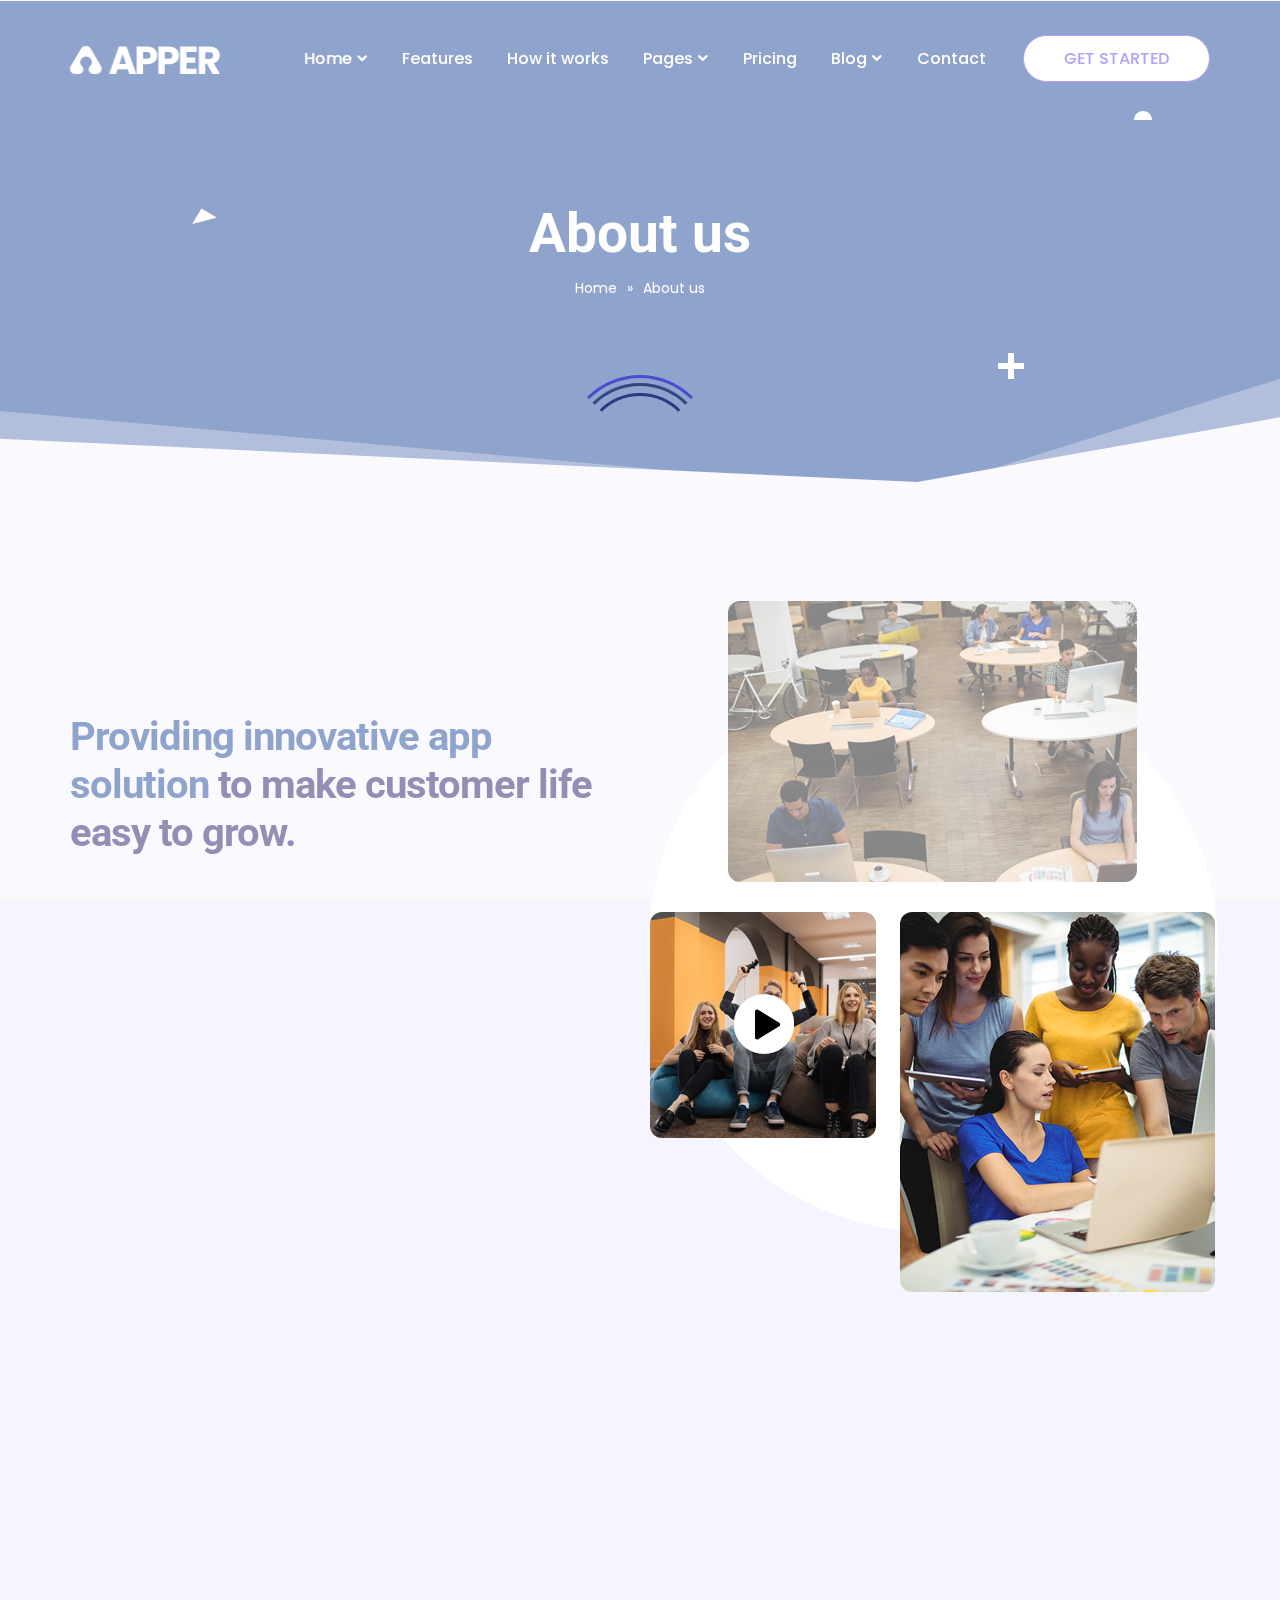
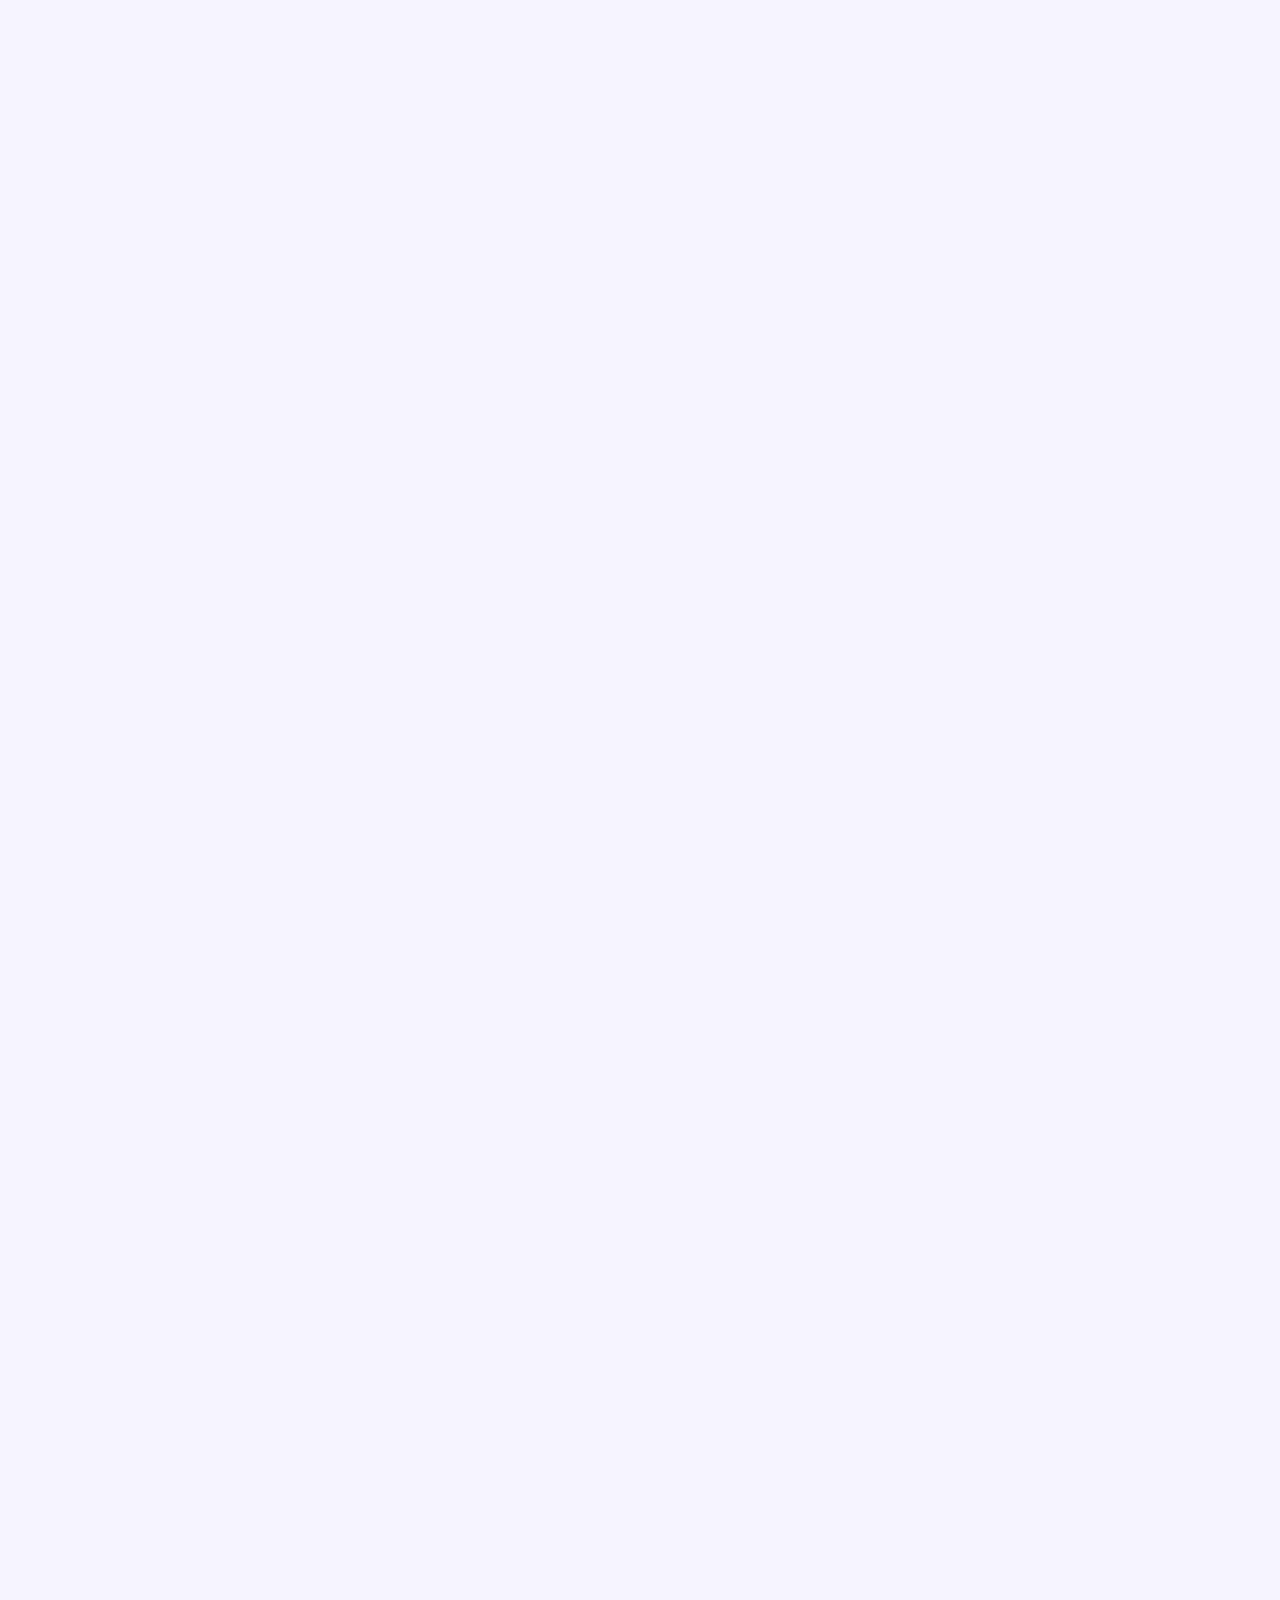
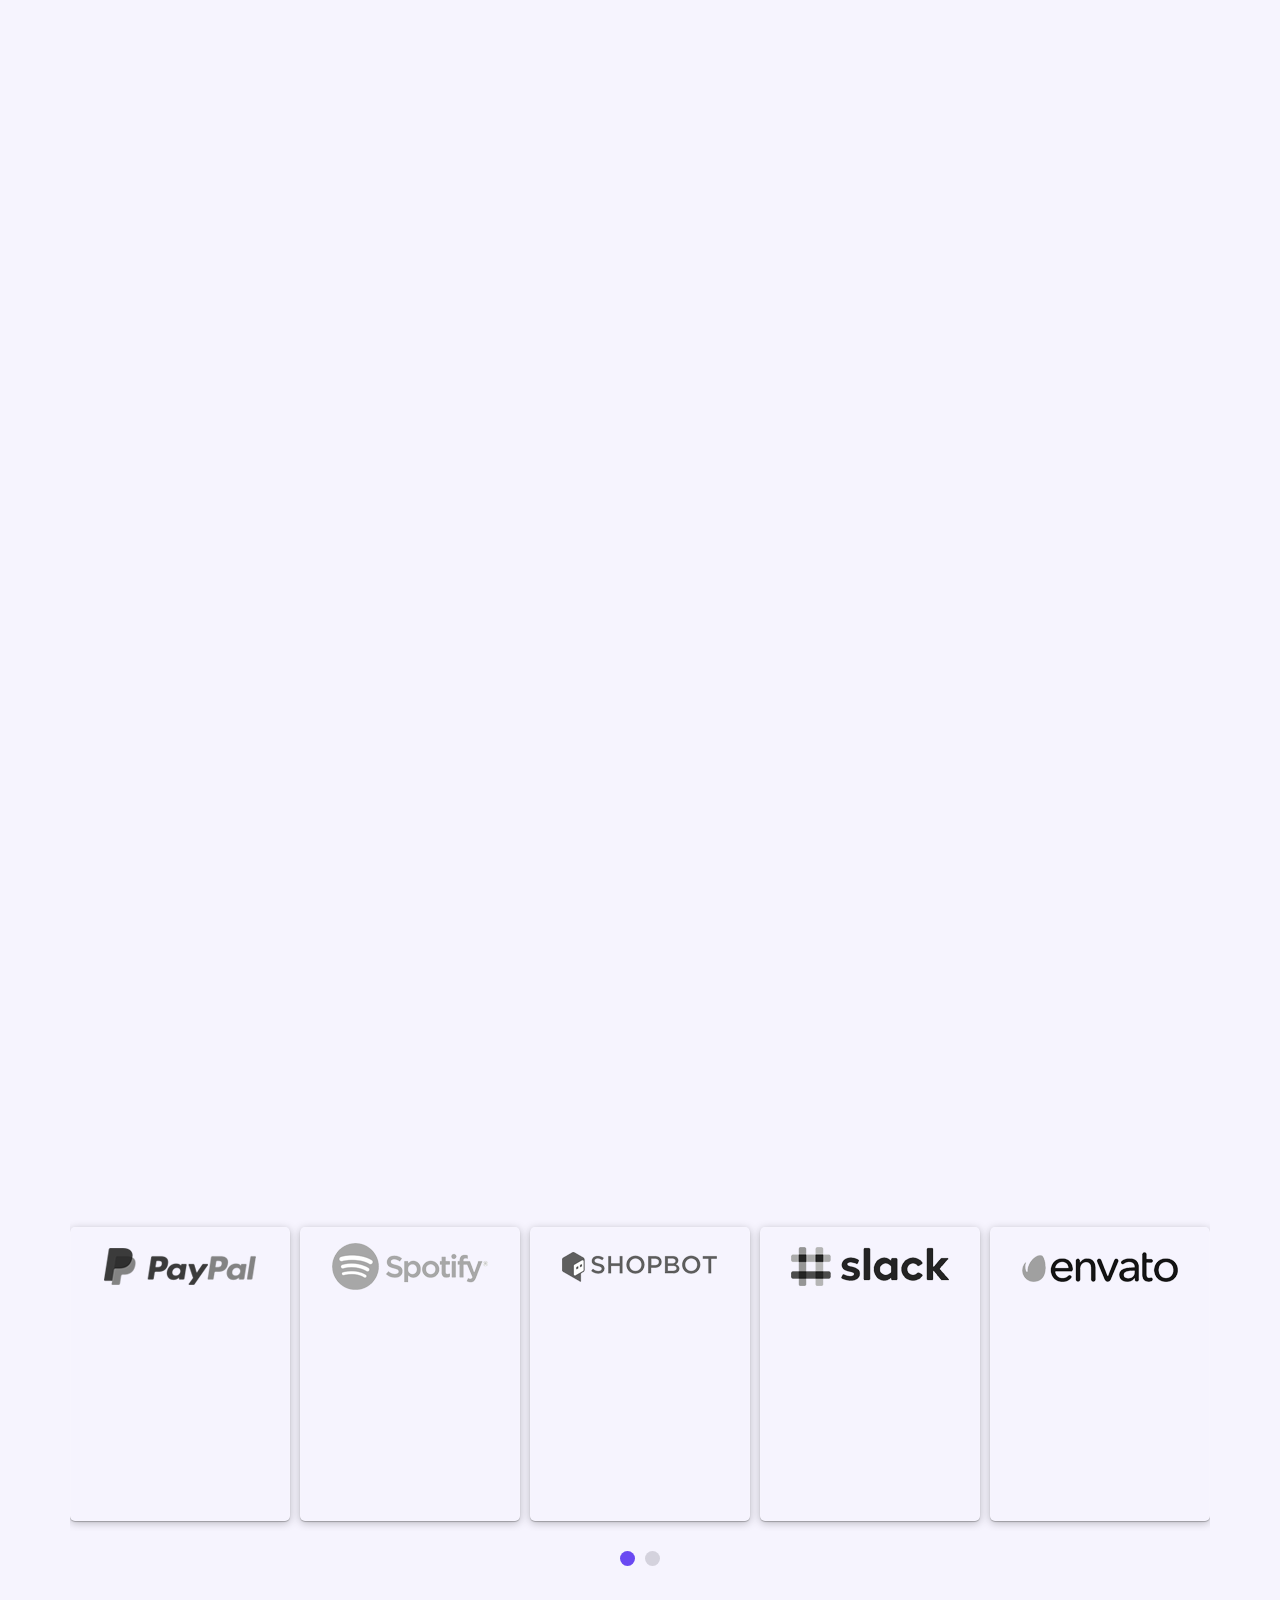
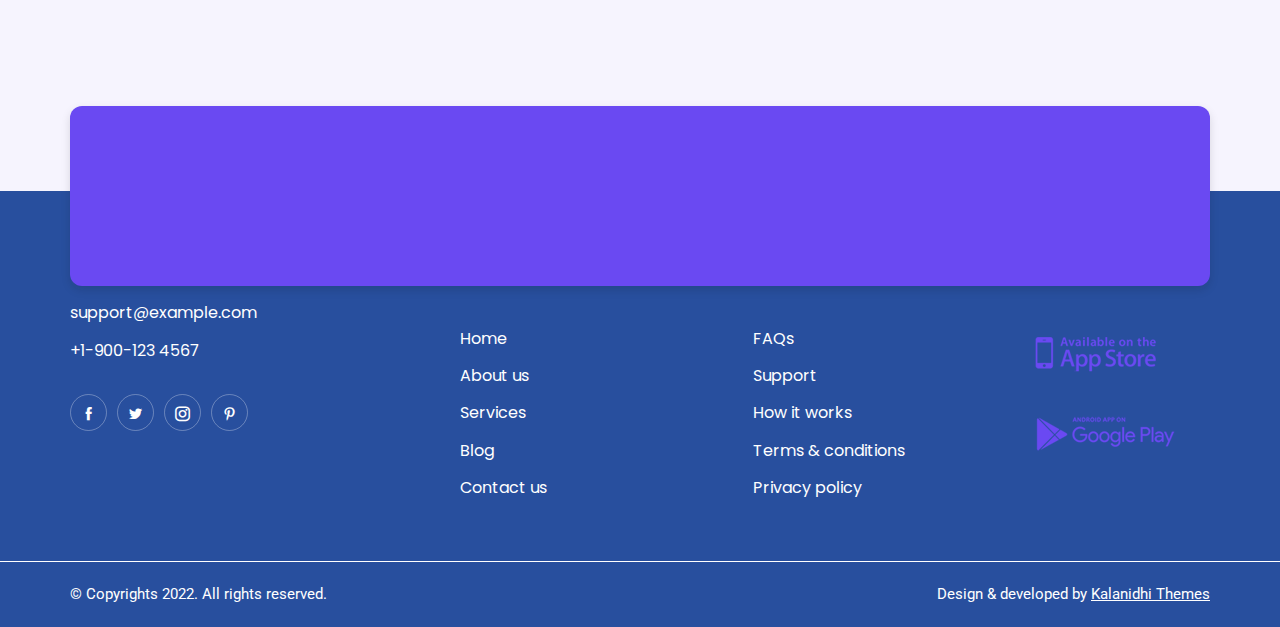
<file: about.html>
<!DOCTYPE html>
<html lang="en">


<!-- Mirrored from kalanidhithemes.com/live-preview/landing-page/apper/all-demo/06-app-landing-page-video-hero-full-background/about.html by HTTrack Website Copier/3.x [XR&CO'2014], Thu, 27 Jun 2024 15:11:00 GMT -->
<head>

  <meta charset="UTF-8">
  <meta http-equiv="X-UA-Compatible" content="IE=edge">
  <meta name="viewport" content="width=device-width, initial-scale=1.0">
  <title>About Us</title>

  <!-- icofont-css-link -->
  <link rel="stylesheet" href="css/icofont.min.css">
  <!-- Owl-Carosal-Style-link -->
  <link rel="stylesheet" href="css/owl.carousel.min.css">
  <!-- Bootstrap-Style-link -->
  <link rel="stylesheet" href="css/bootstrap.min.css">
  <!-- Aos-Style-link -->
  <link rel="stylesheet" href="css/aos.css">
  <!-- Coustome-Style-link -->
  <link rel="stylesheet" href="css/style.css">
  <!-- Responsive-Style-link -->
  <link rel="stylesheet" href="css/responsive.css">
  <!-- Favicon -->
  <link rel="shortcut icon" href="images/favicon.png" type="image/x-icon">

</head>

<body>

  <!-- Page-wrapper-Start -->
  <div class="page_wrapper body_color">

    <!-- Preloader -->
    <div id="preloader">
      <div id="loader"></div>
    </div>

    <!-- Header Start -->
    <header class="white_header">
      <!-- container start -->
      <div class="container">
        <!-- navigation bar -->
        <nav class="navbar navbar-expand-lg">
           <a class="navbar-brand" href="index.html">
            <img src="images/footer_logo.png" alt="image">
          </a>
          <button class="navbar-toggler" type="button" data-toggle="collapse" data-target="#navbarSupportedContent"
            aria-controls="navbarSupportedContent" aria-expanded="false" aria-label="Toggle navigation">
            <span class="navbar-toggler-icon">
              <!-- <i class="icofont-navigation-menu ico_menu"></i> -->
              <div class="toggle-wrap">
                <span class="toggle-bar"></span>
              </div>
            </span>
          </button>

          <div class="collapse navbar-collapse" id="navbarSupportedContent">
            <ul class="navbar-nav ml-auto">
              <!-- secondery menu start -->
              <li class="nav-item has_dropdown">
                <a class="nav-link" href="#">Home</a>
                <span class="drp_btn"><i class="icofont-rounded-down"></i></span>
                <div class="sub_menu">
                  <ul>
                    <li><a href="https://kalanidhithemes.com/live-preview/landing-page/apper/all-demo/01-app-landing-page-defoult/index.html">Home Defoult</a></li>
                    <li><a href="https://kalanidhithemes.com/live-preview/landing-page/apper/all-demo/02-app-landing-page-dark-hero/index.html">Home Dark Hero</a></li>
                    <li><a href="https://kalanidhithemes.com/live-preview/landing-page/apper/all-demo/03-app-landing-page-wave-animation/index.html">Home Wave </a></li>
                    <li><a href="https://kalanidhithemes.com/live-preview/landing-page/apper/all-demo/04-app-landing-page-gredient-color/index.html">Home Gredient</a></li>
                    <li><a href="https://kalanidhithemes.com/live-preview/landing-page/apper/all-demo/05-app-landing-page-video-hero/index.html">Home Video</a></li>
                    <li><a href="index.html">Home Video 2</a></li>
                  </ul>
                </div>
              </li>
              <!-- secondery menu end -->
              <li class="nav-item">
                <a class="nav-link" href="index.html#features">Features</a>
              </li>
              <li class="nav-item">
                <a class="nav-link" href="index.html#how_it_work">How it works</a>
              </li>
              
              <!-- secondery menu start -->
              <li class="nav-item has_dropdown">
                <a class="nav-link" href="#">Pages</a>
                <span class="drp_btn"><i class="icofont-rounded-down"></i></span>
                <div class="sub_menu">
                  <ul>
                    <li><a href="about.html">About Us</a></li>
                    <li><a href="reviews.html">Reviews</a></li>
                    <li><a href="contact.html">Contact Us</a></li>
                    <li><a href="faq.html">Faq</a></li>
                    <li><a href="sign-in.html">Sign In</a></li>
                    <li><a href="sign-up.html">Sign Up</a></li>
                    <li><a href="blog-list.html">Blog List</a></li>
                    <li><a href="blog-single.html">Blog Single</a></li>
                  </ul>
                </div>
              </li>
              <!-- secondery menu end -->

              <li class="nav-item">
                <a class="nav-link" href="pricing.html">Pricing</a>
              </li>
              
              <!-- secondery menu start -->
              <li class="nav-item has_dropdown">
                <a class="nav-link" href="#">Blog</a>
                <span class="drp_btn"><i class="icofont-rounded-down"></i></span>
                <div class="sub_menu">
                  <ul>
                    <li><a href="blog-list.html">Blog List</a></li>
                    <li><a href="blog-single.html">Blog Single</a></li>
                  </ul>
                </div>
              </li>
              <!-- secondery menu end -->
              
              <li class="nav-item">
                <a class="nav-link" href="contact.html">Contact</a>
              </li>
              <li class="nav-item">
                <a class="nav-link dark_btn" href="contact.html">GET STARTED</a>
              </li>
            </ul>
          </div>
        </nav>
        <!-- navigation end -->
      </div>
      <!-- container end -->
    </header>


    <!-- BredCrumb-Section -->
    <div class="bred_crumb">
      <div class="container">
        <!-- shape animation  -->
        <span class="banner_shape1"> <img src="images/banner-shape1.png" alt="image" > </span>
        <span class="banner_shape2"> <img src="images/banner-shape2.png" alt="image" > </span>
        <span class="banner_shape3"> <img src="images/banner-shape3.png" alt="image" > </span>

        <div class="bred_text">
          <h1>About us</h1>
          <ul>
            <li><a href="index.html">Home</a></li>
            <li><span>»</span></li>
            <li><a href="about.html">About us</a></li>
          </ul>
        </div>
      </div>
    </div>


    <!-- App-Solution-Section-Start -->
    <section class="row_am app_solution_section">
      <!-- container start -->
      <div class="container">
        <!-- row start -->
        <div class="row">
          <div class="col-lg-6">
            <!-- UI content -->
            <div class="app_text">
              <div class="section_title" data-aos="fade-up" data-aos-duration="1500" data-aos-delay="100">
                <h2><span>Providing innovative app solution</span> to make customer
                  life easy to grow.</h2>
              </div>
              <p data-aos="fade-up" data-aos-duration="1500">
                Lorem Ipsum is simply dummy text of the printing and type
                setting industry lorem Ipsum has been the industrys standard dummy text ever since the when an unknown
                printer took a galley of type and scrambled it to make a type specimen book. It has survived not only
                five centuries, but also the leap into electronic typesetting, remaining to make a type speci
                men book. It has survived essentially unchanged.
              </p>
              <p data-aos="fade-up" data-aos-duration="1500">
                Standard dummy text ever since the when an unknown printer took a galley of type and scrambled it to
                make a type specien book. It has survived not only five centuries, but also the leap into electronic
                typesetting.
              </p>
            </div>
          </div>
          <div class="col-lg-6">
            <div class="app_images" data-aos="fade-in" data-aos-duration="1500">
              <ul>
                <li><img src="images/abt_01.png" alt=""></li>
                <li>
                  <a class="popup-youtube play-button"
                    data-url="https://www.youtube.com/embed/tgbNymZ7vqY?autoplay=1&mute=1" data-toggle="modal"
                    data-target="#myModal" title="About Video">
                    <img src="images/abt_02.png" alt="">
                    <div class="waves-block">
                      <div class="waves wave-1"></div>
                      <div class="waves wave-2"></div>
                      <div class="waves wave-3"></div>
                    </div>
                    <span class="play_icon"><img src="images/play_black.png" alt="image"></span>
                  </a>
                </li>
                <li><img src="images/abt_03.png" alt=""></li>
              </ul>
            </div>
          </div>
        </div>
        <!-- row end -->
      </div>
      <!-- container end -->
    </section>
    <!-- App-Solution-Section-end -->


    <!-- Why we are section Start -->
    <section class="row_am why_we_section" data-aos="fade-in">
      <div class="why_inner">
        <div class="container">
          <div class="section_title" data-aos="fade-up" data-aos-duration="1500" data-aos-delay="100">
            <h2><span>Why we are different</span> from others!</h2>
            <p>Lorem Ipsum is simply dummy text of the printing and typese tting <br> indus orem Ipsum has beenthe standard
              dummy.</p>
          </div>
          <div class="row">
            <div class="col-md-6 col-lg-3">
              <div class="why_box" data-aos="fade-up" data-aos-duration="1500" data-aos-delay="100">
                <div class="icon">
                  <img src="images/secure.png" alt="image">
                </div>
                <div class="text">
                  <h3>Secure code</h3>
                  <p>Lorem Ipsum is simply dummy text of the printing and type
                    setting indus ideas.
                  </p>
                </div>
              </div>
            </div>
            <div class="col-md-6 col-lg-3">
              <div class="why_box" data-aos="fade-up" data-aos-duration="1500" data-aos-delay="200">
                <div class="icon">
                  <img src="images/abt_functional.png" alt="image">
                </div>
                <div class="text">
                  <h3>Fully functional</h3>
                  <p>Simply dummy text of the printing and typesetting indus lorem Ipsum is dummy.</p>
                </div>
              </div>
            </div>
            <div class="col-md-6 col-lg-3">
              <div class="why_box" data-aos="fade-up" data-aos-duration="1500" data-aos-delay="300">
                <div class="icon">
                  <img src="images/communication.png" alt="image">
                </div>
                <div class="text">
                  <h3>Best communication</h3>
                  <p>Lorem Ipsum is simply dummy text of the printing and type
                    setting indus ideas.
                  </p>
                </div>
              </div>
            </div>
            <div class="col-md-6 col-lg-3">
              <div class="why_box" data-aos="fade-up" data-aos-duration="1500" data-aos-delay="400">
                <div class="icon">
                  <img src="images/abt_support.png" alt="image">
                </div>
                <div class="text">
                  <h3>24-7 Support</h3>
                  <p>Simply dummy text of the printing and typesetting indus lorem Ipsum is dummy.</p>
                </div>
              </div>
            </div>
          </di>
        </div>
      </div>
    </section>


    <!-- About-App-Section-Start -->
    <section class="row_am about_app_section about_page_sectino">
      <!-- container start -->
      <div class="container">
        <!-- row start -->
        <div class="row">
          <div class="col-lg-6">
            <!-- about images -->
            <div class="abt_img" data-aos="fade-in" data-aos-duration="1500">
                <img src="images/about_main.png" alt="image">
            </div>
          </div>
          <div class="col-lg-6">
            <!-- about text -->
            <div class="about_text">
              <div class="section_title" data-aos="fade-up" data-aos-duration="1500" data-aos-delay="100">
                <!-- h2 --> 
                <h2> <span>We focus on quality,</span> never
                  focus on quantity</h2>
                <!-- p -->
                <p>
                  Lorem Ipsum is simply dummy text of the printing and typesetting industry lorem Ipsum has been the industrys standard dummy text ever since the when an unknown printer took a galley of type and.
                </p>
              </div>
              <!-- UL -->
              <ul class="app_statstic" id="counter" data-aos="fade-in" data-aos-duration="1500">
                <li>
                  <div class="icon">
                    <img src="images/download.png" alt="image">
                  </div>
                  <div class="text">
                    <p><span class="counter-value" data-count="17">0</span><span>M+</span></p>
                    <p>Download</p>
                  </div>
                </li>
                <li>
                  <div class="icon">
                    <img src="images/followers.png" alt="image">
                  </div>
                  <div class="text">
                    <p><span class="counter-value" data-count="08">0 </span><span>M+</span></p>
                    <p>Followers</p>
                  </div>
                </li>
                <li>
                  <div class="icon">
                    <img src="images/reviews.png" alt="image">
                  </div>
                  <div class="text">
                    <p><span class="counter-value" data-count="2300">1500</span><span>+</span></p>
                    <p>Reviews</p>
                  </div>
                </li>
                <li>
                  <div class="icon">
                    <img src="images/countries.png" alt="image">
                  </div>
                  <div class="text">
                    <p><span class="counter-value" data-count="150">0</span><span>+</span></p>
                    <p>Countries</p>
                  </div>
                </li>
              </ul>
              <!-- UL end -->
            </div>
          </div>
        </div>
        <!-- row end -->
      </div>
      <!-- container end -->
    </section>
    <!-- About-App-Section-end -->


    <!--Experts Team Section Start  -->
    <section class="row_am experts_team_section">
      <div class="container">
        <div class="section_title" data-aos="fade-up" data-aos-duration="1500" data-aos-delay="100">
          <!-- h2 --> 
          <h2> Meet our <span> experts </span></h2>
          <!-- p -->
          <p>
            Lorem Ipsum is simply dummy text of the printing and typese tting <br> indus orem Ipsum has beenthe standard dummy.
          </p>
        </div>
        <div class="row">
          <div class="col-md-6 col-lg-3"  data-aos="fade-up" data-aos-duration="1500" data-aos-delay="100">
            <div class="experts_box">
              <img src="images/experts_01.png" alt="image">
              <div class="text">
                <h3>Steav Joe</h3>
                <span>CEO & Co-Founder</span>
                <ul class="social_media">
                  <li><a href="#"><i class="icofont-facebook"></i></a></li>
                  <li><a href="#"><i class="icofont-twitter"></i></a></li>
                  <li><a href="#"><i class="icofont-instagram"></i></a></li>
                </ul>
              </div>
            </div>
          </div>
          <div class="col-md-6 col-lg-3"  data-aos="fade-up" data-aos-duration="1500" data-aos-delay="200">
            <div class="experts_box">
              <img src="images/experts_02.png" alt="image">
              <div class="text">
                <h3>Mark Dele</h3>
                <span>Co-Founder</span>
                <ul class="social_media">
                  <li><a href="#"><i class="icofont-facebook"></i></a></li>
                  <li><a href="#"><i class="icofont-twitter"></i></a></li>
                  <li><a href="#"><i class="icofont-instagram"></i></a></li>
                </ul>
              </div>
            </div>
          </div>
          <div class="col-md-6 col-lg-3"  data-aos="fade-up" data-aos-duration="1500" data-aos-delay="300">
            <div class="experts_box">
              <img src="images/experts_03.png" alt="image">
              <div class="text">
                <h3>Jolley Sihe</h3>
                <span>Business Developer</span>
                <ul class="social_media">
                  <li><a href="#"><i class="icofont-facebook"></i></a></li>
                  <li><a href="#"><i class="icofont-twitter"></i></a></li>
                  <li><a href="#"><i class="icofont-instagram"></i></a></li>
                </ul>
              </div>
            </div>
          </div>
          <div class="col-md-6 col-lg-3"  data-aos="fade-up" data-aos-duration="1500" data-aos-delay="400">
            <div class="experts_box">
              <img src="images/experts_04.png" alt="image">
              <div class="text">
                <h3>Rimy Nail</h3>
                <span>Marketing & Sales</span>
                <ul class="social_media">
                  <li><a href="#"><i class="icofont-facebook"></i></a></li>
                  <li><a href="#"><i class="icofont-twitter"></i></a></li>
                  <li><a href="#"><i class="icofont-instagram"></i></a></li>
                </ul>
              </div>
            </div>
          </div>
        </div>
      </div>
    </section>


    <!-- Query Section Start -->
    <section class="row_am query_section">
      <div class="query_inner" data-aos="fade-in" data-aos-duration="1500">
          <div class="container">
            <!-- shape animation  -->
            <span class="banner_shape1"> <img src="images/banner-shape1.png" alt="image" > </span>
            <span class="banner_shape2"> <img src="images/banner-shape2.png" alt="image" > </span>
            <span class="banner_shape3"> <img src="images/banner-shape3.png" alt="image" > </span>
        
              <div class="section_title">
                  <h2>Have any query about ?</h2>
                  <p>Lorem Ipsum is simply dummy text of the printing and typese tting <br> indus orem Ipsum has beenthe standard dummy.</p>
              </div>
              <a href="contact.html" class="btn white_btn">CONTACT US NOW</a>
          </div>
      </div>
    </section>


    <!-- Trusted Section start -->
    <section class="row_am trusted_section mt-0 about_trust_section">
      <!-- container start -->
      <div class="container">
        <div class="section_title" data-aos="fade-up" data-aos-duration="1500" data-aos-delay="100">
          <!-- h2 -->
          <h2>Trusted by <span>150+</span> companies</h2>
          <!-- p -->
          <p>Lorem Ipsum is simply dummy text of the printing and typese tting <br> indus orem Ipsum has beenthe
            standard dummy.</p>
        </div>

        <!-- logos slider start -->
        <div class="company_logos">
          <div id="company_slider" class="owl-carousel owl-theme">
            <div class="item">
              <div class="logo">
                <img src="images/paypal.png" alt="image">
              </div>
            </div>
            <div class="item">
              <div class="logo">
                <img src="images/spoty.png" alt="image">
              </div>
            </div>
            <div class="item">
              <div class="logo">
                <img src="images/shopboat.png" alt="image">
              </div>
            </div>
            <div class="item">
              <div class="logo">
                <img src="images/slack.png" alt="image">
              </div>
            </div>
            <div class="item">
              <div class="logo">
                <img src="images/envato.png" alt="image">
              </div>
            </div>
            <div class="item">
              <div class="logo">
                <img src="images/paypal.png" alt="image">
              </div>
            </div>
            <div class="item">
              <div class="logo">
                <img src="images/spoty.png" alt="image">
              </div>
            </div>
            <div class="item">
              <div class="logo">
                <img src="images/shopboat.png" alt="image">
              </div>
            </div>
          </div>
        </div>
        <!-- logos slider end -->
      </div>
      <!-- container end -->
    </section>
    <!-- Trusted Section ends -->


    <!-- News-Letter-Section-Start -->
    <section class="newsletter_section">
      <!-- container start -->
      <div class="container">
        <div class="newsletter_box">
          <div class="section_title" data-aos="fade-in" data-aos-duration="1500" data-aos-delay="100">
            <!-- h2 -->
            <h2>Subscribe newsletter</h2>
            <!-- p -->
            <p>Be the first to recieve all latest post in your inbox</p>
          </div>
          <form action="#" data-aos="fade-in" data-aos-duration="1500" data-aos-delay="100">
            <div class="form-group">
              <input type="email" class="form-control" placeholder="Enter your email">
            </div>
            <div class="form-group">
              <button class="btn">SUBMIT</button>
            </div>
          </form>
        </div>
      </div>
      <!-- container end -->
    </section>
    <!-- News-Letter-Section-end -->


    <!-- Footer-Section start -->
    <footer>
      <div class="top_footer has_bg">
        <!-- container start -->
        <div class="container">
          <!-- row start -->
          <div class="row">
            <!-- footer link 1 -->
            <div class="col-lg-4 col-md-6 col-12">
              <div class="abt_side">
                <div class="logo"> <img src="images/footer_logo.png" alt="image"></div>
                <ul>
                  <li><a href="#">support@example.com</a></li>
                  <li><a href="#">+1-900-123 4567</a></li>
                </ul>
                <ul class="social_media">
                  <li><a href="#"><i class="icofont-facebook"></i></a></li>
                  <li><a href="#"><i class="icofont-twitter"></i></a></li>
                  <li><a href="#"><i class="icofont-instagram"></i></a></li>
                  <li><a href="#"><i class="icofont-pinterest"></i></a></li>
                </ul>
              </div>
            </div>

            <!-- footer link 2 -->
            <div class="col-lg-3 col-md-6 col-12">
              <div class="links">
                <h3>Useful Links</h3>
                <ul>
                  <li><a href="index.html">Home</a></li>
                  <li><a href="#">About us</a></li>
                  <li><a href="#">Services</a></li>
                  <li><a href="#">Blog</a></li>
                  <li><a href="#">Contact us</a></li>
                </ul>
              </div>
            </div>

            <!-- footer link 3 -->
            <div class="col-lg-3 col-md-6 col-12">
              <div class="links">
                <h3>Help & Suport</h3>
                <ul>
                  <li><a href="#">FAQs</a></li>
                  <li><a href="#">Support</a></li>
                  <li><a href="#">How it works</a></li>
                  <li><a href="#">Terms & conditions</a></li>
                  <li><a href="#">Privacy policy</a></li>
                </ul>
              </div>
            </div>

            <!-- footer link 4 -->
            <div class="col-lg-2 col-md-6 col-12">
              <div class="try_out">
                <h3>Let’s Try Out</h3>
                <ul class="app_btn">
                  <li>
                    <a href="#">
                      <img src="images/appstore_blue.png" alt="image">
                    </a>
                  </li>
                  <li>
                    <a href="#">
                      <img src="images/googleplay_blue.png" alt="image">
                    </a>
                  </li>
                </ul>
              </div>
            </div>
          </div>
          <!-- row end -->
        </div>
        <!-- container end -->
      </div>

      <!-- last footer -->
      <div class="bottom_footer">
        <!-- container start -->
        <div class="container">
          <!-- row start -->
          <div class="row">
            <div class="col-md-6">
              <p>© Copyrights 2022. All rights reserved.</p>
            </div>
            <div class="col-md-6">
              <p class="developer_text">Design & developed by <a href="https://themeforest.net/user/kalanidhithemes" target="blank">Kalanidhi Themes</a></p>
            </div>
          </div>
          <!-- row end -->
        </div>
        <!-- container end -->
      </div>

      <!-- go top button -->
      <div class="go_top">
        <span><img src="images/go_top.png" alt="image"></span>
      </div>
    </footer>
    <!-- Footer-Section end -->

    <!-- VIDEO MODAL -->
    <div class="modal fade youtube-video" id="myModal" tabindex="-1" role="dialog" aria-labelledby="myModalLabel">
      <div class="modal-dialog" role="document">
        <div class="modal-content">
          <button id="close-video" type="button" class="button btn btn-default text-right" data-dismiss="modal">
            <i class="icofont-close-line-circled"></i>
          </button>
          <div class="modal-body">
            <div id="video-container" class="video-container">
              <iframe id="youtubevideo" src="#" width="640" height="360" frameborder="0" allowfullscreen></iframe>
            </div>
          </div>
          <div class="modal-footer">
          </div>
        </div>
      </div>
    </div>


  </div>
  <!-- Page-wrapper-End -->

  <!-- Jquery-js-Link -->
  <script src="js/jquery.js"></script>
  <!-- owl-js-Link -->
  <script src="js/owl.carousel.min.js"></script>
  <!-- bootstrap-js-Link -->
  <script src="js/bootstrap.min.js"></script>
  <!-- aos-js-Link -->
  <script src="js/aos.js"></script>
  <!-- main-js-Link -->
  <script src="js/main.js"></script>

</body>


<!-- Mirrored from kalanidhithemes.com/live-preview/landing-page/apper/all-demo/06-app-landing-page-video-hero-full-background/about.html by HTTrack Website Copier/3.x [XR&CO'2014], Thu, 27 Jun 2024 15:11:30 GMT -->
</html>
</file>
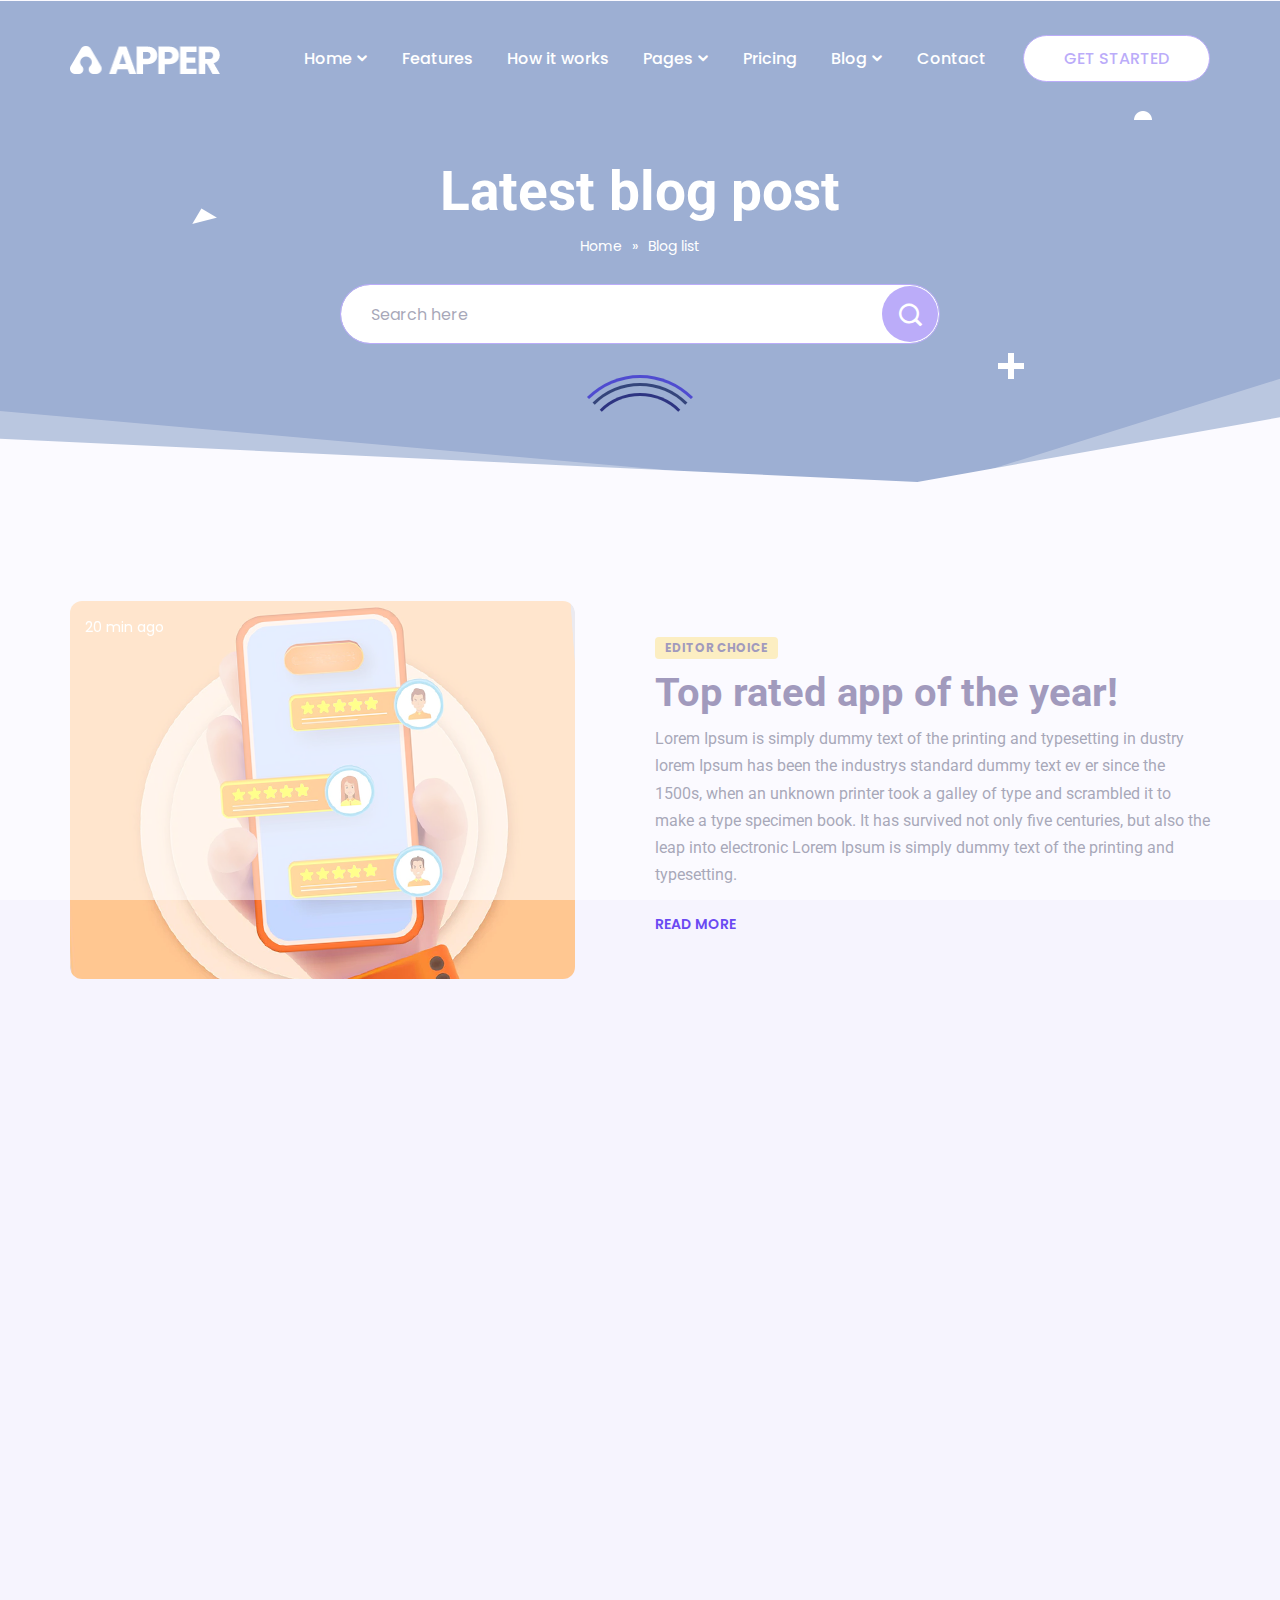
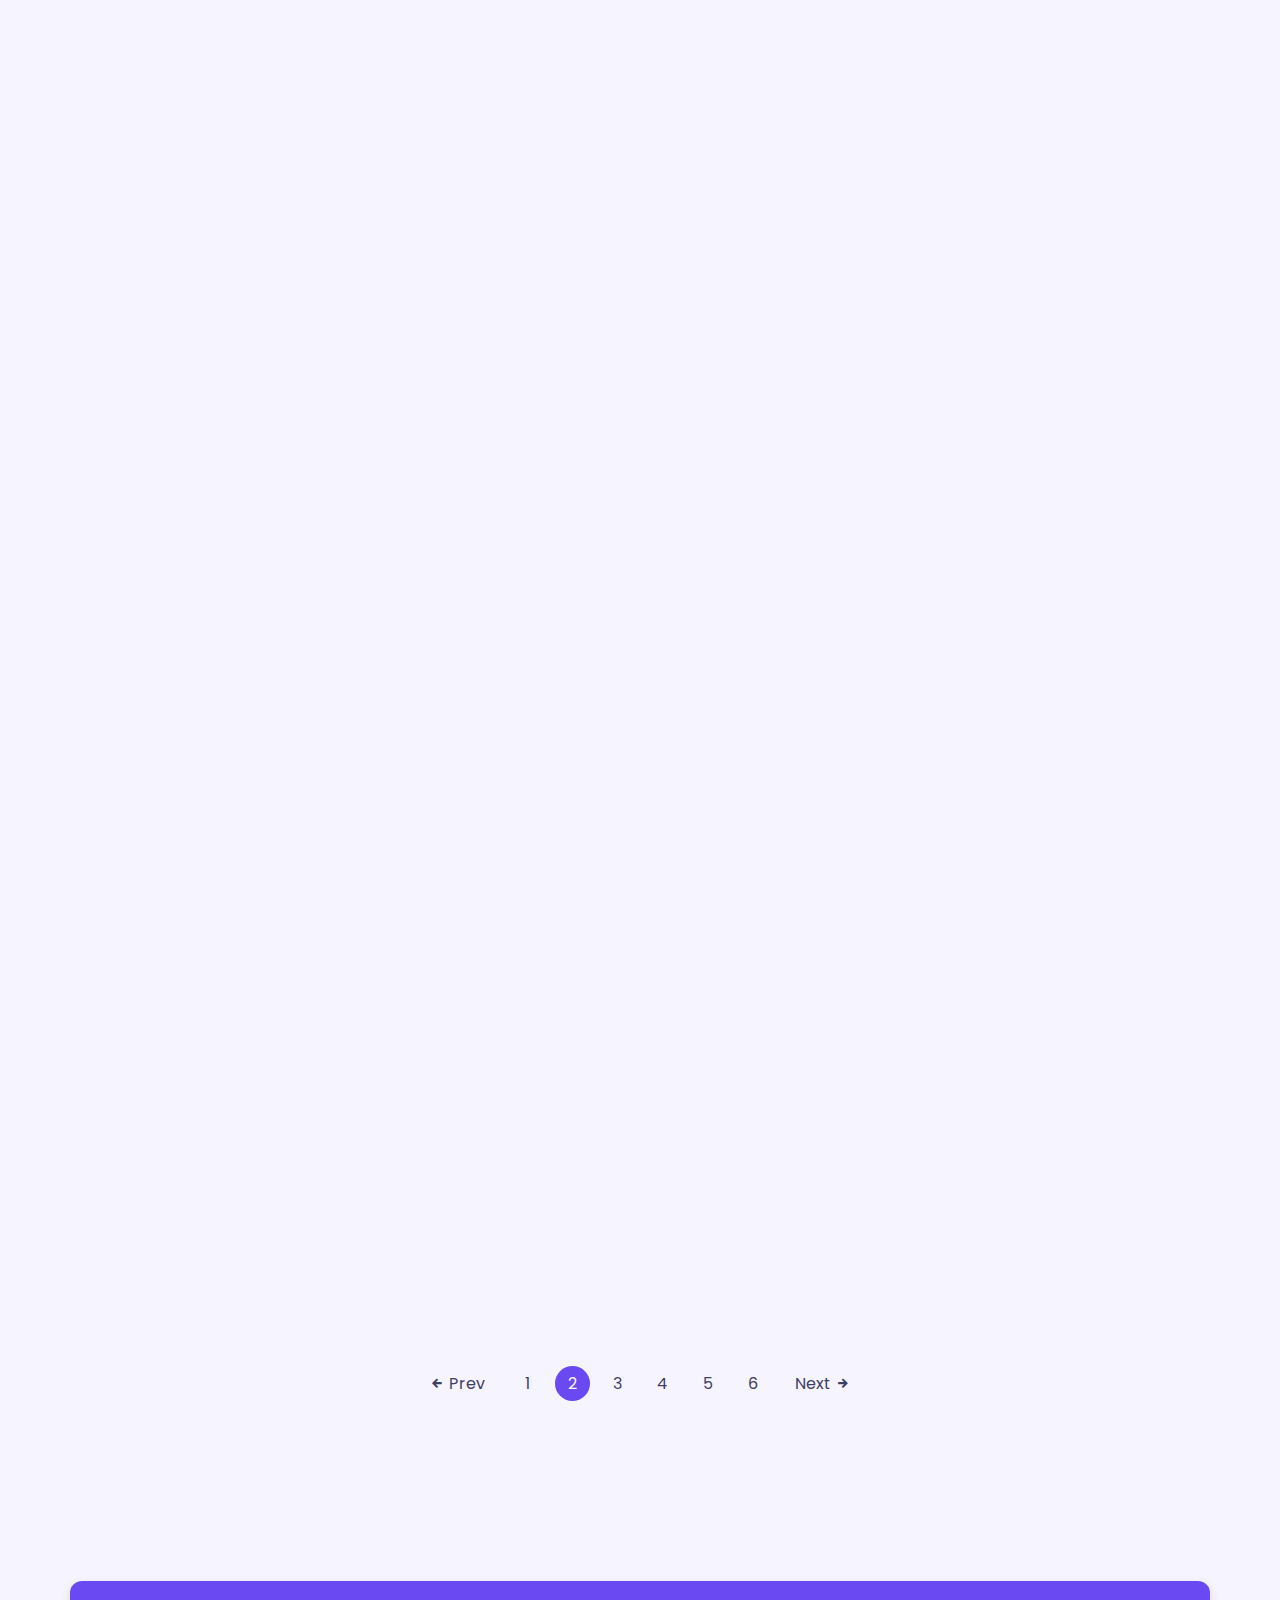
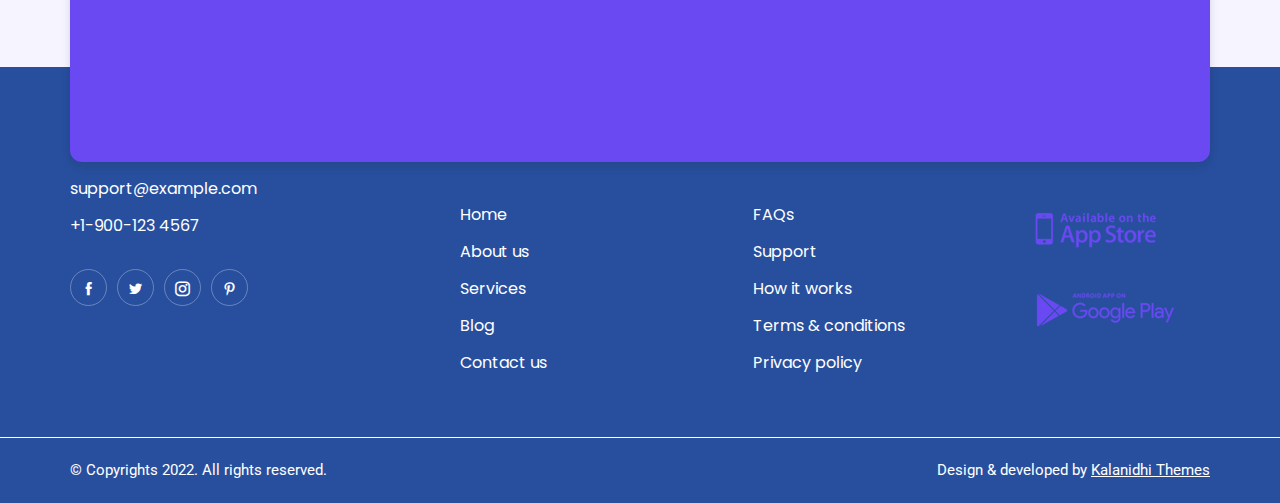
<file: blog-list.html>
<!DOCTYPE html>
<html lang="en">


<!-- Mirrored from kalanidhithemes.com/live-preview/landing-page/apper/all-demo/06-app-landing-page-video-hero-full-background/blog-list.html by HTTrack Website Copier/3.x [XR&CO'2014], Thu, 27 Jun 2024 15:11:41 GMT -->
<head>

  <meta charset="UTF-8">
  <meta http-equiv="X-UA-Compatible" content="IE=edge">
  <meta name="viewport" content="width=device-width, initial-scale=1.0">
  <title>Latest blog post</title>

  <!-- icofont-css-link -->
  <link rel="stylesheet" href="css/icofont.min.css">
  <!-- Owl-Carosal-Style-link -->
  <link rel="stylesheet" href="css/owl.carousel.min.css">
  <!-- Bootstrap-Style-link -->
  <link rel="stylesheet" href="css/bootstrap.min.css">
  <!-- Aos-Style-link -->
  <link rel="stylesheet" href="css/aos.css">
  <!-- Coustome-Style-link -->
  <link rel="stylesheet" href="css/style.css">
  <!-- Responsive-Style-link -->
  <link rel="stylesheet" href="css/responsive.css">
  <!-- Favicon -->
  <link rel="shortcut icon" href="images/favicon.png" type="image/x-icon">

</head>

<body>

  <!-- Page-wrapper-Start -->
  <div class="page_wrapper body_color">

    <!-- Preloader -->
    <div id="preloader">
      <div id="loader"></div>
    </div>

    <!-- Header Start -->
    <header class="white_header">
      <!-- container start -->
      <div class="container">
        <!-- navigation bar -->
        <nav class="navbar navbar-expand-lg">
           <a class="navbar-brand" href="index.html">
            <img src="images/footer_logo.png" alt="image">
          </a>
          <button class="navbar-toggler" type="button" data-toggle="collapse" data-target="#navbarSupportedContent"
            aria-controls="navbarSupportedContent" aria-expanded="false" aria-label="Toggle navigation">
            <span class="navbar-toggler-icon">
              <!-- <i class="icofont-navigation-menu ico_menu"></i> -->
              <div class="toggle-wrap">
                <span class="toggle-bar"></span>
              </div>
            </span>
          </button>

          <div class="collapse navbar-collapse" id="navbarSupportedContent">
            <ul class="navbar-nav ml-auto">
              <!-- secondery menu start -->
              <li class="nav-item has_dropdown">
                <a class="nav-link" href="#">Home</a>
                <span class="drp_btn"><i class="icofont-rounded-down"></i></span>
                <div class="sub_menu">
                  <ul>
                    <li><a href="https://kalanidhithemes.com/live-preview/landing-page/apper/all-demo/01-app-landing-page-defoult/index.html">Home Defoult</a></li>
                    <li><a href="https://kalanidhithemes.com/live-preview/landing-page/apper/all-demo/02-app-landing-page-dark-hero/index.html">Home Dark Hero</a></li>
                    <li><a href="https://kalanidhithemes.com/live-preview/landing-page/apper/all-demo/03-app-landing-page-wave-animation/index.html">Home Wave </a></li>
                    <li><a href="https://kalanidhithemes.com/live-preview/landing-page/apper/all-demo/04-app-landing-page-gredient-color/index.html">Home Gredient</a></li>
                    <li><a href="https://kalanidhithemes.com/live-preview/landing-page/apper/all-demo/05-app-landing-page-video-hero/index.html">Home Video</a></li>
                    <li><a href="index.html">Home Video 2</a></li>
                  </ul>
                </div>
              </li>
              <!-- secondery menu end -->
              <li class="nav-item">
                <a class="nav-link" href="index.html#features">Features</a>
              </li>
              <li class="nav-item">
                <a class="nav-link" href="index.html#how_it_work">How it works</a>
              </li>
              
              <!-- secondery menu start -->
              <li class="nav-item has_dropdown">
                <a class="nav-link" href="#">Pages</a>
                <span class="drp_btn"><i class="icofont-rounded-down"></i></span>
                <div class="sub_menu">
                  <ul>
                    <li><a href="about.html">About Us</a></li>
                    <li><a href="reviews.html">Reviews</a></li>
                    <li><a href="contact.html">Contact Us</a></li>
                    <li><a href="faq.html">Faq</a></li>
                    <li><a href="sign-in.html">Sign In</a></li>
                    <li><a href="sign-up.html">Sign Up</a></li>
                    <li><a href="blog-list.html">Blog List</a></li>
                    <li><a href="blog-single.html">Blog Single</a></li>
                  </ul>
                </div>
              </li>
              <!-- secondery menu end -->

              <li class="nav-item">
                <a class="nav-link" href="pricing.html">Pricing</a>
              </li>

              <!-- secondery menu start -->
              <li class="nav-item has_dropdown">
                <a class="nav-link" href="#">Blog</a>
                <span class="drp_btn"><i class="icofont-rounded-down"></i></span>
                <div class="sub_menu">
                  <ul>
                    <li><a href="blog-list.html">Blog List</a></li>
                    <li><a href="blog-single.html">Blog Single</a></li>
                  </ul>
                </div>
              </li>
              <!-- secondery menu end -->

              <li class="nav-item">
                <a class="nav-link" href="contact.html">Contact</a>
              </li>
              <li class="nav-item">
                <a class="nav-link dark_btn" href="contact.html">GET STARTED</a>
              </li>
            </ul>
          </div>
        </nav>
        <!-- navigation end -->
      </div>
      <!-- container end -->
    </header>


    <!-- BredCrumb-Section -->
    <div class="bred_crumb">
      <div class="container">
        <!-- shape animation  -->
        <span class="banner_shape1"> <img src="images/banner-shape1.png" alt="image" > </span>
        <span class="banner_shape2"> <img src="images/banner-shape2.png" alt="image" > </span>
        <span class="banner_shape3"> <img src="images/banner-shape3.png" alt="image" > </span>

        <div class="bred_text">
          <h1>Latest blog post</h1>
          <ul>
            <li><a href="index.html">Home</a></li>
            <li><span>»</span></li>
            <li><a href="blog-list.html">Blog list</a></li>
          </ul>
          <div class="search_bar">
            <form action="#">
                <div class="form-group">
                    <input type="text" placeholder="Search here" class="form-control">
                    <button class="btn" type="submit"><i class="icofont-search-1"></i></button>
                </div>
            </form>
          </div>
        </div>
      </div>
    </div>


    <!-- Blog-Detail-Section-Start -->
    <section class="row_am blog_list_main">
      <!-- container start -->
      <div class="container">
        <!-- row start -->
        <div class="row">
          <div class="col-lg-6" data-aos="fade-in" data-aos-duration="1500">
            <div class="blog_img">
                <img src="images/blod-detail.png" alt="image">
                <span>20 min ago</span>
            </div>
          </div>
          <div class="col-lg-6">
              <div class="blog_text">
                <span class="choice_badge">EDITOR CHOICE</span>
                <div class="section_title">
                  <h2>Top rated app of the year!</h2>
                  <p>Lorem Ipsum is simply dummy text of the printing and typesetting in
                    dustry lorem Ipsum has been the industrys standard dummy text ev
                    er since the 1500s, when an unknown printer took a galley of type and scrambled it to make a type specimen book. It has survived not only five centuries, but also the leap into electronic Lorem Ipsum is simply dummy text of the printing and typesetting.</p>
                    <a href="blog-single.html">READ MORE</a>
                </div>
              </div>
          </div>
        </div>
        <!-- row end -->
      </div>
      <!-- container end -->
    </section>
    <!-- Blog-Detail-Section-end -->

    <!-- Story-Section-Start -->
    <section class="row_am latest_story blog_list_story" id="blog">
      <!-- container start -->
      <div class="container">
          <!-- row start -->
          <div class="row">
            <!-- story -->
            <div class="col-md-4">
                <div class="story_box" data-aos="fade-up" data-aos-duration="1500">
                    <div class="story_img">
                      <img src="images/story01.png" alt="image" >
                      <span>45 min ago</span>
                    </div>
                    <div class="story_text">
                        <h3>Cool features added!</h3>
                        <p>Lorem Ipsum is simply dummy text of the printing and typesetting 
                          industry lorem Ipsum has.</p>
                        <a href="blog-single.html">READ MORE</a>
                    </div>
                </div>
            </div>

            <!-- story -->
            <div class="col-md-4">
                <div class="story_box" data-aos="fade-up" data-aos-duration="1500">
                    <div class="story_img">
                      <img src="images/story02.png" alt="image" >
                      <span>45 min ago</span>
                    </div>
                    <div class="story_text">
                          <h3>Top rated app! Yupp.</h3>
                        <p>Simply dummy text of the printing and typesetting industry lorem Ipsum has Lorem Ipsum is.</p>
                        <a href="blog-single.html">READ MORE</a>
                    </div>
                </div>
            </div>

            <!-- story -->
            <div class="col-md-4">
                <div class="story_box" data-aos="fade-up" data-aos-duration="1500">
                    <div class="story_img">
                      <img src="images/story03.png" alt="image" >
                      <span>45 min ago</span>
                    </div>
                    <div class="story_text">
                          <h3>Creative ideas on app.</h3>
                        <p>Printing and typesetting industry lorem Ipsum has Lorem simply dummy text of the.</p>
                        <a href="blog-single.html">READ MORE</a>
                    </div>
                </div>
            </div>
           
            <!-- story -->
            <div class="col-md-4">
                <div class="story_box" data-aos="fade-up" data-aos-duration="1500">
                    <div class="story_img">
                      <img src="images/story04.png" alt="image" >
                      <span>45 min ago</span>
                    </div>
                    <div class="story_text">
                        <h3>Excellence UI design</h3>
                        <p>Lorem Ipsum is simply dummy text of the printing and typesetting 
                          industry lorem Ipsum has.</p>
                        <a href="blog-single.html">READ MORE</a>
                    </div>
                </div>
            </div>

            <!-- story -->
            <div class="col-md-4">
                <div class="story_box" data-aos="fade-up" data-aos-duration="1500">
                    <div class="story_img">
                      <img src="images/story05.png" alt="image" >
                      <span>45 min ago</span>
                    </div>
                    <div class="story_text">
                          <h3>Quick and easy Search</h3>
                        <p>Simply dummy text of the printing and typesetting industry lorem Ipsum has Lorem Ipsum is.</p>
                        <a href="blog-single.html">READ MORE</a>
                    </div>
                </div>
            </div>

            <!-- story -->
            <div class="col-md-4">
                <div class="story_box" data-aos="fade-up" data-aos-duration="1500">
                    <div class="story_img">
                      <img src="images/story06.png" alt="image" >
                      <span>45 min ago</span>
                    </div>
                    <div class="story_text">
                          <h3>Chat function eded</h3>
                        <p>Printing and typesetting industry lorem Ipsum has Lorem simply dummy text of the.</p>
                        <a href="blog-single.html">READ MORE</a>
                    </div>
                </div>
            </div>

            <!-- story -->
            <div class="col-md-4">
                <div class="story_box" data-aos="fade-up" data-aos-duration="1500">
                    <div class="story_img">
                      <img src="images/story07.png" alt="image" >
                      <span>45 min ago</span>
                    </div>
                    <div class="story_text">
                        <h3>Cool features added!</h3>
                        <p>Lorem Ipsum is simply dummy text of the printing and typesetting 
                          industry lorem Ipsum has.</p>
                        <a href="blog-single.html">READ MORE</a>
                    </div>
                </div>
            </div>

            <!-- story -->
            <div class="col-md-4">
                <div class="story_box" data-aos="fade-up" data-aos-duration="1500">
                    <div class="story_img">
                      <img src="images/story08.png" alt="image" >
                      <span>45 min ago</span>
                    </div>
                    <div class="story_text">
                          <h3>Top rated app! Yupp.</h3>
                        <p>Simply dummy text of the printing and typesetting industry lorem Ipsum has Lorem Ipsum is.</p>
                        <a href="blog-single.html">READ MORE</a>
                    </div>
                </div>
            </div>

            <!-- story -->
            <div class="col-md-4">
                <div class="story_box" data-aos="fade-up" data-aos-duration="1500">
                    <div class="story_img">
                      <img src="images/story09.png" alt="image" >
                      <span>45 min ago</span>
                    </div>
                    <div class="story_text">
                          <h3>Creative ideas on app.</h3>
                        <p>Printing and typesetting industry lorem Ipsum has Lorem simply dummy text of the.</p>
                        <a href="blog-single.html">READ MORE</a>
                    </div>
                </div>
            </div>
           
            <!-- story -->
            <div class="col-md-4">
                <div class="story_box" data-aos="fade-up" data-aos-duration="1500">
                    <div class="story_img">
                      <img src="images/story01.png" alt="image" >
                      <span>45 min ago</span>
                    </div>
                    <div class="story_text">
                        <h3>Excellence UI design</h3>
                        <p>Lorem Ipsum is simply dummy text of the printing and typesetting 
                          industry lorem Ipsum has.</p>
                        <a href="blog-single.html">READ MORE</a>
                    </div>
                </div>
            </div>

            <!-- story -->
            <div class="col-md-4">
                <div class="story_box" data-aos="fade-up" data-aos-duration="1500">
                    <div class="story_img">
                      <img src="images/story02.png" alt="image" >
                      <span>45 min ago</span>
                    </div>
                    <div class="story_text">
                          <h3>Quick and easy Search</h3>
                        <p>Simply dummy text of the printing and typesetting industry lorem Ipsum has Lorem Ipsum is.</p>
                        <a href="blog-single.html">READ MORE</a>
                    </div>
                </div>
            </div>

            <!-- story -->
            <div class="col-md-4">
                <div class="story_box" data-aos="fade-up" data-aos-duration="1500">
                    <div class="story_img">
                      <img src="images/story03.png" alt="image" >
                      <span>45 min ago</span>
                    </div>
                    <div class="story_text">
                          <h3>Chat function eded</h3>
                        <p>Printing and typesetting industry lorem Ipsum has Lorem simply dummy text of the.</p>
                        <a href="blog-single.html">READ MORE</a>
                    </div>
                </div>
            </div>

          </div>
          <!-- row end -->

          <!-- Pagination -->
          <div class="pagination_block">
            <ul>
              <li><a href="#" class="prev"><i class="icofont-arrow-left"></i> Prev</a></li>
              <li><a href="#">1</a></li>
              <li><a href="#" class="active">2</a></li>
              <li><a href="#">3</a></li>
              <li><a href="#">4</a></li>
              <li><a href="#">5</a></li>
              <li><a href="#">6</a></li>
              <li><a href="#" class="next">Next <i class="icofont-arrow-right"></i></a></li>
            </ul>
          </div>
      </div>
      <!-- container end -->
    </section>
    <!-- Story-Section-end -->


    <!-- News-Letter-Section-Start -->
    <section class="newsletter_section">
      <!-- container start -->
      <div class="container">
        <div class="newsletter_box">
          <div class="section_title" data-aos="fade-in" data-aos-duration="1500" data-aos-delay="100">
            <!-- h2 -->
            <h2>Subscribe newsletter</h2>
            <!-- p -->
            <p>Be the first to recieve all latest post in your inbox</p>
          </div>
          <form action="#" data-aos="fade-in" data-aos-duration="1500" data-aos-delay="100">
            <div class="form-group">
              <input type="email" class="form-control" placeholder="Enter your email">
            </div>
            <div class="form-group">
              <button class="btn">SUBMIT</button>
            </div>
          </form>
        </div>
      </div>
      <!-- container end -->
    </section>
    <!-- News-Letter-Section-end -->


    <!-- Footer-Section start -->
    <footer>
      <div class="top_footer has_bg">
        <!-- container start -->
        <div class="container">
          <!-- row start -->
          <div class="row">
            <!-- footer link 1 -->
            <div class="col-lg-4 col-md-6 col-12">
              <div class="abt_side">
                <div class="logo"> <img src="images/footer_logo.png" alt="image"></div>
                <ul>
                  <li><a href="#">support@example.com</a></li>
                  <li><a href="#">+1-900-123 4567</a></li>
                </ul>
                <ul class="social_media">
                  <li><a href="#"><i class="icofont-facebook"></i></a></li>
                  <li><a href="#"><i class="icofont-twitter"></i></a></li>
                  <li><a href="#"><i class="icofont-instagram"></i></a></li>
                  <li><a href="#"><i class="icofont-pinterest"></i></a></li>
                </ul>
              </div>
            </div>

            <!-- footer link 2 -->
            <div class="col-lg-3 col-md-6 col-12">
              <div class="links">
                <h3>Useful Links</h3>
                <ul>
                  <li><a href="index.html">Home</a></li>
                  <li><a href="#">About us</a></li>
                  <li><a href="#">Services</a></li>
                  <li><a href="#">Blog</a></li>
                  <li><a href="#">Contact us</a></li>
                </ul>
              </div>
            </div>

            <!-- footer link 3 -->
            <div class="col-lg-3 col-md-6 col-12">
              <div class="links">
                <h3>Help & Suport</h3>
                <ul>
                  <li><a href="#">FAQs</a></li>
                  <li><a href="#">Support</a></li>
                  <li><a href="#">How it works</a></li>
                  <li><a href="#">Terms & conditions</a></li>
                  <li><a href="#">Privacy policy</a></li>
                </ul>
              </div>
            </div>

            <!-- footer link 4 -->
            <div class="col-lg-2 col-md-6 col-12">
              <div class="try_out">
                <h3>Let’s Try Out</h3>
                <ul class="app_btn">
                  <li>
                    <a href="#">
                      <img src="images/appstore_blue.png" alt="image">
                    </a>
                  </li>
                  <li>
                    <a href="#">
                      <img src="images/googleplay_blue.png" alt="image">
                    </a>
                  </li>
                </ul>
              </div>
            </div>
          </div>
          <!-- row end -->
        </div>
        <!-- container end -->
      </div>

      <!-- last footer -->
      <div class="bottom_footer">
        <!-- container start -->
        <div class="container">
          <!-- row start -->
          <div class="row">
            <div class="col-md-6">
              <p>© Copyrights 2022. All rights reserved.</p>
            </div>
            <div class="col-md-6">
              <p class="developer_text">Design & developed by <a href="https://themeforest.net/user/kalanidhithemes" target="blank">Kalanidhi Themes</a></p>
            </div>
          </div>
          <!-- row end -->
        </div>
        <!-- container end -->
      </div>

      <!-- go top button -->
      <div class="go_top">
        <span><img src="images/go_top.png" alt="image"></span>
      </div>
    </footer>
    <!-- Footer-Section end -->


  </div>
  <!-- Page-wrapper-End -->

  <!-- Jquery-js-Link -->
  <script src="js/jquery.js"></script>
  <!-- owl-js-Link -->
  <script src="js/owl.carousel.min.js"></script>
  <!-- bootstrap-js-Link -->
  <script src="js/bootstrap.min.js"></script>
  <!-- aos-js-Link -->
  <script src="js/aos.js"></script>
  <!-- main-js-Link -->
  <script src="js/main.js"></script>

</body>


<!-- Mirrored from kalanidhithemes.com/live-preview/landing-page/apper/all-demo/06-app-landing-page-video-hero-full-background/blog-list.html by HTTrack Website Copier/3.x [XR&CO'2014], Thu, 27 Jun 2024 15:12:01 GMT -->
</html>
</file>
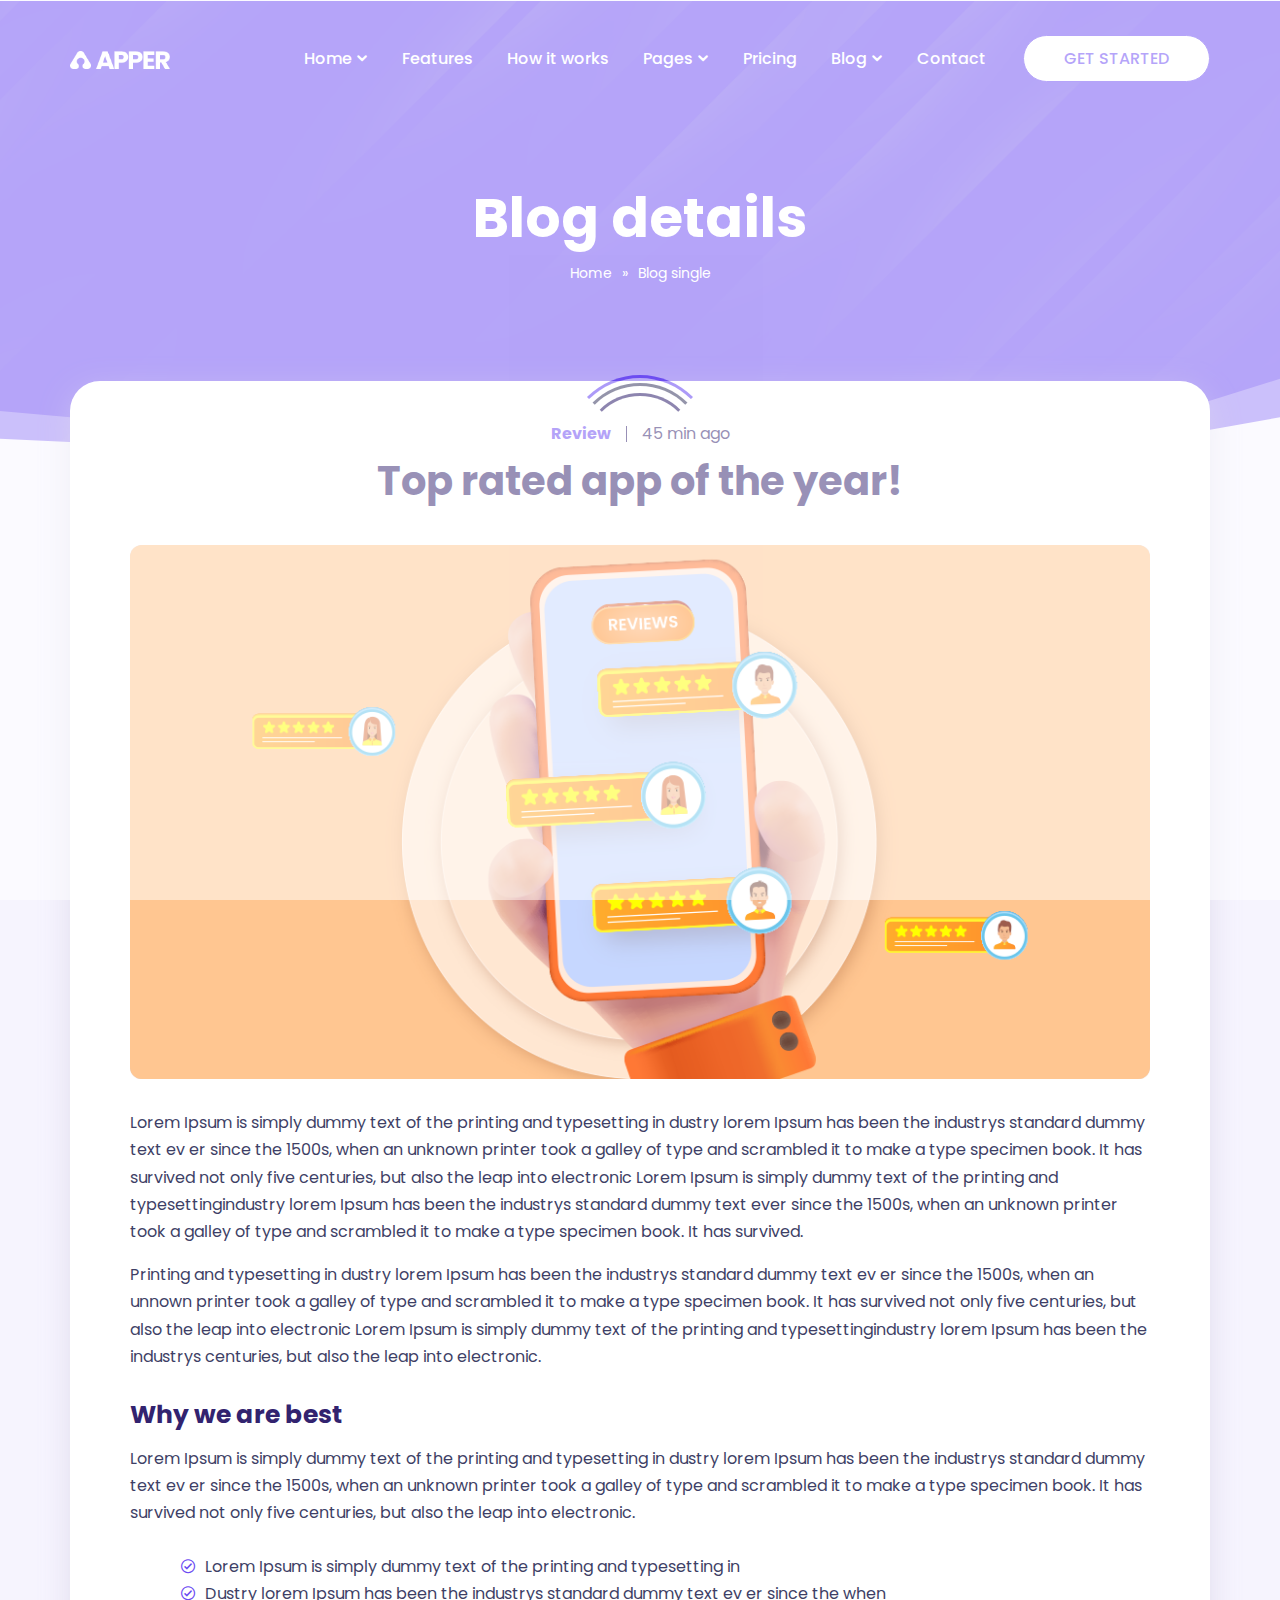
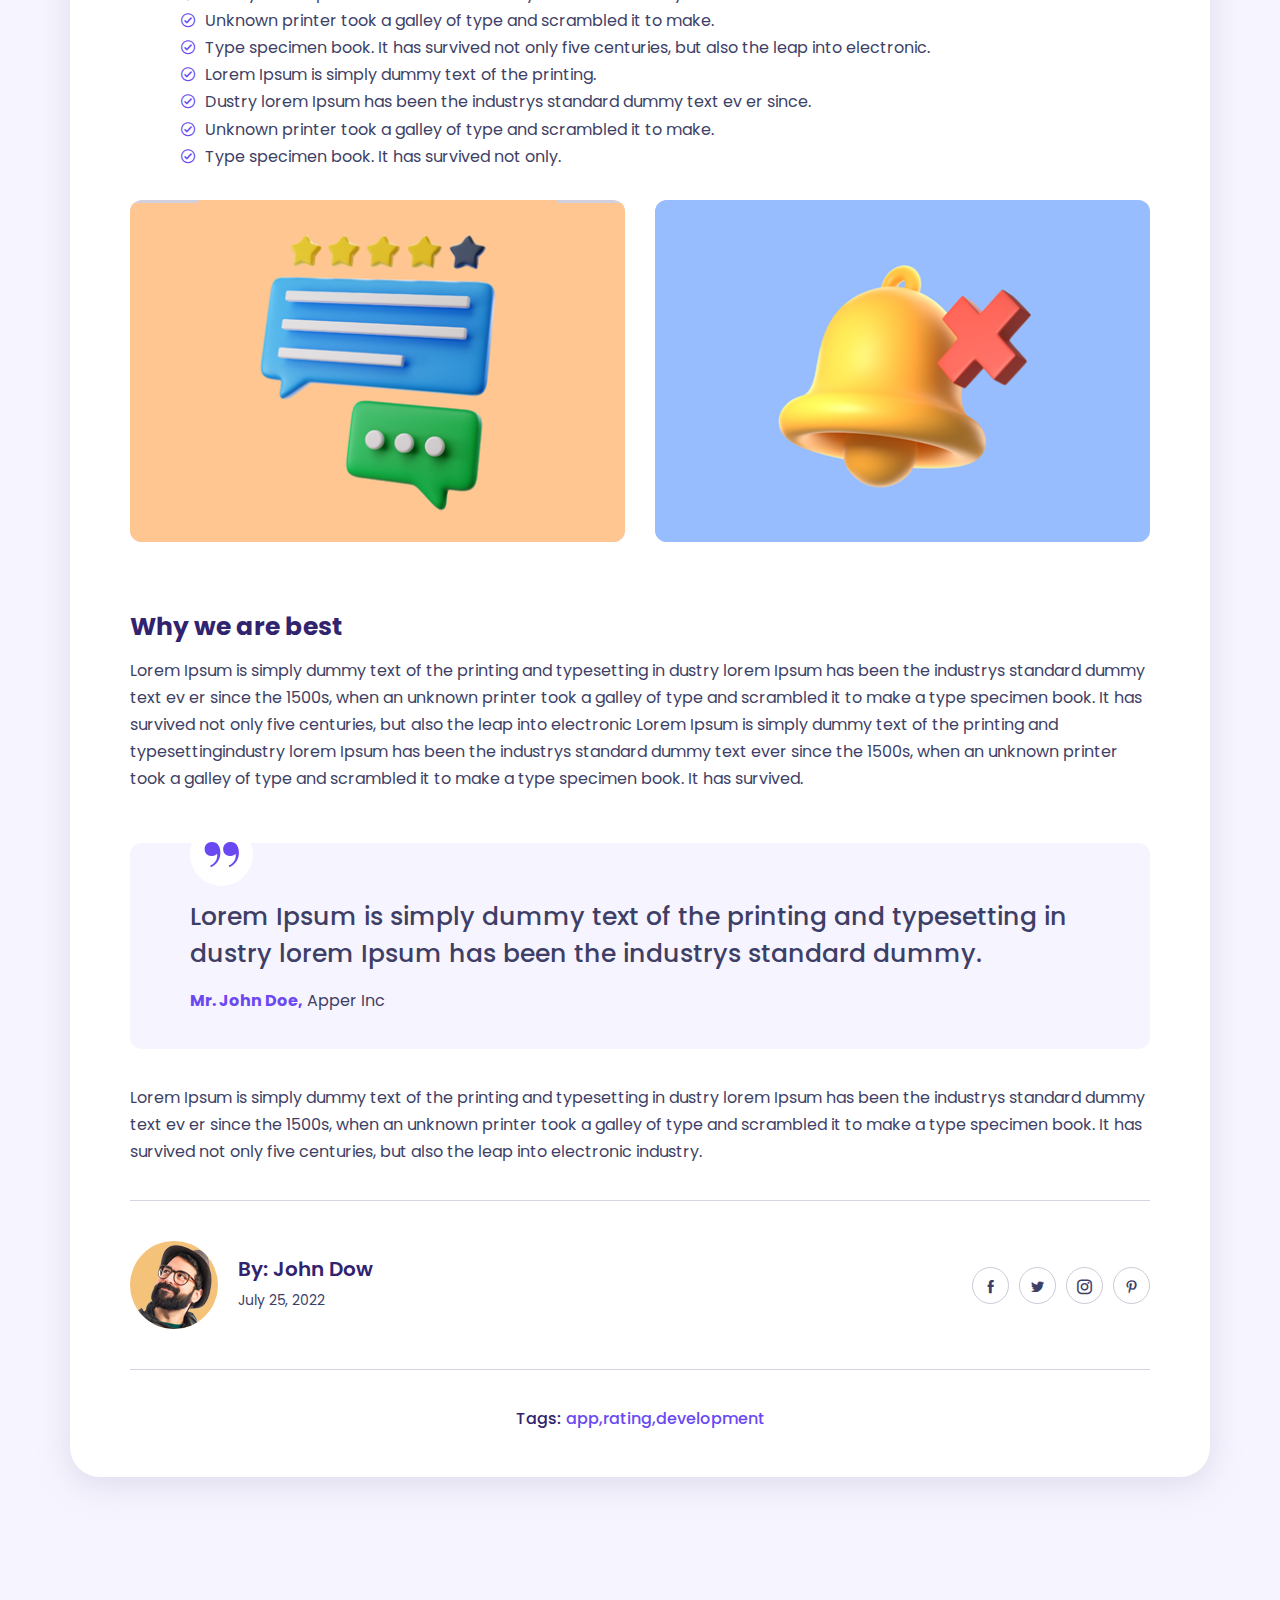
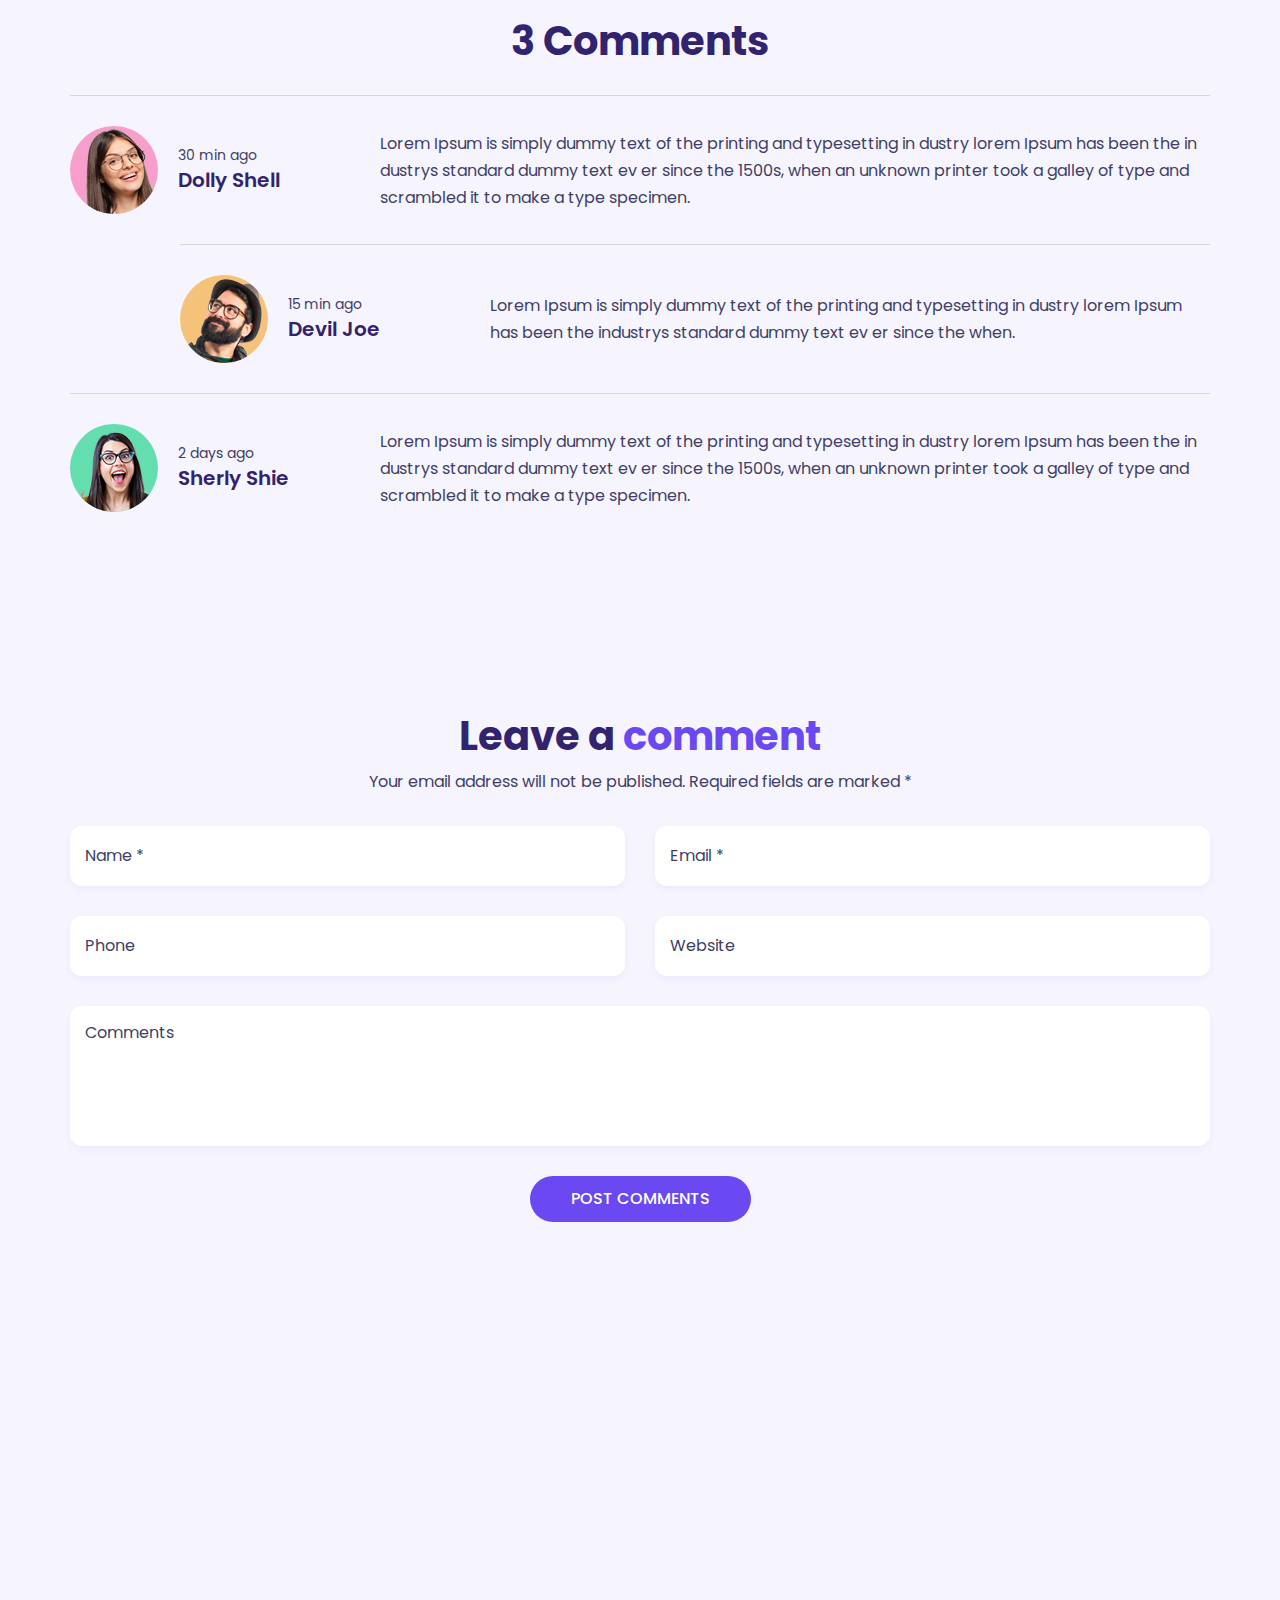
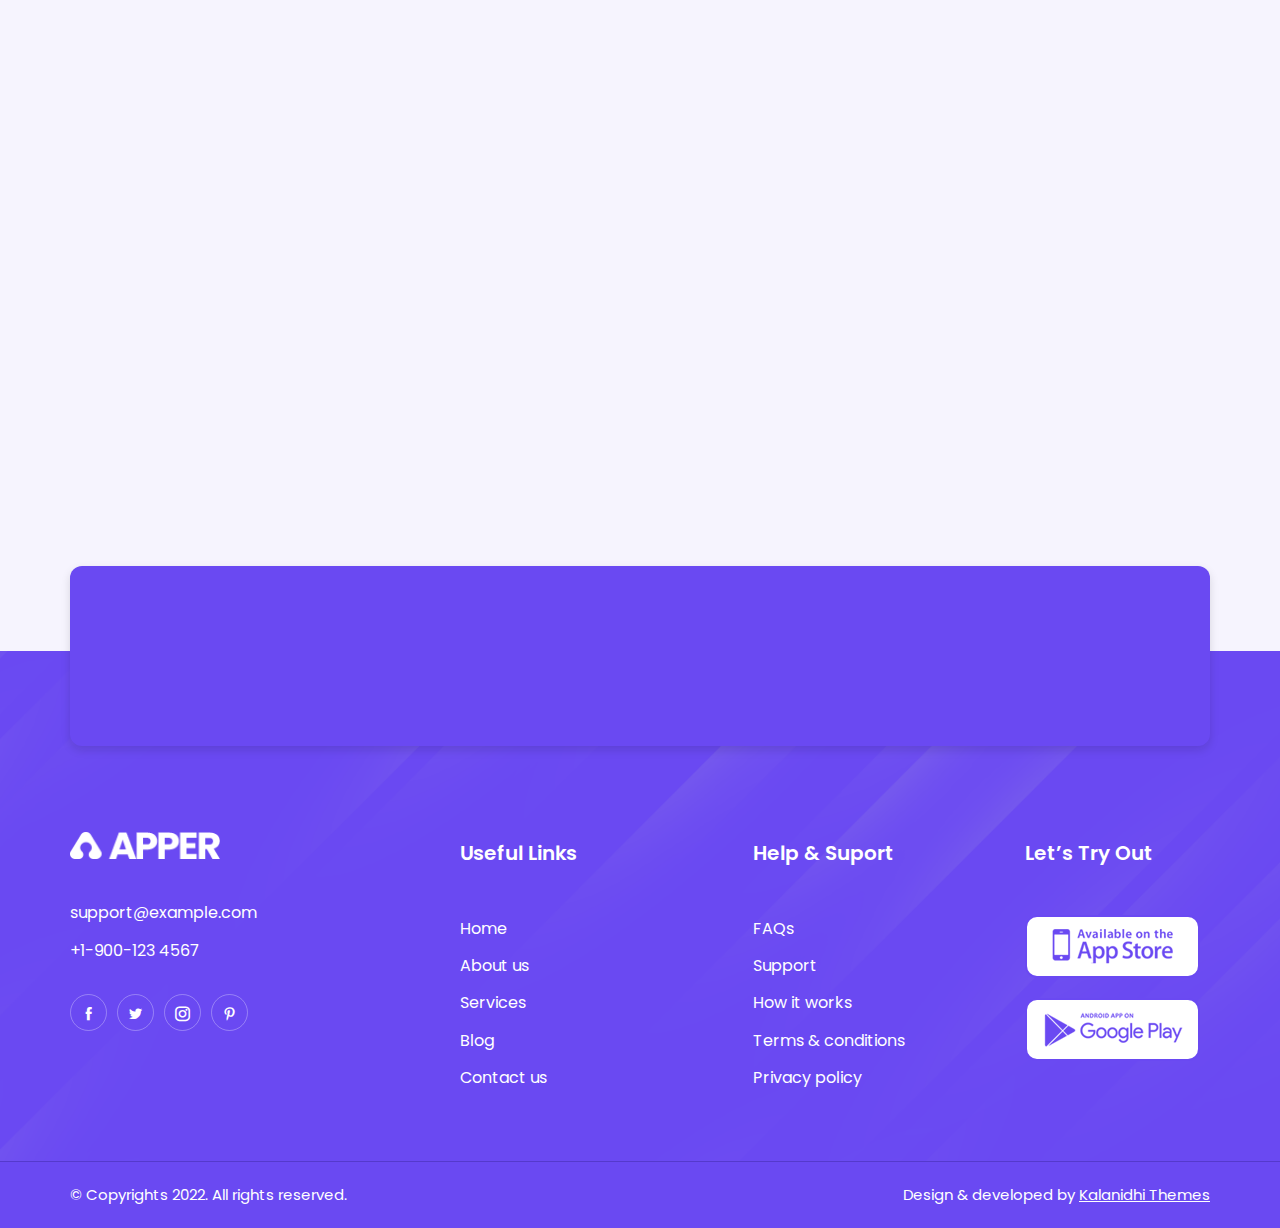
<file: kalanidhithemes.com/live-preview/landing-page/apper/all-demo/06-app-landing-page-video-hero-full-background/blog-single.html>
<!DOCTYPE html>
<html lang="en">


<!-- Mirrored from kalanidhithemes.com/live-preview/landing-page/apper/all-demo/06-app-landing-page-video-hero-full-background/blog-single.html by HTTrack Website Copier/3.x [XR&CO'2014], Thu, 27 Jun 2024 15:12:01 GMT -->
<head>

  <meta charset="UTF-8">
  <meta http-equiv="X-UA-Compatible" content="IE=edge">
  <meta name="viewport" content="width=device-width, initial-scale=1.0">
  <title>Latest blog post</title>

  <!-- icofont-css-link -->
  <link rel="stylesheet" href="css/icofont.min.css">
  <!-- Owl-Carosal-Style-link -->
  <link rel="stylesheet" href="css/owl.carousel.min.css">
  <!-- Bootstrap-Style-link -->
  <link rel="stylesheet" href="css/bootstrap.min.css">
  <!-- Aos-Style-link -->
  <link rel="stylesheet" href="css/aos.css">
  <!-- Coustome-Style-link -->
  <link rel="stylesheet" href="css/style.css">
  <!-- Responsive-Style-link -->
  <link rel="stylesheet" href="css/responsive.css">
  <!-- Favicon -->
  <link rel="shortcut icon" href="images/favicon.png" type="image/x-icon">

</head>

<body>

  <!-- Page-wrapper-Start -->
  <div class="page_wrapper body_color">

    <!-- Preloader -->
    <div id="preloader">
      <div id="loader"></div>
    </div>

    <!-- Header Start -->
    <header class="white_header">
      <!-- container start -->
      <div class="container">
        <!-- navigation bar -->
        <nav class="navbar navbar-expand-lg">
          <a class="navbar-brand" href="index.html">
            <img src="images/footer_logo.png" alt="image">
          </a>
          <button class="navbar-toggler" type="button" data-toggle="collapse" data-target="#navbarSupportedContent"
            aria-controls="navbarSupportedContent" aria-expanded="false" aria-label="Toggle navigation">
            <span class="navbar-toggler-icon">
              <!-- <i class="icofont-navigation-menu ico_menu"></i> -->
              <div class="toggle-wrap">
                <span class="toggle-bar"></span>
              </div>
            </span>
          </button>

          <div class="collapse navbar-collapse" id="navbarSupportedContent">
            <ul class="navbar-nav ml-auto">
              <!-- secondery menu start -->
              <li class="nav-item has_dropdown">
                <a class="nav-link" href="#">Home</a>
                <span class="drp_btn"><i class="icofont-rounded-down"></i></span>
                <div class="sub_menu">
                  <ul>
                    <li><a href="https://kalanidhithemes.com/live-preview/landing-page/apper/all-demo/01-app-landing-page-defoult/index.html">Home Defoult</a></li>
                    <li><a href="https://kalanidhithemes.com/live-preview/landing-page/apper/all-demo/02-app-landing-page-dark-hero/index.html">Home Dark Hero</a></li>
                    <li><a href="https://kalanidhithemes.com/live-preview/landing-page/apper/all-demo/03-app-landing-page-wave-animation/index.html">Home Wave </a></li>
                    <li><a href="https://kalanidhithemes.com/live-preview/landing-page/apper/all-demo/04-app-landing-page-gredient-color/index.html">Home Gredient</a></li>
                    <li><a href="https://kalanidhithemes.com/live-preview/landing-page/apper/all-demo/05-app-landing-page-video-hero/index.html">Home Video</a></li>
                    <li><a href="index.html">Home Video 2</a></li>
                  </ul>
                </div>
              </li>
              <!-- secondery menu end -->
              <li class="nav-item">
                <a class="nav-link" href="index.html#features">Features</a>
              </li>
              <li class="nav-item">
                <a class="nav-link" href="index.html#how_it_work">How it works</a>
              </li>
              
              <!-- secondery menu start -->
              <li class="nav-item has_dropdown">
                <a class="nav-link" href="#">Pages</a>
                <span class="drp_btn"><i class="icofont-rounded-down"></i></span>
                <div class="sub_menu">
                  <ul>
                    <li><a href="about.html">About Us</a></li>
                    <li><a href="reviews.html">Reviews</a></li>
                    <li><a href="contact.html">Contact Us</a></li>
                    <li><a href="faq.html">Faq</a></li>
                    <li><a href="sign-in.html">Sign In</a></li>
                    <li><a href="sign-up.html">Sign Up</a></li>
                    <li><a href="blog-list.html">Blog List</a></li>
                    <li><a href="blog-single.html">Blog Single</a></li>
                  </ul>
                </div>
              </li>
              <!-- secondery menu end -->

              <li class="nav-item">
                <a class="nav-link" href="pricing.html">Pricing</a>
              </li>

              <!-- secondery menu start -->
              <li class="nav-item has_dropdown">
                <a class="nav-link" href="#">Blog</a>
                <span class="drp_btn"><i class="icofont-rounded-down"></i></span>
                <div class="sub_menu">
                  <ul>
                    <li><a href="blog-list.html">Blog List</a></li>
                    <li><a href="blog-single.html">Blog Single</a></li>
                  </ul>
                </div>
              </li>
              <!-- secondery menu end -->
              
              <li class="nav-item">
                <a class="nav-link" href="contact.html">Contact</a>
              </li>
              <li class="nav-item">
                <a class="nav-link dark_btn" href="contact.html">GET STARTED</a>
              </li>
            </ul>
          </div>
        </nav>
        <!-- navigation end -->
      </div>
      <!-- container end -->
    </header>


    <!-- BredCrumb-Section -->
    <div class="bred_crumb blog_detail_bredcrumb">
      <div class="container">
        <div class="bred_text">
          <h1>Blog details</h1>
          <ul>
            <li><a href="index.html">Home</a></li>
            <li><span>»</span></li>
            <li><a href="blog-detail.html"> Blog single</a></li>
          </ul>
        </div>
      </div>
    </div>

    <!-- Blog Details Block -->
    <section class="blog_detail_section">
      <div class="container">
        <div class="blog_inner_pannel">
            <div class="review">
              <span>Review</span>
              <span>45 min ago</span>
            </div>
            <div class="section_title">
              <h2>Top rated app of the year!</h2>
            </div>
            <div class="main_img">
              <img src="images/blog_detail_main.png" alt="image">
            </div>
            <div class="info">
              <p>Lorem Ipsum is simply dummy text of the printing and typesetting in dustry lorem Ipsum has been the industrys standard dummy text ev er since the 1500s, when an unknown printer took a galley of type and scrambled it to make a type specimen book. It has survived not only five centuries, but also the leap into electronic Lorem Ipsum is simply dummy text of the printing and typesettingindustry lorem Ipsum has been the industrys standard dummy text ever since the 1500s, when an unknown printer took a galley of type and scrambled it to make a type specimen book. It has survived.</p>
              <p>Printing and typesetting in dustry lorem Ipsum has been the industrys standard dummy text ev er since the 1500s, when an unnown printer took a galley of type and scrambled it to make a type specimen book. It has survived not only five centuries, but also the leap into electronic Lorem Ipsum is simply dummy text of the printing and typesettingindustry lorem Ipsum has been the industrys centuries, but also the leap into electronic.</p>
              <h3>Why we are best</h3>
              <p>Lorem Ipsum is simply dummy text of the printing and typesetting in dustry lorem Ipsum has been the industrys standard dummy text ev er since the 1500s, when an unknown printer took a galley of type and scrambled it to make a type specimen book. It has survived not only five centuries, but also the leap into electronic.</p>
              <ul>
                <li><p> <span class="icon"><i class="icofont-check-circled"></i></span> Lorem Ipsum is simply dummy text of the printing and typesetting in </p></li>
                <li><p> <span class="icon"><i class="icofont-check-circled"></i></span> Dustry lorem Ipsum has been the industrys standard dummy text ev er since the when</p></li>
                <li><p> <span class="icon"><i class="icofont-check-circled"></i></span> Unknown printer took a galley of type and scrambled it to make.</p></li>
                <li><p> <span class="icon"><i class="icofont-check-circled"></i></span> Type specimen book. It has survived not only five centuries, but also the leap into electronic.</p></li>
                <li><p> <span class="icon"><i class="icofont-check-circled"></i></span> Lorem Ipsum is simply dummy text of the printing.</p></li>
                <li><p> <span class="icon"><i class="icofont-check-circled"></i></span> Dustry lorem Ipsum has been the industrys standard dummy text ev er since.</p></li>
                <li><p> <span class="icon"><i class="icofont-check-circled"></i></span> Unknown printer took a galley of type and scrambled it to make.</p></li>
                <li><p> <span class="icon"><i class="icofont-check-circled"></i></span> Type specimen book. It has survived not only.</p></li>
              </ul>
            </div>
            <div class="two_img">
              <div class="row">
                <div class="col-md-6">
                  <img src="images/blog_sub_01.png" alt="image">
                </div>
                <div class="col-md-6">
                  <img src="images/blog_sub_02.png" alt="image">
                </div>
              </div>
            </div>
            <div class="info">
              <h3>Why we are best</h3>
              <p>Lorem Ipsum is simply dummy text of the printing and typesetting in dustry lorem Ipsum has been the industrys standard dummy text ev er since the 1500s, when an unknown printer took a galley of type and scrambled it to make a type specimen book. It has survived not only five centuries, but also the leap into electronic Lorem Ipsum is simply dummy text of the printing and typesettingindustry lorem Ipsum has been the industrys standard dummy text ever since the 1500s, when an unknown printer took a galley of type and scrambled it to make a type specimen book. It has survived.</p>
            </div>
            <div class="quote_block">
              <span class="q_icon"><img src="images/quote_icon.png" alt="image"></span>
              <h2>Lorem Ipsum is simply dummy text of the printing and typesetting in dustry lorem Ipsum has been the industrys standard dummy.</h2>
              <p><span class="name">Mr. John Doe,</span> Apper Inc</p>
            </div>
            <p>Lorem Ipsum is simply dummy text of the printing and typesetting in dustry lorem Ipsum has been the industrys standard dummy text ev er since the 1500s, when an unknown printer took a galley of type and scrambled it to make a type specimen book. It has survived not only five centuries, but also the leap into electronic industry.</p>
            <div class="blog_authore">
                <div class="authore_info">
                    <div class="avtar">
                      <img src="images/blog_d02.png" alt="image">
                    </div>
                    <div class="text">
                      <h3>By: John Dow</h3>
                      <span>July 25, 2022</span>
                    </div>
                </div>
                <div class="social_media">
                  <ul>
                    <li><a href="#"><i class="icofont-facebook"></i></a></li>
                    <li><a href="#"><i class="icofont-twitter"></i></a></li>
                    <li><a href="#"><i class="icofont-instagram"></i></a></li>
                    <li><a href="#"><i class="icofont-pinterest"></i></a></li>
                  </ul>
                </div>
            </div>
            <div class="blog_tags">
                <ul>
                  <li class="tags"><p>Tags:</p></li>
                  <li><span>app,</span></li>
                  <li><span>rating,</span></li>
                  <li><span>development</span></li>
                </ul>
            </div>
        </div>
      </div>
    </section>

    <!-- Comment Section -->
    <section class="row_am comment_section">
      <div class="container">
        <div class="section_title">
           <h2>3 Comments</h2>
        </div>
        <ul>
          <li>
            <div class="authore_info">
              <div class="avtar">
                <img src="images/blog_d01.png" alt="image">
              </div>
              <div class="text">
                <span>30 min ago</span>
                <h4>Dolly Shell</h4>
              </div>
            </div>
            <div class="comment">
              <p>Lorem Ipsum is simply dummy text of the printing and typesetting in dustry lorem Ipsum has been the in
                dustrys standard dummy text ev er since the 1500s, when an unknown printer took a galley of type and scrambled it to make a type specimen. </p>
            </div>
          </li>
          <li class="replay_comment">
            <div class="authore_info">
              <div class="avtar">
                <img src="images/blog_d02.png" alt="image">
              </div>
              <div class="text">
                <span>15 min ago</span>
                <h4>Devil Joe</h4>
              </div>
            </div>
            <div class="comment">
              <p>Lorem Ipsum is simply dummy text of the printing and typesetting in dustry lorem Ipsum has been the industrys standard dummy text ev er since the when.</p>
            </div>
          </li>
          <li>
            <div class="authore_info">
              <div class="avtar">
                <img src="images/blog_d03.png" alt="image">
              </div>
              <div class="text">
                <span>2 days ago</span>
                <h4>Sherly Shie</h4>
              </div>
            </div>
            <div class="comment">
              <p>Lorem Ipsum is simply dummy text of the printing and typesetting in dustry lorem Ipsum has been the in
                dustrys standard dummy text ev er since the 1500s, when an unknown printer took a galley of type and scrambled it to make a type specimen. </p>
            </div>
          </li>
        </ul>
      </div>
    </section>
    
   
    <!-- Comment Form Section -->
    <section class="row_am comment_form_section">
      <div class="container">
        <div class="section_title">
          <h2>Leave a <span>comment</span></h2>
          <p>Your email address will not be published. Required fields are marked *</p>
        </div>
        <form action="#">
          <div class="row">
            <div class="col-md-6">
              <div class="form-group">
                <input type="text" class="form-control" placeholder="Name *">
              </div>
            </div>
            <div class="col-md-6">
              <div class="form-group">
                <input type="email" class="form-control" placeholder="Email *">
              </div>
            </div>
            <div class="col-md-6">
              <div class="form-group">
                <input type="text" class="form-control" placeholder="Phone">
              </div>
            </div>
            <div class="col-md-6">
              <div class="form-group">
                <input type="text" class="form-control" placeholder="Website  ">
              </div>
            </div>
            <div class="col-md-12">
              <div class="form-group">
                <textarea class="form-control" placeholder="Comments"></textarea>
              </div>
            </div>
            <div class="col-md-12 text-center">
              <button class="btn puprple_btn" type="submit">POST COMMENTS</button>
            </div>
          </div>
        </form>
      </div>
    </section>


    <!-- Story-Section-Start -->
    <section class="row_am latest_story" id="blog">
      <!-- container start -->
       <div class="container">
           <div class="section_title" data-aos="fade-in" data-aos-duration="1500" data-aos-delay="100">
               <h2>Read latest <span>story</span></h2>
               <p>Lorem Ipsum is simply dummy text of the printing and typese tting <br> indus orem Ipsum has beenthe standard dummy.</p>
           </div>
           <!-- row start -->
           <div class="row">
             <!-- story -->
             <div class="col-md-4">
                 <div class="story_box" data-aos="fade-up" data-aos-duration="1500">
                     <div class="story_img">
                       <img src="images/story01.png" alt="image" >
                       <span>45 min ago</span>
                     </div>
                     <div class="story_text">
                         <h3>Cool features added!</h3>
                         <p>Lorem Ipsum is simply dummy text of the printing and typesetting 
                           industry lorem Ipsum has.</p>
                         <a href="#">READ MORE</a>
                     </div>
                 </div>
             </div>
 
             <!-- story -->
             <div class="col-md-4">
                 <div class="story_box" data-aos="fade-up" data-aos-duration="1500">
                     <div class="story_img">
                       <img src="images/story02.png" alt="image" >
                       <span>45 min ago</span>
                     </div>
                     <div class="story_text">
                           <h3>Top rated app! Yupp.</h3>
                         <p>Simply dummy text of the printing and typesetting industry lorem Ipsum has Lorem Ipsum is.</p>
                         <a href="#">READ MORE</a>
                     </div>
                 </div>
             </div>
 
             <!-- story -->
             <div class="col-md-4">
                 <div class="story_box" data-aos="fade-up" data-aos-duration="1500">
                     <div class="story_img">
                       <img src="images/story03.png" alt="image" >
                       <span>45 min ago</span>
                     </div>
                     <div class="story_text">
                           <h3>Creative ideas on app.</h3>
                         <p>Printing and typesetting industry lorem Ipsum has Lorem simply dummy text of the.</p>
                         <a href="#">READ MORE</a>
                     </div>
                 </div>
             </div>
           </div>
           <!-- row end -->
       </div>
       <!-- container end -->
     </section>
     <!-- Story-Section-end -->


    <!-- News-Letter-Section-Start -->
    <section class="newsletter_section">
      <!-- container start -->
      <div class="container">
        <div class="newsletter_box">
          <div class="section_title" data-aos="fade-in" data-aos-duration="1500" data-aos-delay="100">
            <!-- h2 -->
            <h2>Subscribe newsletter</h2>
            <!-- p -->
            <p>Be the first to recieve all latest post in your inbox</p>
          </div>
          <form action="#" data-aos="fade-in" data-aos-duration="1500" data-aos-delay="100">
            <div class="form-group">
              <input type="email" class="form-control" placeholder="Enter your email">
            </div>
            <div class="form-group">
              <button class="btn">SUBMIT</button>
            </div>
          </form>
        </div>
      </div>
      <!-- container end -->
    </section>
    <!-- News-Letter-Section-end -->


    <!-- Footer-Section start -->
    <footer>
      <div class="top_footer has_bg">
        <!-- container start -->
        <div class="container">
          <!-- row start -->
          <div class="row">
            <!-- footer link 1 -->
            <div class="col-lg-4 col-md-6 col-12">
              <div class="abt_side">
                <div class="logo"> <img src="images/footer_logo.png" alt="image"></div>
                <ul>
                  <li><a href="#">support@example.com</a></li>
                  <li><a href="#">+1-900-123 4567</a></li>
                </ul>
                <ul class="social_media">
                  <li><a href="#"><i class="icofont-facebook"></i></a></li>
                  <li><a href="#"><i class="icofont-twitter"></i></a></li>
                  <li><a href="#"><i class="icofont-instagram"></i></a></li>
                  <li><a href="#"><i class="icofont-pinterest"></i></a></li>
                </ul>
              </div>
            </div>

            <!-- footer link 2 -->
            <div class="col-lg-3 col-md-6 col-12">
              <div class="links">
                <h3>Useful Links</h3>
                <ul>
                  <li><a href="index.html">Home</a></li>
                  <li><a href="#">About us</a></li>
                  <li><a href="#">Services</a></li>
                  <li><a href="#">Blog</a></li>
                  <li><a href="#">Contact us</a></li>
                </ul>
              </div>
            </div>

            <!-- footer link 3 -->
            <div class="col-lg-3 col-md-6 col-12">
              <div class="links">
                <h3>Help & Suport</h3>
                <ul>
                  <li><a href="#">FAQs</a></li>
                  <li><a href="#">Support</a></li>
                  <li><a href="#">How it works</a></li>
                  <li><a href="#">Terms & conditions</a></li>
                  <li><a href="#">Privacy policy</a></li>
                </ul>
              </div>
            </div>

            <!-- footer link 4 -->
            <div class="col-lg-2 col-md-6 col-12">
              <div class="try_out">
                <h3>Let’s Try Out</h3>
                <ul class="app_btn">
                  <li>
                    <a href="#">
                      <img src="images/appstore_blue.png" alt="image">
                    </a>
                  </li>
                  <li>
                    <a href="#">
                      <img src="images/googleplay_blue.png" alt="image">
                    </a>
                  </li>
                </ul>
              </div>
            </div>
          </div>
          <!-- row end -->
        </div>
        <!-- container end -->
      </div>

      <!-- last footer -->
      <div class="bottom_footer">
        <!-- container start -->
        <div class="container">
          <!-- row start -->
          <div class="row">
            <div class="col-md-6">
              <p>© Copyrights 2022. All rights reserved.</p>
            </div>
            <div class="col-md-6">
              <p class="developer_text">Design & developed by <a href="https://themeforest.net/user/kalanidhithemes" target="blank">Kalanidhi Themes</a></p>
            </div>
          </div>
          <!-- row end -->
        </div>
        <!-- container end -->
      </div>

      <!-- go top button -->
      <div class="go_top">
        <span><img src="images/go_top.png" alt="image"></span>
      </div>
    </footer>
    <!-- Footer-Section end -->
    
  </div>
  <!-- Page-wrapper-End -->

  <!-- Jquery-js-Link -->
  <script src="js/jquery.js"></script>
  <!-- owl-js-Link -->
  <script src="js/owl.carousel.min.js"></script>
  <!-- bootstrap-js-Link -->
  <script src="js/bootstrap.min.js"></script>
  <!-- aos-js-Link -->
  <script src="js/aos.js"></script>
  <!-- main-js-Link -->
  <script src="js/main.js"></script>

</body>


<!-- Mirrored from kalanidhithemes.com/live-preview/landing-page/apper/all-demo/06-app-landing-page-video-hero-full-background/blog-single.html by HTTrack Website Copier/3.x [XR&CO'2014], Thu, 27 Jun 2024 15:12:11 GMT -->
</html>
</file>
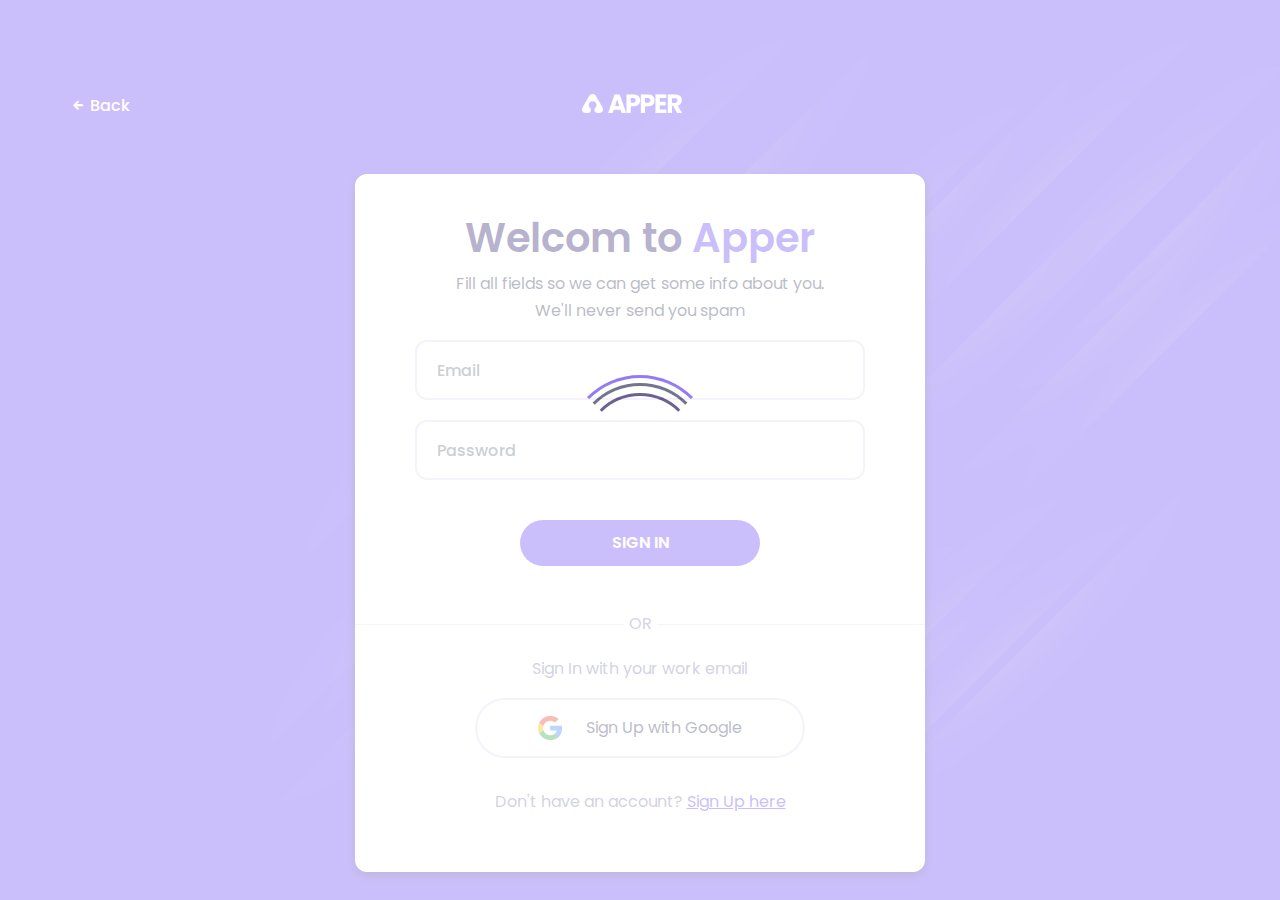
<file: kalanidhithemes.com/live-preview/landing-page/apper/all-demo/06-app-landing-page-video-hero-full-background/sign-in.html>
<!DOCTYPE html>
<html lang="en">


<!-- Mirrored from kalanidhithemes.com/live-preview/landing-page/apper/all-demo/06-app-landing-page-video-hero-full-background/sign-in.html by HTTrack Website Copier/3.x [XR&CO'2014], Thu, 27 Jun 2024 15:11:39 GMT -->
<head>

  <meta charset="UTF-8">
  <meta http-equiv="X-UA-Compatible" content="IE=edge">
  <meta name="viewport" content="width=device-width, initial-scale=1.0">
  <title>Sign In</title>

  <!-- icofont-css-link -->
  <link rel="stylesheet" href="css/icofont.min.css">
  <!-- Bootstrap-Style-link -->
  <link rel="stylesheet" href="css/bootstrap.min.css">
  <!-- Aos-Style-link -->
  <link rel="stylesheet" href="css/aos.css">
  <!-- Coustome-Style-link -->
  <link rel="stylesheet" href="css/style.css">
  <!-- Responsive-Style-link -->
  <link rel="stylesheet" href="css/responsive.css">
  <!-- Favicon -->
  <link rel="shortcut icon" href="images/favicon.png" type="image/x-icon">

</head>

<body>

  <!-- Page-wrapper-Start -->
  <div class="page_wrapper">

    <!-- Preloader -->
    <div id="preloader">
      <div id="loader"></div>
    </div>

    <div class="full_bg">

      <div class="container">
         <section class="signup_section">

          <div class="top_part">
            <a href="index.html" class="back_btn"><i class="icofont-arrow-left"></i> Back</a>
            <a class="navbar-brand" href="#">
              <img src="images/footer_logo.png" alt="image">
            </a>
          </div>
  
          <!-- Comment Form Section -->
          <div class="signup_form">
            <div class="section_title">
              <h2> Welcom to <span>Apper</span> </h2>
              <p>Fill all fields so we can get some info about you. <br> We'll never send you spam</p>
            </div>
            <form action="#">
              <div class="form-group">
                <input type="email" class="form-control" placeholder="Email">
              </div>
              <div class="form-group">
                <input type="password" class="form-control" placeholder="Password">
              </div>
              <div class="form-group">
                <button class="btn puprple_btn" type="submit">SIGN IN</button>
              </div>
            </form>
            <p class="or_block">
              <span>OR</span>
            </p>
           <div class="or_option">
              <p>Sign In with your work email</p>
              <a href="#" class="btn google_btn"><img src="images/google.png" alt="image"> <span>Sign Up with Google</span> </a>
              <p>Don't have an account? <a href="#">Sign Up here</a></p>
           </div>
          </div>
         </section>
      </div>
      
    </div>



  </div>
  <!-- Page-wrapper-End -->

  <!-- Jquery-js-Link -->
  <script src="js/jquery.js"></script>
  <!-- bootstrap-js-Link -->
  <script src="js/bootstrap.min.js"></script>
  <!-- aos-js-Link -->
  <script src="js/aos.js"></script>
  <!-- main-js-Link -->
  <script src="js/main.js"></script>

</body>


<!-- Mirrored from kalanidhithemes.com/live-preview/landing-page/apper/all-demo/06-app-landing-page-video-hero-full-background/sign-in.html by HTTrack Website Copier/3.x [XR&CO'2014], Thu, 27 Jun 2024 15:11:41 GMT -->
</html>
</file>
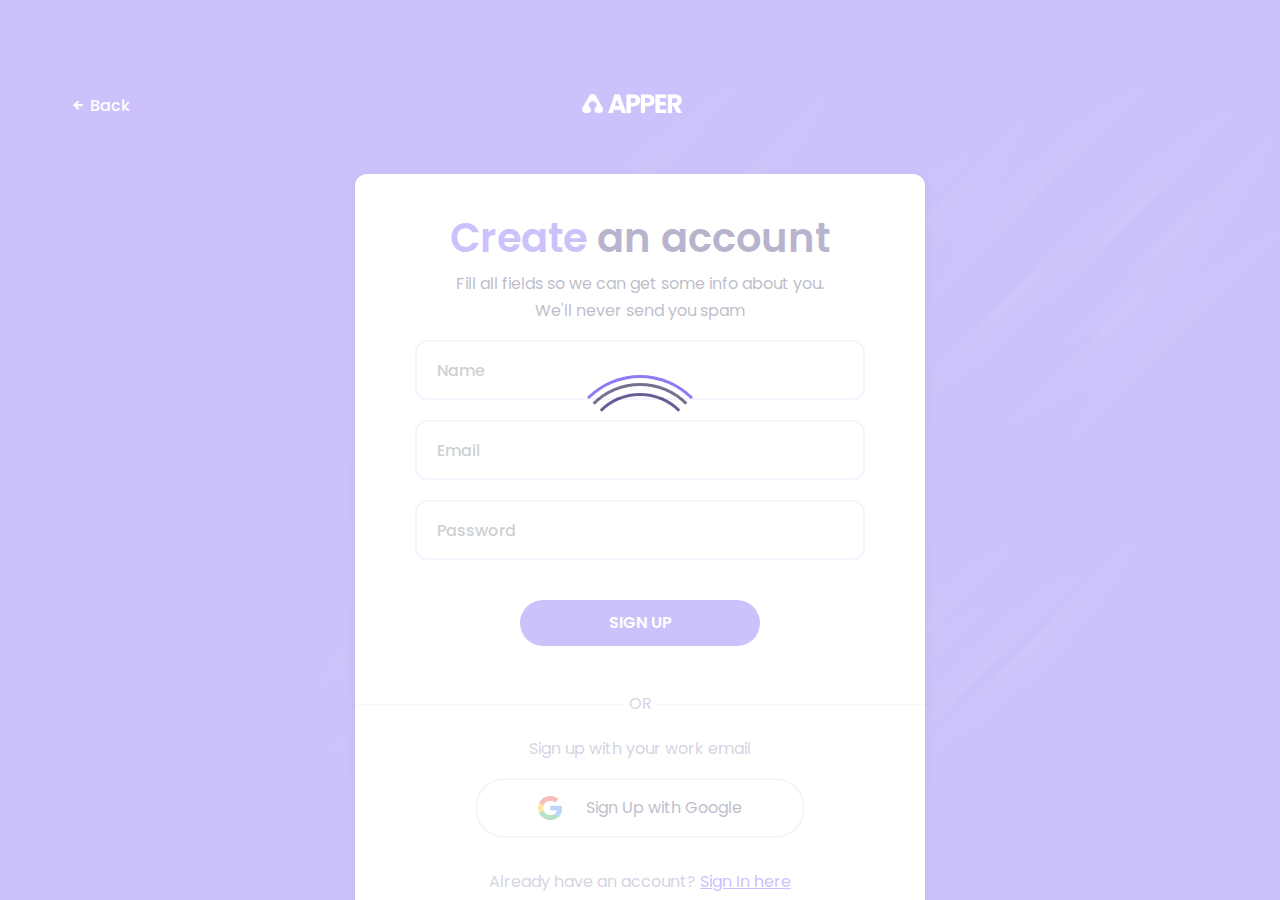
<file: kalanidhithemes.com/live-preview/landing-page/apper/all-demo/06-app-landing-page-video-hero-full-background/sign-up.html>
<!DOCTYPE html>
<html lang="en">


<!-- Mirrored from kalanidhithemes.com/live-preview/landing-page/apper/all-demo/06-app-landing-page-video-hero-full-background/sign-up.html by HTTrack Website Copier/3.x [XR&CO'2014], Thu, 27 Jun 2024 15:11:41 GMT -->
<head>

  <meta charset="UTF-8">
  <meta http-equiv="X-UA-Compatible" content="IE=edge">
  <meta name="viewport" content="width=device-width, initial-scale=1.0">
  <title>Sign up</title>

  <!-- icofont-css-link -->
  <link rel="stylesheet" href="css/icofont.min.css">
  <!-- Bootstrap-Style-link -->
  <link rel="stylesheet" href="css/bootstrap.min.css">
  <!-- Aos-Style-link -->
  <link rel="stylesheet" href="css/aos.css">
  <!-- Coustome-Style-link -->
  <link rel="stylesheet" href="css/style.css">
  <!-- Responsive-Style-link -->
  <link rel="stylesheet" href="css/responsive.css">
  <!-- Favicon -->
  <link rel="shortcut icon" href="images/favicon.png" type="image/x-icon">

</head>

<body>

  <!-- Page-wrapper-Start -->
  <div class="page_wrapper">

    <!-- Preloader -->
    <div id="preloader">
      <div id="loader"></div>
    </div>

    <div class="full_bg">

      <div class="container">
         <section class="signup_section">

          <div class="top_part">
            <a href="index.html" class="back_btn"><i class="icofont-arrow-left"></i> Back</a>
            <a class="navbar-brand" href="#">
              <img src="images/footer_logo.png" alt="image">
            </a>
          </div>
  
          <!-- Comment Form Section -->
          <div class="signup_form">
            <div class="section_title">
              <h2> <span>Create</span> an account</h2>
              <p>Fill all fields so we can get some info about you. <br> We'll never send you spam</p>
            </div>
            <form action="#">
              <div class="form-group">
                <input type="text" class="form-control" placeholder="Name">
              </div>
              <div class="form-group">
                <input type="email" class="form-control" placeholder="Email">
              </div>
              <div class="form-group">
                <input type="password" class="form-control" placeholder="Password">
              </div>
              <div class="form-group">
                <button class="btn puprple_btn" type="submit">SIGN UP</button>
              </div>
            </form>
            <p class="or_block">
              <span>OR</span>
            </p>
           <div class="or_option">
              <p>Sign up with your work email</p>
              <a href="#" class="btn google_btn"><img src="images/google.png" alt="image"> <span>Sign Up with Google</span> </a>
              <p>Already have an account? <a href="#">Sign In here</a></p>
           </div>
          </div>
         </section>
      </div>
      
    </div>



  </div>
  <!-- Page-wrapper-End -->

  <!-- Jquery-js-Link -->
  <script src="js/jquery.js"></script>
  <!-- bootstrap-js-Link -->
  <script src="js/bootstrap.min.js"></script>
  <!-- aos-js-Link -->
  <script src="js/aos.js"></script>
  <!-- main-js-Link -->
  <script src="js/main.js"></script>

</body>


<!-- Mirrored from kalanidhithemes.com/live-preview/landing-page/apper/all-demo/06-app-landing-page-video-hero-full-background/sign-up.html by HTTrack Website Copier/3.x [XR&CO'2014], Thu, 27 Jun 2024 15:11:41 GMT -->
</html>
</file>
<file: css/style.css>
/*-----------------------------------------------------------------------------------

[Table of contents]

1. Font
2. Css Variable for colors
3. Common CSS
4. Preloader CSS
5. Header - Main Navigation ( section )
6. Hero Slider ( section )
7. Trusted Logo Slider ( section )
8. Features ( section )
9. About us ( section )
10. Modern UI ( section )
11. How it works ( section )
12. Testimonials ( section )
13. Pricing ( section )
14. Faq ( section )
15. Interface ( section )
16. Download app ( section )
17. Latest story ( section )
18. Newsletter ( section )
19. Footer ( section )
20. Animation CSS ( section )


-----------------------------------------------------------------------------------*/

/* --------Font--------------- */
/* poppins-300 - latin */

@import url('https://fonts.googleapis.com/css2?family=Roboto:ital,wght@0,100;0,300;0,400;0,500;0,700;0,900;1,100;1,300;1,400;1,500;1,700;1,900&display=swap');

h1,
h4,
p,
h2 {
    font-family: "Roboto", sans-serif !important;
}

@font-face {
    font-family: 'Poppins';
    font-style: normal;
    font-weight: 300;
    src: url('../fonts/poppins-v20-latin-300.eot');
    /* IE9 Compat Modes */
    src: local(''),
        url('../fonts/poppins-v20-latin-300d41d.eot?#iefix') format('embedded-opentype'),
        /* IE6-IE8 */
        url('../fonts/poppins-v20-latin-300.woff2') format('woff2'),
        /* Super Modern Browsers */
        url('../fonts/poppins-v20-latin-300.woff') format('woff'),
        /* Modern Browsers */
        url('../fonts/poppins-v20-latin-300.ttf') format('truetype'),
        /* Safari, Android, iOS */
        url('../fonts/poppins-v20-latin-300.svg#Poppins') format('svg');
    /* Legacy iOS */
}

/* poppins-regular - latin */
@font-face {
    font-family: 'Poppins';
    font-style: normal;
    font-weight: 400;
    src: url('../fonts/poppins-v20-latin-regular.eot');
    /* IE9 Compat Modes */
    src: local(''),
        url('../fonts/poppins-v20-latin-regulard41d.eot?#iefix') format('embedded-opentype'),
        /* IE6-IE8 */
        url('../fonts/poppins-v20-latin-regular.woff2') format('woff2'),
        /* Super Modern Browsers */
        url('../fonts/poppins-v20-latin-regular.woff') format('woff'),
        /* Modern Browsers */
        url('../fonts/poppins-v20-latin-regular.ttf') format('truetype'),
        /* Safari, Android, iOS */
        url('../fonts/poppins-v20-latin-regular.svg#Poppins') format('svg');
    /* Legacy iOS */
}

/* poppins-italic - latin */
@font-face {
    font-family: 'Poppins';
    font-style: italic;
    font-weight: 400;
    src: url('../fonts/poppins-v20-latin-italic.eot');
    /* IE9 Compat Modes */
    src: local(''),
        url('../fonts/poppins-v20-latin-italicd41d.eot?#iefix') format('embedded-opentype'),
        /* IE6-IE8 */
        url('../fonts/poppins-v20-latin-italic.woff2') format('woff2'),
        /* Super Modern Browsers */
        url('../fonts/poppins-v20-latin-italic.woff') format('woff'),
        /* Modern Browsers */
        url('../fonts/poppins-v20-latin-italic.ttf') format('truetype'),
        /* Safari, Android, iOS */
        url('../fonts/poppins-v20-latin-italic.svg#Poppins') format('svg');
    /* Legacy iOS */
}

/* poppins-500 - latin */
@font-face {
    font-family: 'Poppins';
    font-style: normal;
    font-weight: 500;
    src: url('../fonts/poppins-v20-latin-500.eot');
    /* IE9 Compat Modes */
    src: local(''),
        url('../fonts/poppins-v20-latin-500d41d.eot?#iefix') format('embedded-opentype'),
        /* IE6-IE8 */
        url('../fonts/poppins-v20-latin-500.woff2') format('woff2'),
        /* Super Modern Browsers */
        url('../fonts/poppins-v20-latin-500.woff') format('woff'),
        /* Modern Browsers */
        url('../fonts/poppins-v20-latin-500.ttf') format('truetype'),
        /* Safari, Android, iOS */
        url('../fonts/poppins-v20-latin-500.svg#Poppins') format('svg');
    /* Legacy iOS */
}

/* poppins-500italic - latin */
@font-face {
    font-family: 'Poppins';
    font-style: italic;
    font-weight: 500;
    src: url('../fonts/poppins-v20-latin-500italic.eot');
    /* IE9 Compat Modes */
    src: local(''),
        url('../fonts/poppins-v20-latin-500italicd41d.eot?#iefix') format('embedded-opentype'),
        /* IE6-IE8 */
        url('../fonts/poppins-v20-latin-500italic.woff2') format('woff2'),
        /* Super Modern Browsers */
        url('../fonts/poppins-v20-latin-500italic.woff') format('woff'),
        /* Modern Browsers */
        url('../fonts/poppins-v20-latin-500italic.ttf') format('truetype'),
        /* Safari, Android, iOS */
        url('../fonts/poppins-v20-latin-500italic.svg#Poppins') format('svg');
    /* Legacy iOS */
}

/* poppins-600 - latin */
@font-face {
    font-family: 'Poppins';
    font-style: normal;
    font-weight: 600;
    src: url('../fonts/poppins-v20-latin-600.eot');
    /* IE9 Compat Modes */
    src: local(''),
        url('../fonts/poppins-v20-latin-600d41d.eot?#iefix') format('embedded-opentype'),
        /* IE6-IE8 */
        url('../fonts/poppins-v20-latin-600.woff2') format('woff2'),
        /* Super Modern Browsers */
        url('../fonts/poppins-v20-latin-600.woff') format('woff'),
        /* Modern Browsers */
        url('../fonts/poppins-v20-latin-600.ttf') format('truetype'),
        /* Safari, Android, iOS */
        url('../fonts/poppins-v20-latin-600.svg#Poppins') format('svg');
    /* Legacy iOS */
}

/* poppins-700 - latin */
@font-face {
    font-family: 'Poppins';
    font-style: normal;
    font-weight: 700;
    src: url('../fonts/poppins-v20-latin-700.eot');
    /* IE9 Compat Modes */
    src: local(''),
        url('../fonts/poppins-v20-latin-700d41d.eot?#iefix') format('embedded-opentype'),
        /* IE6-IE8 */
        url('../fonts/poppins-v20-latin-700.woff2') format('woff2'),
        /* Super Modern Browsers */
        url('../fonts/poppins-v20-latin-700.woff') format('woff'),
        /* Modern Browsers */
        url('../fonts/poppins-v20-latin-700.ttf') format('truetype'),
        /* Safari, Android, iOS */
        url('../fonts/poppins-v20-latin-700.svg#Poppins') format('svg');
    /* Legacy iOS */
}

/* poppins-800 - latin */
@font-face {
    font-family: 'Poppins';
    font-style: normal;
    font-weight: 800;
    src: url('../fonts/poppins-v20-latin-800.eot');
    /* IE9 Compat Modes */
    src: local(''),
        url('../fonts/poppins-v20-latin-800d41d.eot?#iefix') format('embedded-opentype'),
        /* IE6-IE8 */
        url('../fonts/poppins-v20-latin-800.woff2') format('woff2'),
        /* Super Modern Browsers */
        url('../fonts/poppins-v20-latin-800.woff') format('woff'),
        /* Modern Browsers */
        url('../fonts/poppins-v20-latin-800.ttf') format('truetype'),
        /* Safari, Android, iOS */
        url('../fonts/poppins-v20-latin-800.svg#Poppins') format('svg');
    /* Legacy iOS */
}

/* -----------Css-variable------ */

:root {
    --light-purple: #F6F4FE;
    --purple: #6A49F2;
    --bg-purple: #6A49F2;
    --dark-purple: #32236F;
    --body-text-purple: #3E3F66;
    --text-white: #ffffff;
    --bg-white: #ffffff;
    --slider-dots-color: #D4D2DD;
    --light-bg: #DFDAF3;
}



/* ------Common-Css------------- */

html {
    scroll-behavior: smooth
}

body {
    margin: 0;
    padding: 0;
    box-sizing: border-box;
    font-size: 16px;
    line-height: 1.7;
    font-family: 'Poppins', sans-serif;
    color: var(--body-text-purple);
    background-color: var(--bg-white);
}

.page_wrapper {
    width: 100%;
    overflow-x: hidden;
}

a {
    text-decoration: none;
    color: var(--body-text-purple);
}

a:hover {
    text-decoration: none;
    color: var(--body-text-purple);
}

ul,
li {
    padding: 0;
    list-style-type: none;
    margin: 0;
}

button:focus,
.btn.focus,
.btn:focus {
    outline: none;
    box-shadow: none;
}

@media screen and (min-width:1200px) {
    .container {
        max-width: 1170px;
    }
}

.section_title {
    text-align: center;
}

/* section heading h2 */
.section_title h2 {
    font-size: 40px;
    font-weight: 700;
    color: var(--dark-purple);
}

.section_title h2 span {
    color: #284f9e;
}

.row_am {
    padding: 100px 0;
}

/* purple button */
.puprple_btn {
    background-color: var(--purple);
    color: var(--text-white);
    border-radius: 50px;
    padding: 10px 40px;
    position: relative;
    overflow: hidden;
    z-index: 1;
    font-weight: 500;
}

.puprple_btn::before {
    content: "";
    position: absolute;
    left: 0;
    top: 0;
    width: 0%;
    height: 100%;
    background-color: var(--bg-white);
    border-radius: 50px;
    transition: .6s all;
    z-index: -1;
}

.puprple_btn:hover::before {
    width: 100%;
}

.puprple_btn:hover {
    color: var(--purple);
}

/* white button */
.white_btn {
    padding: 10px 45px;
    border: 1px solid var(--purple);
    color: var(--purple);
    border-radius: 50px;
    background-color: var(--bg-white);
    font-weight: 700;
    position: relative;
    z-index: 1;
    overflow: hidden;
    font-weight: 500;
}

.white_btn::before {
    content: "";
    position: absolute;
    left: 0;
    top: 0;
    width: 0%;
    height: 100%;
    background-color: var(--bg-purple);
    border-radius: 50px;
    transition: .6s all;
    z-index: -1;
}

.white_btn:hover::before {
    width: 110%;
}

.white_btn:hover {
    color: var(--text-white);
}

.highlited_block .white_btn:hover {
    border-color: var(--bg-white);
}

/* slider controls */
.owl-carousel .owl-dots {
    display: flex;
    align-items: center;
    justify-content: center;
    position: relative;
    margin-top: 20px;
}

.owl-carousel .owl-dots button {
    display: block;
    width: 15px;
    height: 15px;
    background-color: var(--slider-dots-color);
    border-radius: 15px;
    margin: 0 5px;
}

.owl-carousel .owl-dots button.active {
    background-color: var(--purple);
}

/* -------------Preloader-Css-Start-------------- */

/* Preloader */
#preloader {
    position: fixed;
    top: 0;
    left: 0;
    width: 100%;
    height: 100%;
    background-color: rgba(255, 255, 255, 0.9);
    z-index: 999999;
}

#loader {
    display: block;
    position: relative;
    left: 50%;
    top: 50%;
    width: 150px;
    height: 150px;
    margin: -75px 0 0 -75px;
    border-radius: 50%;
    border: 3px solid transparent;
    border-top-color: var(--bg-purple);
    -webkit-animation: spin 2s linear infinite;
    animation: spin 2s linear infinite;
}

#loader:before {
    content: "";
    position: absolute;
    top: 5px;
    left: 5px;
    right: 5px;
    bottom: 5px;
    border-radius: 50%;
    border: 3px solid transparent;
    border-top-color: var(--body-text-purple);
    -webkit-animation: spin 3s linear infinite;
    animation: spin 3s linear infinite;
}

#loader:after {
    content: "";
    position: absolute;
    top: 15px;
    left: 15px;
    right: 15px;
    bottom: 15px;
    border-radius: 50%;
    border: 3px solid transparent;
    border-top-color: var(--dark-purple);
    -webkit-animation: spin 1.5s linear infinite;
    animation: spin 1.5s linear infinite;
}

@-webkit-keyframes spin {
    0% {
        -webkit-transform: rotate(0deg);
        -ms-transform: rotate(0deg);
        transform: rotate(0deg);
    }

    100% {
        -webkit-transform: rotate(360deg);
        -ms-transform: rotate(360deg);
        transform: rotate(360deg);
    }
}

@keyframes spin {
    0% {
        -webkit-transform: rotate(0deg);
        -ms-transform: rotate(0deg);
        transform: rotate(0deg);
    }

    100% {
        -webkit-transform: rotate(360deg);
        -ms-transform: rotate(360deg);
        transform: rotate(360deg);
    }
}




/* -----------Header-Css-Start------------------- */
/* header wraper */
header {
    position: absolute;
    width: 100%;
    z-index: 99999;
    transition: .4s all;
}

header.fix_style {
    position: fixed;
    top: 0;
    backdrop-filter: blur(5px);
    background-color: #284f9e;
    padding: 15px 0;
    transition: none;
    opacity: 0;
    pointer-events: none;
}

header.fixed {
    pointer-events: all;
    opacity: 1;
    transition: .4s all;
}

header.fixed .navbar {
    padding: 0;
}

/* navigation bar */
.navbar {
    padding-left: 0;
    padding-right: 0;
    padding-top: 35px;
}

.navbar-expand-lg .navbar-nav {
    align-items: center;
}

.navbar-expand-lg .navbar-nav .nav-link {
    padding: 5px 17px;
    font-weight: 500;
    color: var(--text-white);
}


.navbar-expand-lg .navbar-nav .nav-link.dark_btn {
    color: var(--purple);
    background-color: var(--bg-white);
    font-size: 16px;
    padding: 9px 40px;
    border-radius: 25px;
    margin-left: 20px;
    position: relative;
    border: 1px solid var(--bg-purple);
}


.navbar-expand-lg .navbar-nav .nav-link.dark_btn::before,
.navbar-expand-lg .navbar-nav .nav-link.dark_btn::after {
    content: '';
    position: absolute;
    top: 0;
    right: 0;
    bottom: 0;
    left: 0;
    width: 100%;
    height: 100%;
    border-radius: 42px;
    z-index: -1;
}

.navbar-expand-lg .navbar-nav .nav-link.dark_btn::before {
    animation: pulse-blue-medium-sm 3.5s infinite
}

.navbar-expand-lg .navbar-nav .nav-link.dark_btn::after {
    animation: pulse-blue-small-sm 3.5s infinite
}

.navbar-brand img {
    width: 150px;
}

/* navigation bar dropdown */
.navbar-expand-lg .navbar-nav .has_dropdown {
    display: flex;
    align-items: center;
    position: relative;
    border-radius: 3px;
    transition: .4s all;
}

.nav-item {
    display: flex;
    align-items: center;
    position: relative;
    border-radius: 3px;
    transition: .4s all;
}

.nav-item.ac {
    background-color: var(--bg-white);
    box-shadow: 0px 4px 10px #c5c5c580;
    ;
}

.nav-item:hover {
    background-color: var(--bg-white);
    box-shadow: 0px 4px 10px #c5c5c580;
}

.nav-item:hover .nav-link {
    color: #284f9e;
}

.nav-item.ac .nav-link {
    color: #284f9e;
}

.navbar-expand-lg .navbar-nav .has_dropdown:hover {
    background-color: var(--bg-white);
    box-shadow: 0px 4px 10px #c5c5c580;
}

.navbar-expand-lg .navbar-nav .has_dropdown .drp_btn {
    position: relative;
    right: 15px;
    color: var(--text-white);
}

.navbar-expand-lg .navbar-nav .has_dropdown .sub_menu {
    position: absolute;
    top: 100%;
    background-color: var(--bg-white);
    border-radius: 5px;
    min-width: 210px;
    max-width: 230px;
    margin-top: -10px;
    transition: .4s all;
    opacity: 0;
    pointer-events: none;
    box-shadow: 0px 4px 10px #c5c5c580;
}

.navbar-expand-lg .navbar-nav .has_dropdown .sub_menu ul {
    margin-left: 0;
    padding: 10px 20px;
}

.navbar-expand-lg .navbar-nav .has_dropdown .sub_menu ul li a {
    font-size: 15px;
    position: relative;
    transition: .4s all;
    line-height: 35px;
    font-weight: 500;
}

.navbar-expand-lg .navbar-nav .has_dropdown .sub_menu ul li a::before {
    content: "";
    width: 10px;
    height: 10px;
    display: inline-block;
    border: 2px solid var(--purple);
    border-radius: 10px;
    margin-right: 5px;
    position: absolute;
    left: -10px;
    top: 50%;
    transform: translateY(-50%);
    opacity: 0;
    transition: .4s all;
}

.navbar-expand-lg .navbar-nav .has_dropdown .sub_menu ul li a:hover {
    padding-left: 15px;
    color: var(--purple);
}

.navbar-expand-lg .navbar-nav .has_dropdown .sub_menu ul li a:hover::before {
    opacity: 1;
    left: 0;
}

.navbar-expand-lg .navbar-nav .has_dropdown:hover>a,
.navbar-expand-lg .navbar-nav .has_dropdown:hover>.drp_btn {
    color: var(--purple);
}

.navbar-expand-lg .navbar-nav .has_dropdown:hover .sub_menu {
    opacity: 1;
    pointer-events: all;
    margin-top: -1px;
}

/* navigation toggle menu */
.toggle-wrap {
    padding: 10px;
    position: relative;
    cursor: pointer;

    /*disable selection*/
    -webkit-touch-callout: none;
    -webkit-user-select: none;
    -khtml-user-select: none;
    -moz-user-select: none;
    -ms-user-select: none;
    user-select: none;
}

.toggle-bar,
.toggle-bar::before,
.toggle-bar::after,
.toggle-wrap.active .toggle-bar,
.toggle-wrap.active .toggle-bar::before,
.toggle-wrap.active .toggle-bar::after {
    -webkit-transition: all .2s ease-in-out;
    -moz-transition: all .2s ease-in-out;
    -o-transition: all .2s ease-in-out;
    transition: all .2s ease-in-out;
}

.toggle-bar {
    width: 25px;
    margin: 10px 0;
    position: relative;
    border-top: 4px solid var(--bg-white);
    display: block;
}

.toggle-bar::before,
.toggle-bar::after {
    content: "";
    display: block;
    background: var(--bg-white);
    height: 4px;
    width: 30px;
    position: absolute;
    top: -12px;
    right: 0px;
    -ms-transform: rotate(0deg);
    -webkit-transform: rotate(0deg);
    transform: rotate(0deg);
    -ms-transform-origin: 13%;
    -webkit-transform-origin: 13%;
    transform-origin: 13%;
}

.toggle-bar::after {
    top: 4px;
}

.toggle-wrap.active .toggle-bar {
    border-top: 6px solid transparent;
}

.toggle-wrap.active .toggle-bar::before {
    -ms-transform: rotate(45deg);
    -webkit-transform: rotate(45deg);
    transform: rotate(45deg);
}

.toggle-wrap.active .toggle-bar::after {
    -ms-transform: rotate(-45deg);
    -webkit-transform: rotate(-45deg);
    transform: rotate(-45deg);
}


/* ---------Hero-banner-Css-Start------------------ */
/* hero banner wraper */
.banner_section {
    margin-top: 0px;
    padding-top: 200px;
    position: relative;
    background-image: url(https://lh3.googleusercontent.com/d/1pfcO_9JgWwO58CmgSnQG860qMY-LsIk_);
    background-size: cover;
    background-repeat: no-repeat;
    width: 100%;
    background-position: bottom
}

@keyframes AnimateBG {
    0% {
        background-position: 0% 50%
    }

    50% {
        background-position: 100% 50%
    }

    100% {
        background-position: 0% 50%
    }
}

.banner_section .container {
    position: relative;
}

/* wave backgound after banner */
.banner_section::after {
    content: "";
    display: block;
    background-image: url(../images/banner-shape.svg);
    background-size: cover;
    background-repeat: no-repeat;
    width: 100%;
    height: 385px;
    background-position: center;
    margin-top: -50px;
}

.banner_section .row {
    align-items: center;
}

/* hero banner text */
.banner_section .banner_text {
    padding-top: 50px;
}

/* hero banner heading h1 */
.banner_section .banner_text h1 {
    font-size: 55px;
    color: var(--text-white);
    letter-spacing: -1px;
    font-weight: 700;
}

.banner_section .banner_text h1 span {
    color: var(--purple);
}

.banner_section .banner_text h2 {
    font-size: 30px;
    color: var(--text-white);
    letter-spacing: -1px;
    font-weight: 700;
    padding: 15px 0 10px 0;
}

.banner_section .banner_text h2 span {
    color: var(--purple);
}

.banner_section .banner_text p {
    padding: 0px 0 15px 0;
    color: var(--text-white);
}

/* hero banner button */
.banner_section .app_btn {
    display: flex;
    align-items: center;
}

/* hero banner list */
.banner_section .app_btn li a {
    display: block;
    padding: 12px 30px;
    background-color: var(--bg-white);
    border: 2px solid var(--purple);
    position: relative;
    border-radius: 12px;
    transition: .4s all;
}

.banner_section .app_btn li:last-child {
    margin-left: 25px;
}

.banner_section .app_btn li a img {
    transition: .4s all;
}

.banner_section .app_btn li a .white_img {
    position: absolute;
    left: 50%;
    transform: translateX(-50%);
    opacity: 0;
}

.banner_section .app_btn li a:hover {
    background-color: var(--purple);
    border: 2px solid var(--bg-white);
}

.banner_section .app_btn li a:hover .blue_img {
    opacity: 0;
}

.banner_section .app_btn li a:hover .white_img {
    opacity: 1;
}

/* hero banner users */
.banner_section .used_app {
    display: flex;
    align-items: center;
    margin-top: 35px;
}

.banner_section .used_app ul {
    display: flex;
    align-items: center;
    margin-right: 10px;
}

.banner_section .used_app ul li:not(:first-child) {
    margin-left: -15px;
}

.banner_section .used_app p {
    font-size: 15px;
    line-height: 19px;
    margin-bottom: 0;
    color: var(--text-white);
}

/* hero banner images */
.banner_section .banner_image {
    position: relative;
}

.banner_section .banner_image img {
    max-width: 100%;
}

/* how it works video  */
.yt_video {
    max-width: 1170px;
    margin: 0 auto;
    position: absolute;
    /*overflow: hidden;*/
    left: 53%;
    top: 57%;
    transform: translate(-50%, -50%);

}

/* how it works video animation line  */
.yt_video .anim_line {
    z-index: 999;
}

.yt_video .thumbnil {
    /*width: 150px;*/
    height: 150px;
}

.yt_video .thumbnil img {
    max-width: 100%;
}

.yt_video .thumbnil a {
    /*position: absolute;
    left: 50%;
    top: 50%;
    transform: translate(-50%, -50%);*/
    text-align: center;
    color: var(--text-white);
    font-weight: 600;
    z-index: 999;
    cursor: pointer;
}

.yt_video .thumbnil a span {
    display: block;
    font-weight: 700;
    font-size: 30px;
}

.yt_video .thumbnil a .play_btn {
    background-color: rgba(255, 255, 255, 0.1);
    width: 96px;
    height: 96px;
    border-radius: 100px;
    text-align: center;
    margin: 0 auto;
    line-height: 96px;
    position: relative;
    display: block;
}

.yt_video .thumbnil a .play_btn img {
    width: 50px;
    position: relative;
    z-index: 999;
}

/* how it works video model   */
.modal {
    z-index: 999999;
}

.modal-backdrop.show {
    z-index: 99999;
    opacity: .7;
}

.youtube-video .modal-dialog {
    position: absolute;
    left: 0;
    right: 0;
    top: 0;
    bottom: 0;
    margin: auto;
    width: 100%;
    padding: 0 15px;
    height: 100%;
    max-width: 1240px !important;
    display: flex;
    flex-direction: column;
    justify-content: center;
}

#video-container {
    position: relative;
    padding-bottom: 50%;
    padding-top: 30px;
    height: 0;
    overflow: hidden;
}

iframe#youtubevideo {
    position: absolute;
    top: 0;
    left: 0;
    height: 100%;
    width: 100%;
}

.youtube-video .modal-footer {
    border: none;
    text-align: center;
    display: block;
    padding: 0;
}

.youtube-video .modal-content {
    background: none !important;
    border: none;
}

#close-video {
    color: #fff;
    font-size: 30px;
}


/* hero banner control dots */
.banner_section .owl-dots {
    margin-top: 40px;
}

.owl-carousel .owl-item img {
    max-width: 100%;
    width: auto;
}

.item {
    aspect-ratio: 3/ 4;
    width: 100%;
    overflow: hidden;
    box-shadow: rgba(0, 0, 0, 0.25) 0px 0.0625em 0.0625em, rgba(0, 0, 0, 0.25) 0px 0.125em 0.5em, rgba(255, 255, 255, 0.1) 0px 0px 0px 1px inset;
    border-radius: 5px;
    display: flex;
    flex-direction: column;
}

.nameteacher {
    padding: 16px;
}

.nameteacher p {
    font-weight: 600;
    margin: 5px 0;
}

.interface_section .owl-item .screen_frame_img .item img {
    height: 100%;
    width: 100%;
    aspect-ratio: 1/1;
}

.screen_frame_img {
    width: 100%;
    aspect-ratio: 1/1;
    overflow: hidden;
}

/* ------------Trusted-Section-Css-Start----------- */

/* trusted logos wraper */
.trusted_section {
    margin-top: -50px;
}

.trusted_section .company_logos {
    padding-top: 20px;
}

.trusted_section .company_logos img {
    filter: grayscale(1);
    margin: 0 auto;
    transition: .4s all;
}

.trusted_section .company_logos img:hover {
    filter: grayscale(0);
}



/* ----------Feature-Detail-Section-start------ */

/* features section wraper */
.features_section .feature_detail {
    position: relative;
    display: flex;
    justify-content: space-between;
    margin-top: 80px;
    padding-top: 30px;
    padding-bottom: 20px;
}

/* features section image */
.features_section .feature_detail .feature_img {
    position: absolute;
    left: 40%;
    transform: translateX(-40%);
    top: 0px;
}

.features_section .feature_detail .feature_img img {
    max-width: 118%;
}

/* features section box */

.features_section .feature_detail .feature_box {
    max-width: 440px;
}

.features_section .feature_detail .feature_box .data_block {
    margin-bottom: 50px;
    padding: 30px;
    border-radius: 20px;
    border: solid 1px #eae8f5;
}

.features_section .feature_detail .feature_box .data_block.block1 {
    background: #f6f5ff;
}

.features_section .feature_detail .feature_box .data_block.block2 {
    background: #f2faff;
}

.features_section .feature_detail .feature_box .data_block.block3 {
    background: #fff2fc;
}

.features_section .feature_detail .feature_box .data_block.block4 {
    background: #e9fffe;
}

.features_section .feature_detail .feature_box .data_block h4 {
    font-size: 20px;
    color: var(--dark-purple);
    font-weight: 600;
    margin-top: 20px;
}

.features_section .feature_detail .left_data {
    text-align: right;
    padding-left: 100px;
}

.features_section .feature_detail .right_data {
    padding-right: 100px;
}

.features_section .feature_detail .left_data .data_block .icon {
    margin-right: 0px;
}

.features_section .feature_detail .right_data .data_block .icon {
    margin-left: 0px;
}

.features_section .container {
    max-width: 1370px;
}



/* -----------------About-App-Section-Css-Start------------------ */

/* about us section wraper */
.about_app_section {
    background-color: var(--light-purple);
    padding: 100px 0 50px 0;
}

.about_app_section .about_img {
    display: flex;
    align-items: center;
    position: relative;
}

/* about us section images*/
.about_app_section .about_img img {
    max-width: 100%;
}

.about_app_section .about_img::before {
    content: "";
    position: absolute;
    left: 38%;
    top: 50%;
    transform: translate(-50%, -50%);
    width: 500px;
    height: 500px;
    background-color: var(--bg-white);
    border-radius: 100%;
    z-index: -1;
}

.about_app_section .about_img .screen_img {
    margin-left: -135px;
    margin-top: 110px;
}

.about_app_section .about_text .section_title {
    text-align: left;
}

.about_app_section .about_text .section_title h2 {
    margin-bottom: 15px;
}

/* about us section  statastics nomber */
.about_app_section .about_text .app_statstic {
    display: flex;
    flex-wrap: wrap;
    justify-content: space-between;
    margin-bottom: 10px;
    margin-top: 40px;
}

.about_app_section .about_text .app_statstic li {
    width: 266px;
    background-color: var(--bg-white);
    margin-bottom: 30px;
    display: flex;
    align-items: center;
    border-radius: 12px;
    padding: 15px 10px;
    padding-left: 35px;
    box-shadow: 0px 4px 10px #EDE9FE;
}

.about_app_section .about_text .app_statstic li .icon {
    margin-right: 9px;
    width: 75px;
}

.about_app_section .about_text .app_statstic li p {
    margin-bottom: 0;
    line-height: 1;
    color: var(--dark-purple);
}

.about_app_section .about_text .app_statstic li .icon img {
    width: 100%;
}

.about_app_section .about_text .app_statstic li p:first-child {
    font-size: 40px;
    font-weight: 600;
    margin-bottom: 3px;
}


/* -------------Modern-Ui-Section-Css-Start---------------- */
/* modern ui section wraper */
.modern_ui_section .row {
    align-items: center;
}

.modern_ui_section {
    background-color: var(--light-purple);
    padding: 100px 0 50px 0;
}

.modern_ui_section .design_block {
    margin-top: 45px;
}

/* modern ui text */
.modern_ui_section .section_title {
    text-align: left;
}

.modern_ui_section .ui_text {
    padding-right: 75px;
}

/* modern ui list */
.modern_ui_section .design_block li {
    padding-left: 40px;
    position: relative;
    margin-bottom: 25px;
}

.modern_ui_section .design_block li::before {
    content: "";
    position: absolute;
    left: 0;
    top: 5px;
    background-image: url(../images/right_icon.png);
    width: 22px;
    height: 22px;
    background-repeat: no-repeat;
    background-position: center;
    background-size: contain;
}

.modern_ui_section .design_block li h4 {
    font-size: 20px;
    color: var(--dark-purple);
    font-weight: 600;
    margin-bottom: 8px;
}

.modern_ui_section .design_block li p {
    margin-bottom: 0;
}

/* modern ui images */
.modern_ui_section .ui_images {
    display: flex;
    position: relative;
}

.modern_ui_section .ui_images::before {
    content: "";
    position: absolute;
    left: 50%;
    top: 50%;
    transform: translate(-50%, -50%);
    width: 570px;
    height: 570px;
    border-radius: 100%;
    background-color: var(--bg-white);
    z-index: -1;
}

.modern_ui_section .ui_images .right_img img:nth-child(3) {
    margin-left: -140px;
    margin-top: -20px;
}

.modern_ui_section .ui_images .right_img img:nth-child(2) {
    margin-left: -90px;
    margin-top: -20px;
}

.modern_ui_section .ui_images .right_img img:nth-child(1) {
    position: relative;
    top: 55px;
    z-index: 99;
    margin-left: -15px;
}


/* -------------How_It_Works-Section-Css-Start------------------ */

/* how it works wraper */
.how_it_works {
    background-color: var(--light-purple);
    padding: 100px 0 100px 0;
}

.how_it_works .container {
    max-width: 1370px;
}

.how_it_works .how_it_inner {
    background-color: var(--purple);
    padding: 70px 0;
    border-radius: 30px;
    box-shadow: 0px 4px 30px #EDE9FE;
}

/* section heading h2 */
.how_it_works .section_title h2 {
    color: var(--text-white);
}

.how_it_works .section_title p {
    color: var(--text-white);
}

/* how it works list */

.how_it_works .step_block {
    max-width: 1170px;
    margin: 0 auto;
    padding: 10px;
    /*display: flex;*/
    position: relative;
}

.how_it_works .step_block .step_box {
    text-align: center;
    align-items: center;
    justify-content: space-between;
    position: relative;
}


/* how it works image */
.how_it_works .step_block .step_box .step_img {
    display: inline-block;
    /*max-width: 100%;*/
    text-align: center;
    border-radius: 200px;
    background-color: var(--bg-white);
    padding: 50px;
    width: 200px;
    height: 200px;
    position: relative;
    box-shadow: 0px 4px 10px #492cc0;
}

.how_it_works .step_block .step_box .step_img img {
    max-width: 100%;
    text-align: center;
}

/* how it works heading h4 */
.how_it_works .step_block .step_box .step_text h4 {
    font-size: 20px;
    font-weight: 600;
    color: var(--text-white);
}

.how_it_works .step_block .step_box .step_text p {
    color: var(--text-white);
}

.how_it_works .step_block .step_box .step_text.step2 p {
    padding: 20px 0 0 0;

}

.how_it_works .step_block .step_box .step_text.step3 p {
    padding: 20px 0 0 0;
}

.how_it_works .step_block .step_box .step_text .app_icon {
    margin-bottom: 10px;
}

.how_it_works .step_block .step_box .step_text .app_icon a {
    display: inline-block;
    width: 40px;
    height: 40px;
    border-radius: 100%;
    background-color: var(--bg-white);
    color: var(--purple);
    font-size: 20px;
    text-align: center;
    line-height: 40px;
    transition: .4s all;
    text-decoration: none;
}

.how_it_works .step_block .step_box .step_text .app_icon a:hover {
    background-color: var(--purple);
    border: var(--bg-white) solid 1px;
    color: var(--text-white);
}

.how_it_works .step_block .step_box .step_text {
    text-align: center;
    padding: 30px 30px 0 30px;
}

.how_it_works .step_block .step_box .step_text span {
    font-weight: 600;
    color: var(--text-white);
}

.how_it_works .step_block .step_box .step_text a {
    color: var(--purple);
    text-decoration: underline;
}


/* how it works numbers */
.how_it_works .step_block .step_box .step_number {
    position: absolute;
    width: 40px;
    height: 40px;
    display: flex;
    justify-content: center;
    align-items: center;
    border: solid 2px var(--purple);
    border-radius: 100px;
    padding: 9px 0 0 0;
    top: 15px;
    right: 0;
    background-color: var(--bg-white);
}

/* how it works numbers heading h3 */
.how_it_works .step_block .step_box .step_number h3 {
    font-size: 16px;
    font-weight: normal;
}



/* ------------Testimonial-Slider-Css-Start------------- */
/* testimonials wraper  */
#testimonial_slider {
    max-width: 550px;
    margin: 0 auto;
}

.testimonial_section .testimonial_block {
    background-image: url(../images/testimonial_bg.png);
    background-size: cover;
    background-position: center;
    position: relative;
    margin-top: 65px;
}

.testimonial_section .testimonial_block .testimonial_slide_box {
    text-align: center;
    width: 430px;
    padding: 10px;
    margin: 0 auto;
}

/* testimonials rating  */
.testimonial_section .testimonial_block .rating span {
    color: #FC9400;
    font-size: 18px;
}

.testimonial_section .testimonial_block .testimonial_slide_box .review {
    margin-top: 10px;
    margin-bottom: 30px;
}

/* testimonials image  */
.testimonial_section .testimonial_block .testimonial_slide_box .testimonial_img img {
    margin: 0 auto;
}

/* testimonials heading h3 */
.testimonial_section .testimonial_block .testimonial_slide_box h3 {
    font-size: 20px;
    font-weight: 600;
    margin-bottom: 0;
    margin-top: 10px;
}

.testimonial_section .testimonial_block .testimonial_slide_box .designation {
    font-size: 15px;
}

/* testimonials total review */
.testimonial_section .total_review {
    text-align: center;
    margin-top: 60px;
}

.testimonial_section .total_review .rating {
    display: flex;
    align-items: center;
    justify-content: center;
}

/* testimonials paragraph */
.testimonial_section .total_review .rating p {
    margin-bottom: 0;
    font-weight: 600;
    margin-left: 5px;
    color: var(--dark-purple);
}

/* testimonials heading */
.testimonial_section .total_review h3 {
    font-size: 50px;
    font-weight: 600;
    margin-bottom: 0;
    color: var(--dark-purple);
}

.testimonial_section .total_review a {
    color: var(--purple);
    font-weight: 700;
}

.testimonial_section .testimonial_block .avtar_faces {
    position: absolute;
    top: 0;
    left: 50%;
    transform: translateX(-50%);
    z-index: -1;
    width: 100%;
}

.testimonial_section .testimonial_block .avtar_faces img {
    max-width: 100%;
}


/* -------------------Pricing-Section---------------------- */

/* pricing wraper  */
.pricing_section {
    background-color: var(--light-purple);
    padding: 100px 0 100px 0;
}

.pricing_section .toggle_block {
    display: flex;
    align-items: center;
    justify-content: center;
}

/* pricing toggle button */
.pricing_section .toggle_block span {
    color: var(--dark-purple);
    font-weight: 600;
    display: block;
    margin: 0 5px;
}

.tog_btn.month_active {
    left: 35px !important;
}

.pricing_section .toggle_block span.deactive {
    color: var(--body-text-purple);
}

.pricing_section .toggle_block .offer {
    background-color: var(--bg-white);
    border-radius: 5px;
    padding: 2px 10px;
    font-weight: 400;
    font-size: 13px;
    color: var(--purple);
}

.pricing_section .toggle_block .tog_block {
    width: 70px;
    height: 35px;
    background-color: var(--bg-white);
    border-radius: 18px;
    margin: 0 10px;
    position: relative;
    cursor: pointer;
}

.pricing_section .toggle_block .tog_block .tog_btn {
    height: 23px;
    width: 23px;
    border-radius: 25px;
    display: block;
    background-color: var(--purple);
    position: absolute;
    left: 3px;
    top: 50%;
    transform: translateY(-50%);
    transition: .4s all;
}

.pricing_section .toggle_block .month.active,
.pricing_section .toggle_block .years.active {
    color: var(--purple);
}

/* pricing pannel */
.pricing_section .pricing_pannel {
    margin-top: 50px;
    display: none;
}

.pricing_section .pricing_pannel.active {
    display: block;
}

.pricing_section .pricing_pannel .pricing_block {
    text-align: center;
    background-color: var(--bg-white);
    min-height: 400px;
    border-radius: 5px;
    overflow: hidden;
    box-shadow: rgba(0, 0, 0, 0.24) 0px 3px 8px;
}

.pkg_name {
    padding: 16px;
}

.slick-slide {
    width: 390px;
    padding: 10px;
}

.pricing_section .pricing_pannel .pricing_block.highlited_block {
    background-color: var(--purple);
}

.pricing_section .pricing_pannel .pricing_block.highlited_block p,
.pricing_section .pricing_pannel .pricing_block.highlited_block h3,
.pricing_section .pricing_pannel .pricing_block.highlited_block span,
.pricing_section .pricing_pannel .pricing_block.highlited_block .pkg_name span {
    color: var(--text-white);
}

.pricing_section .pricing_pannel .pricing_block .icon {}

/* pricing box image */
.pricing_section .pricing_pannel .pricing_block .icon img {
    max-width: 100%;
}

/* pricing box heading h3 */
.pricing_section .pricing_pannel .pricing_block .pkg_name h3 {
    font-size: 20px;
    font-weight: 600;
    margin-bottom: 0;
    text-align: start;
    display: -webkit-box;
    -webkit-line-clamp: 1;
    -webkit-box-orient: vertical;
    overflow: hidden
}

.pricing_section .pricing_pannel .pricing_block .pkg_name span {
    color: var(--body-text-purple);
    font-size: 15px;
    text-align: justify;
    display: -webkit-box;
    -webkit-line-clamp: 3;
    -webkit-box-orient: vertical;
    overflow: hidden;
    margin-top: 16px;
}

.pricing_section .pricing_pannel .pricing_block .price {
    font-size: 48px;
    color: var(--purple);
    margin: 25px 0;
    display: block;
    font-weight: 600;
}

/* pricing box list */
.pricing_section .pricing_pannel .pricing_block .benifits {
    margin-bottom: 40px;
}

.pricing_section .pricing_pannel .pricing_block .benifits li p {
    margin-bottom: 5px;
}

.pricing_section .contact_text {
    text-align: center;
    margin-bottom: 0;
}

.pricing_section .contact_text a {
    color: var(--purple);
    text-decoration: underline;
}


/* -------------FAQ-Section-Css-Start----------------- */

/* faq wraper */
.faq_section {
    background-color: var(--light-purple);
    padding: 0 0 100px 0;
}

.faq_section .faq_panel {
    margin-top: 40px;
}

/* faq box */
.faq_section .faq_panel .card {
    border: none;
    margin-bottom: 20px;
    border-radius: 12px;
    box-shadow: 0 4px 10px #EDE9FE;
    padding: 16px 0;
}

.faq_section .faq_panel .card:last-child {
    margin-bottom: 0;
}

.faq_section .faq_panel .card-header {
    background-color: transparent;
    border: none;
    padding-bottom: 0;
    padding-top: 0;
}

.faq_section .faq_panel .card-header .btn {
    padding: 0;
    color: rgb(61, 61, 61);
    font-weight: 600;
    font-size: 20px;
}

.faq_section .faq_panel .card-header .btn.active {
    color: var(--purple);
}

.faq_panel .accordion button,
.faq_panel .accordion button:hover,
.faq_panel .accordion button:focus {
    text-decoration: none;
}

.faq_section .faq_panel .card-header .icon_faq {
    position: absolute;
    right: 20px;
    color: #839BC0;
}

/* faq heading h2 */
.faq_section .faq_panel .card-header h2 {
    line-height: 1;
}

/* faq paragraph */
.faq_section .faq_panel .card-body {
    padding-bottom: 0;
}


/* -----------Interface_Section-Css-Start----------------- */

/* interface wraper */
.interface_section .screen_slider {
    margin-top: 35px;
    min-height: 560px;
}

/* interface images */
.interface_section .owl-item .screen_frame_img img {
    transition: 1s all;
    margin: 0 auto;
    transform: scale(1);
    object-fit: cover;
}

.interface_section .owl-item.center .screen_frame_img img {
    transform: scale(1.05);
}


/* -----------Download_App_Section-Start------------------ */

/* download app wraper */
.free_app_section {
    padding-top: 70px;
    position: relative;
}

.free_app_section .container {
    max-width: 1370px;
}

.free_app_section .container .free_app_inner {
    background-color: white;
    border-radius: 30px;
    padding: 20px 100px;
    padding-bottom: 50px;
    position: relative;
    z-index: 999999;
}

/* download app dark background */
.free_app_section .container .free_app_inner .dark_bg {
    overflow: hidden;
}

.free_app_section .container .free_app_inner .dark_bg span {
    z-index: 9999;
}

.free_app_section .container .free_app_inner .row {
    align-items: center;
}

.free_app_section .container .free_app_inner .free_text .section_title {
    text-align: left;
}

/* download app heading h2 */
.free_app_section .container .free_app_inner .free_text .section_title h2 {
    margin-bottom: 20px;
}

.free_app_section .container .free_app_inner .free_text .section_title h2,
.free_app_section .container .free_app_inner .free_text .section_title p {
    color: #113899
}

.free_app_section .container .free_app_inner .free_text .app_btn {
    display: flex;
    align-items: center;
}

.free_app_section .container .free_app_inner .free_text .app_btn li a {
    display: block;
    padding: 12px 30px;
    background-color: var(--bg-white);
    border: 2px solid var(--purple);
    position: relative;
    border-radius: 12px;
    transition: .4s all;
}

.free_app_section .container .free_app_inner .free_text .app_btn li a:hover {
    -webkit-box-shadow: 1px 4px 8px -2px rgba(0, 0, 0, 0.5);
    -moz-box-shadow: 1px 4px 8px -2px rgba(0, 0, 0, 0.5);
    box-shadow: 1px 4px 8px -2px rgba(0, 0, 0, 0.5);
}

.free_app_section .container .free_app_inner .free_text .app_btn li:last-child {
    margin-left: 25px;
}

.free_app_section .container .free_app_inner .free_img {
    display: flex;
    align-items: center;
    margin-top: 10px;
}


.purple_backdrop {
    content: "";
    position: fixed;
    left: 0;
    top: 0;
    background-color: rgba(50, 35, 111, 0.95);
    width: 100%;
    height: 100%;
    z-index: 99999;
    opacity: 0;
    transition: .4s all;
    pointer-events: none;
}

/* ---------------Latest_Story-Css-Start------------- */

/* latest story wraper */
.latest_story {
    background-color: var(--light-purple);
    padding: 100px 0 130px 0;
}

/* latest story box */
.latest_story .story_box {
    background-color: var(--bg-white);
    text-align: center;
    border-radius: 10px;
    box-shadow: 0px 4px 30px #EDE9FE;
}

/* latest story image */
.latest_story .story_box .story_img {
    position: relative;
}

.latest_story .story_box .story_img img {
    max-width: 100%;
    border-radius: 12px;
    aspect-ratio: 16/9;
    object-fit: cover;
}

.latest_story .story_box .story_img span {
    position: absolute;
    left: 15px;
    top: 15px;
    font-size: 14px;
    color: var(--text-white);
}

/* latest story pargraph */
.latest_story .story_box .story_text {
    padding: 20px 30px;
}

/* latest story heading h3 */
.latest_story .story_box .story_text h3 {
    color: var(--dark-purple);
    font-size: 20px;
    margin-bottom: 15px;
    font-weight: 600;
    display: -webkit-box;
    -webkit-line-clamp: 1;
    -webkit-box-orient: vertical;
    overflow: hidden;
    text-align: start;
}

.latest_story .story_box .story_text p {
    display: -webkit-box;
    -webkit-line-clamp: 3;
    -webkit-box-orient: vertical;
    overflow: hidden;
    text-align: justify;
}

/* latest story link text */
.latest_story .story_box .story_text a {
    color: var(--purple);
    margin-top: 25px;
    display: block;
    font-size: 14px;
    margin-bottom: 10px;
    font-weight: 600;
}

.latest_story .story_box .story_text a:hover {
    text-decoration: underline;
}



/* -------------Newsletter-Section-Css-Start------------- */

/* newsletter  wraper */
.newsletter_section {
    background-color: var(--light-purple);

}

.newsletter_box {
    background-color: var(--bg-purple);
    padding: 50px;
    border-radius: 12px;
    box-shadow: 0 4px 10px #0c0c0c21;
    display: flex;
    justify-content: space-between;
    align-items: center;
    margin-bottom: -95px;
    position: relative;
    z-index: 99;
}

.newsletter_box .section_title {
    width: 45%;
}

.newsletter_box form {
    width: 60%;
}

/* newsletter heading h2 */
.newsletter_box .section_title h2 {
    margin-bottom: 5px;
    letter-spacing: -1px;
}

.newsletter_box .section_title h2,
.newsletter_box .section_title p {
    color: var(--text-white);
    text-align: left;
}

/* newsletter paragraph */
.newsletter_box .section_title p {
    margin-bottom: 0;
}

/* newsletter input  */
.newsletter_box form {
    display: flex;
}

.newsletter_box form .form-group {
    margin-bottom: 0;
}

.newsletter_box form .form-group .form-control {
    width: 430px;
    height: 55px;
    border-radius: 6px;
    color: var(--dark-purple);
}

.newsletter_box form .form-group .form-control::placeholder {
    color: var(--dark-purple);
}

/* newsletter button */
.newsletter_box form .form-group .btn {
    height: 55px;
    width: 170px;
    text-transform: uppercase;
    color: var(--purple);
    background-color: var(--bg-white);
    border-radius: 6px;
    margin-left: 10px;
    font-weight: 600;
    position: relative;
    overflow: hidden;
    z-index: 1;
}

.newsletter_box form .form-group .btn::before {
    content: "";
    position: absolute;
    left: 0;
    top: 0;
    width: 0%;
    height: 100%;
    background-color: var(--bg-purple);
    border-radius: 0;
    transition: .6s all;
    z-index: -1;
}

.newsletter_box form .form-group .btn:hover::before {
    width: 100%;
}

.newsletter_box form .form-group .btn:hover {
    color: var(--text-white);
}


/* ------Footer-Css-Start-------------- */
/* footer wraper */
footer {
    position: relative;
}

footer .top_footer {
    /*background: var(--purple);*/
    background-repeat: no-repeat;
    background-size: cover;
    background-position: center;
    background-color: #284f9e;
    padding: 50px 0;
    position: relative;
    overflow: hidden;

}

/* footer logo */
footer .top_footer .logo {
    margin-bottom: 30px;
}

footer .top_footer .logo img {
    width: 150px;
}

footer .top_footer .abt_side li {
    padding: 0 0 10px 0;
}

/* footer social media icon */
footer .top_footer .social_media {
    display: flex;
    margin-top: 20px;
}

/* footer link list */
footer .top_footer .social_media li a {
    display: block;
    width: 37px;
    height: 37px;
    text-align: center;
    line-height: 37px;
    font-size: 15px;
    border: 1px solid rgba(255, 255, 255, 0.3);
    border-radius: 50px;
    margin-right: 10px;
    transition: .4s all;
}

footer .top_footer .social_media li a:hover {
    background-color: var(--bg-white);
    color: var(--purple);
}

footer .top_footer .try_out {
    margin-left: -20px;
}

footer .app_btn li a {
    display: block;
    padding: 12px 10px;
    width: max-content;
    height: max-content;
    position: relative;
    border-radius: 12px;
    transition: .4s all;
    text-align: center;
}

footer .app_btn li a:hover {
    -webkit-box-shadow: 1px 4px 8px -2px rgba(0, 0, 0, 0.5);
    -moz-box-shadow: 1px 4px 8px -2px rgba(0, 0, 0, 0.5);
    box-shadow: 1px 4px 8px -2px rgba(0, 0, 0, 0.5);
}

footer .app_btn li:last-child {
    margin-top: 20px;
}

footer .bottom_footer {
    background-color: #284f9e;
}

/* footer heading and text colors variable */
footer h2,
footer h3,
footer p,
footer a {
    color: var(--text-white);
}

footer a:hover {
    color: var(--text-white);
}

/* footer heading h3 */
footer h3 {
    font-size: 20px;
    font-weight: 600;
    margin-bottom: 50px;
    padding-top: 10px;
}

footer .links ul li a {
    display: block;
    margin-bottom: 10px;
}

/* footer last */
footer .bottom_footer {
    padding: 20px 0;
    border-top: thin solid white;
}

footer .bottom_footer p {
    margin-bottom: 0;
    font-size: 15px;
}

footer .bottom_footer .developer_text {
    text-align: right;
}

footer .bottom_footer .developer_text a {
    text-decoration: underline;
}

/* footer go top button */
.go_top {
    position: fixed;
    right: 30px;
    bottom: 75px;
    cursor: pointer;
    transition: .4s all;
    opacity: 0;
}

.go_top:hover {
    bottom: 80px;
}

/* -----------Animation-Css-Start-------------- */

/* animation line wraper */
.anim_line {
    width: 100%;
    height: 100%;
    position: absolute;
    top: 0;
    left: 50%;
    transform: translateX(-50%);
}

.anim_line span {
    position: absolute;
    z-index: 99999;
    top: -275px;
    animation: star_down_one 6s infinite linear;
    opacity: 0;
}

.anim_line.dark_bg {
    max-width: 1170px;
}

.anim_line.dark_bg span {
    transform: rotate(180deg);
}

.anim_line span:first-child {
    left: -17%;
    animation-delay: 3s;
}

.anim_line span:nth-child(2) {
    left: 0%;
    animation-delay: 5s;
}

.anim_line span:nth-child(3) {
    left: 17%;
    animation-delay: 1s;
}

.anim_line span:nth-child(4) {
    left: 34%;
    animation-delay: 4s;
}

.anim_line span:nth-child(5) {
    left: 51%;
    animation-delay: 7s;
}

.anim_line span:nth-child(6) {
    left: 68%;
}

.anim_line span:nth-child(7) {
    left: 85%;
    animation-delay: 3s;
}

.anim_line span:nth-child(8) {
    left: 99%;
    animation-delay: 2s;
}

.anim_line span:nth-child(9) {
    left: 117%;
    animation-delay: 5s;
}

/* footer .top_footer .anim_line span:first-child {
    left: 5%;
}

footer .top_footer .anim_line span:nth-child(2) {
    left: 13%;
} */

@keyframes star_down_one {
    0% {
        opacity: 0;
        top: -250px;
    }

    10% {
        opacity: 1;
    }

    90% {
        opacity: 1;
    }

    100% {
        top: 100%;
        opacity: 0;
    }
}




/* --------Object-Moving-Animation-Css-Start----- */
.moving_animation {
    animation: moving_object 6s infinite linear;
}

.moving_position_animatin {
    position: relative;
    animation: moving_position_animatin 6s infinite linear;
    z-index: -1;
}

.about_app_section .about_img .screen_img img {
    animation-delay: 3s;
}

.modern_ui_section .ui_images .right_img img:nth-child(3) {
    animation-delay: 3s;
}

.modern_ui_section .ui_images .right_img img:nth-child(2) {
    animation-delay: 3s;
}

.modern_ui_section .ui_images .right_img img:nth-child(1) {
    animation-delay: 1s;
}

@keyframes moving_object {
    0% {
        transform: translateY(0);
    }

    50% {
        transform: translateY(-30px);
    }

    100% {
        transform: translateY(0);
    }
}

@keyframes moving_position_animatin {
    0% {
        transform: translateY(-50px);
    }

    50% {
        transform: translateY(-80px);
    }

    100% {
        transform: translateY(-50px);
    }
}


/* ------------Waves-Animation---------------- */
.waves-block {
    position: absolute;
    top: 50%;
    left: 50%;
    transform: translate(-50%, -50%);
    width: 150px;
    height: 150px;
}

.waves {
    width: 150px;
    height: 150px;
    background: rgba(255, 255, 255, 0.3);
    opacity: 0;
    -ms-filter: "progid:DXImageTransform.Microsoft.Alpha(Opacity=0)";
    border-radius: 100%;
    z-index: -1;
    -webkit-animation: waves 3s ease-in-out infinite;
    animation: waves 3s ease-in-out infinite;
}

.wave-1 {
    -webkit-animation-delay: 0s;
    animation-delay: 0s;
}

.wave-2 {
    -webkit-animation-delay: 1s;
    animation-delay: 1s;
    position: absolute;
    top: 0;
}

.wave-3 {
    -webkit-animation-delay: 2s;
    animation-delay: 2s;
    position: absolute;
    top: 0;
}

@keyframes waves {
    0% {
        -webkit-transform: scale(0.2, 0.2);
        transform: scale(0.2, 0.2);
        opacity: 0;
        -ms-filter: "progid:DXImageTransform.Microsoft.Alpha(Opacity=0)";
    }

    50% {
        opacity: 0.9;
        -ms-filter: "progid:DXImageTransform.Microsoft.Alpha(Opacity=90)";
    }

    100% {
        -webkit-transform: scale(0.9, 0.9);
        transform: scale(0.9, 0.9);
        opacity: 0;
        -ms-filter: "progid:DXImageTransform.Microsoft.Alpha(Opacity=0)";
    }
}



/*------Header Btn Animation------*/
@keyframes pulse-blue-small-sm {
    0% {
        box-shadow: 0 0 0 0 rgba(255, 255, 255, 0.7);
    }

    100%,
    30% {
        box-shadow: 0 0 0 12px transparent
    }
}

@keyframes pulse-blue-medium-sm {
    0% {
        box-shadow: 0 0 0 0 rgba(255, 255, 255, 0.4);
    }

    100%,
    30% {
        box-shadow: 0 0 0 20px transparent
    }
}


/* Inner Page banner shape animation */
.bred_crumb .banner_shape1,
.banner_shape2,
.banner_shape3 {
    position: absolute;
}

.bred_crumb .banner_shape1 {
    top: 200px;
    left: 15%;
    animation: mymove 10s infinite;
}

.bred_crumb .banner_shape2 {
    top: 100px;
    right: 10%;
    animation: mymove 5s infinite;
}

.bred_crumb .banner_shape3 {
    top: 350px;
    right: 20%;
    animation: mymove 3s infinite;
}

.body_color {
    background-color: var(--light-purple);
}


/* CTA section Shape animation */

.query_section .banner_shape1,
.banner_shape2,
.banner_shape3 {
    position: absolute;
}

.query_section .banner_shape1 {
    top: 200px;
    left: 15%;
    animation: mymove 10s infinite;
}

.query_section .banner_shape2 {
    top: 100px;
    right: 10%;
    animation: mymove 5s infinite;
}

.query_section .banner_shape3 {
    top: 350px;
    right: 20%;
    animation: mymove 3s infinite;
}


@keyframes mymove {
    50% {
        transform: rotate(180deg);
    }
}




/* ----------Other-Page-Css-Start---------- */

/* White Header Css Satart */



/* About Us Page Css Start */

/* Bredcrumb Css Start */
.bred_crumb {
    background: #284f9e;
    /*background: var(--purple);*/
    background-repeat: no-repeat;
    background-size: cover;
    background-position: center;
    min-height: 500px;
    width: 100%;
    display: flex;
    align-items: center;
    position: relative;
    margin-top: 1px;
}

.bred_crumb::after {
    content: "";
    background-image: url(../images/inner_page_ovelay_cross.svg);
    position: absolute;
    bottom: -1px;
    left: 0;
    background-size: cover;
    background-repeat: no-repeat;
    width: 100%;
    height: 225px;
    background-position: center;
}

.bred_crumb .bred_text {
    text-align: center;
    z-index: 1000;
    position: relative;
}

.bred_crumb .bred_text h1 {
    color: var(--text-white);
    font-size: 55px;
    font-weight: 700;
}

.bred_crumb .bred_text h1+p {
    color: var(--text-white);
    margin-top: -5px;
}

.bred_crumb .bred_text ul {
    display: flex;
    justify-content: center;
    align-items: center;
}

.bred_crumb .bred_text ul li {
    margin: 0 5px;
}

.bred_crumb .bred_text ul li a,
.bred_crumb .bred_text ul li span {
    color: var(--text-white);
    font-size: 14px;
    transition: .4s all;
}

.bred_crumb .bred_text ul li a:hover {
    text-decoration: underline;
}

.bred_crumb .bred_text .search_bar {
    margin-top: 25px;
    position: relative;
    z-index: 1000;
}

.bred_crumb .bred_text .search_bar form .form-group {
    position: relative;
    max-width: 600px;
    height: 60px;
    margin: 0 auto;
}

.bred_crumb .bred_text .search_bar form .form-group .form-control {
    width: 100%;
    height: 100%;
    border-radius: 100px;
    border: 1px solid var(--bg-purple);
    font-size: 16px;
    padding-left: 30px;
    color: var(--body-text-purple);
}

.bred_crumb .bred_text .search_bar form .form-group .form-control::placeholder {
    color: var(--body-text-purple);
}

.bred_crumb .bred_text .search_bar form .form-group .form-control:focus {
    outline: none;
    box-shadow: none;
    border-color: var(--dark-purple);
}

.bred_crumb .bred_text .search_bar form .form-group .btn {
    position: absolute;
    right: 2px;
    top: 2px;
    background-color: var(--bg-purple);
    width: 56px;
    height: 56px;
    padding: 0;
    border-radius: 100px;
    text-align: center;
    line-height: 56px;
    font-size: 23px;
    color: var(--text-white);
}

.bred_crumb .bred_text .search_bar form .form-group .btn:hover {
    background-color: var(--dark-purple);
}

/* ----About App Soluction Section--- */


.app_solution_section .row {
    align-items: center;
}

.app_solution_section .app_text .section_title {
    text-align: left;
    margin-bottom: 20px;
}

.app_solution_section .app_text .section_title h2 {
    letter-spacing: -1px;
}

.app_solution_section .app_text p {
    padding-right: 40px;
}

.app_solution_section .app_images {
    position: relative;
}

.app_solution_section .app_images ul {
    display: flex;
    flex-wrap: wrap;
    align-items: flex-start;
    justify-content: space-between;
}

.app_solution_section .app_images ul li {
    position: relative;
}

.app_solution_section .app_images ul li a {
    position: relative;
}

.app_solution_section .app_images ul li a .play_icon {
    background-color: rgba(255, 255, 255, 0.1);
    width: 96px;
    height: 96px;
    border-radius: 100px;
    text-align: center;
    margin: 0 auto;
    line-height: 96px;
    position: absolute;
    display: block;
    top: 50%;
    left: 50%;
    transform: translate(-50%, -50%);

}

.app_solution_section .app_images ul li img {
    max-width: 100%;
}

.app_solution_section .app_images li:first-child {
    margin-bottom: 30px;
    text-align: center;
    width: 100%;
}

.app_solution_section .app_images ul li:nth-child(2) {
    left: -5px;
    cursor: pointer;
}

.app_solution_section .app_images ul li:nth-child(3) {
    right: -5px;
}

.app_solution_section .app_images::before {
    content: "";
    position: absolute;
    left: 50%;
    top: 50%;
    transform: translate(-50%, -50%);
    width: 570px;
    height: 570px;
    border-radius: 100%;
    background-color: var(--bg-white);
    z-index: -1;
}


/* ------Why Section CSS Start------ */

.why_we_section {
    display: flex;
    justify-content: center;
}

.why_we_section .why_inner {
    background-color: var(--bg-white);
    border-radius: 30px;
    width: 1370px;
    margin: 0 15px;
    box-shadow: 0 4px 30px #EDE9FE;
    padding: 85px 0;
}

.why_we_section .why_inner .section_title {
    margin-bottom: 50px;
}

.why_we_section .why_inner .why_box .icon {
    margin-bottom: 45px;
}

.why_we_section .why_inner .why_box .icon img {
    max-width: 100%;
}

.why_we_section .why_inner .why_box .text h3 {
    font-size: 20px;
    font-weight: 600;
    color: var(--dark-purple);
    margin-bottom: 10px;
}

.why_we_section .why_inner .why_box .text p {
    margin-bottom: 0;
}


/* About-Page-Sectino */

.about_page_sectino img {
    max-width: 100%;
}

/* -----------experts_team_sectio---------- */

.experts_team_section .experts_box {
    position: relative;
    text-align: center;
    padding: 35px 30px;
    border-radius: 12px;
    background-color: transparent;
    transition: .4s all;
}

.experts_team_section .experts_box img {
    margin-bottom: 30px;
    max-width: 100%;
}

.experts_team_section .experts_box .text h3 {
    font-size: 20px;
    font-weight: 600;
    color: var(--dark-purple);
    transition: .4s all;
}

.experts_team_section .experts_box .text span {
    color: var(--body-text-purple);
}

.experts_team_section .experts_box .social_media {
    display: flex;
    justify-content: center;
    align-items: center;
    margin-top: 5px;
}

.experts_team_section .experts_box .social_media a {
    display: block;
    width: 33px;
    height: 33px;
    border: 1px solid #CCCCE2;
    border-radius: 50px;
    text-align: center;
    line-height: 31px;
    color: #898AAE;
    margin: 0 5px;
    transition: .4s all;
    font-size: 15px;
}

.experts_team_section .experts_box .social_media a:hover {
    border-color: var(--purple);
    background-color: var(--bg-purple);
    color: var(--text-white);
}

.experts_team_section .experts_box:hover {
    background-color: var(--bg-white);
    box-shadow: 0 4px 10px #EDE9FE;
}

.experts_team_section .experts_box:hover h3 {
    color: var(--purple);
}


/* ---------Query-Section-Css-Start-------- */
.query_section {
    display: flex;
    justify-content: center;
}

.query_inner {
    width: 1370px;
    margin: 0 15px;
    /*background-image: url(../images/query_bg.png);*/
    background: var(--purple);
    background-size: cover;
    background-repeat: no-repeat;
    border-radius: 30px;
    min-height: 420px;
    text-align: center;
    display: flex;
    justify-content: center;
    align-items: center;
}

.query_inner .section_title h2,
.query_inner .section_title p {
    color: #fff;
}

.query_inner .section_title {
    margin-bottom: 40px;
}

.query_inner .white_btn {
    font-size: 25px;
    font-weight: 700;
}

.query_inner .white_btn:hover {
    border-color: #fff;
}

.about_trust_section {
    margin-bottom: 40px;
}


/* Blog List Css Start */
.blog_list_story {
    margin-bottom: 50px;
}

.blog_list_main {
    position: relative;
}

.blog_list_main>.container>.row {
    align-items: center;
}

.blog_list_main .blog_img {
    position: relative;
}

.blog_list_main .blog_img img {
    max-width: 100%;
    border-radius: 12px;
}

.blog_list_main .blog_img span {
    position: absolute;
    left: 15px;
    top: 15px;
    font-size: 14px;
    color: var(--text-white);
}

.blog_list_main .blog_text .section_title {
    text-align: left;
}

.blog_list_main .blog_text .choice_badge {
    font-size: 12px;
    background-color: #F8D979;
    display: inline-block;
    padding: 1px 10px;
    border-radius: 4px;
    color: var(--dark-purple);
    font-weight: 700;
    margin-bottom: 10px;
}

.blog_list_main .blog_text a {
    color: var(--purple);
    margin-top: 25px;
    display: block;
    font-size: 14px;
    margin-bottom: 10px;
    font-weight: 600;
}

.blog_list_main .blog_text a:hover {
    text-decoration: underline;
}

.blog_list_story.row_am {
    padding-top: 30px;
}

.blog_list_story .story_box {
    margin-bottom: 40px;
    text-align: left;
}

/* Pagination Css Start */
.pagination_block ul {
    display: flex;
    justify-content: center;
    align-items: center;
    margin-top: 10px;
}

.pagination_block ul li:not(:first-child, :last-child) a {
    margin: 0 5px;
    transition: .4s all;
    display: block;
    width: 35px;
    height: 35px;
    background-color: transparent;
    border-radius: 50px;
    text-align: center;
    line-height: 35px;
}

.pagination_block ul li:first-child {
    margin-right: 20px;
}

.pagination_block ul li:last-child {
    margin-left: 20px;
}

.pagination_block ul li:not(:first-child, :last-child) a:hover,
.pagination_block ul li:not(:first-child, :last-child) a.active {
    background-color: var(--bg-purple);
    color: var(--text-white);
}

.pagination_block ul li:first-child a:hover {
    color: var(--purple);
}

.pagination_block ul li:last-child a:hover {
    color: var(--purple);
}

/* Blog Detail Css Start */
.blog_detail_section {
    margin-bottom: 40px;
}

.blog_detail_bredcrumb.bred_crumb .bred_text {
    margin-top: -30px;
}

.blog_detail_section .blog_inner_pannel {
    background-color: #FFFFFF;
    border-radius: 30px;
    padding: 45px 60px;
    margin-top: -120px;
    position: relative;
    box-shadow: 0 8px 30px #c0bad76b;
}

.blog_detail_section .blog_inner_pannel .review {
    display: flex;
    justify-content: center;
    margin-bottom: 15px;
}

.blog_detail_section .blog_inner_pannel .review span {
    line-height: 1;
}

.blog_detail_section .blog_inner_pannel .review span:first-child {
    color: var(--purple);
    display: inline-block;
    font-weight: 700;
}

.blog_detail_section .blog_inner_pannel .review span:last-child {
    color: var(--dark-purple);
    display: inline-block;
    margin-left: 15px;
    padding-left: 15px;
    border-left: 1px solid var(--dark-purple);
}

.blog_detail_section .blog_inner_pannel .section_title {
    margin-bottom: 40px;
}

.blog_detail_section .blog_inner_pannel .section_title h2 {
    margin-bottom: 0;
}

.blog_detail_section .blog_inner_pannel img {
    max-width: 100%;
}

.blog_detail_section .blog_inner_pannel .main_img {
    margin-bottom: 30px;
}

.blog_detail_section .blog_inner_pannel .info h3 {
    font-weight: 700;
    color: var(--dark-purple);
    margin-top: 30px;
    font-size: 25px;
    margin-bottom: 15px;
}

.blog_detail_section .blog_inner_pannel .info ul {
    padding-left: 50px;
    padding-top: 10px;
    margin-bottom: 30px;
}

.blog_detail_section .blog_inner_pannel .info ul li p {
    position: relative;
    padding-left: 25px;
    margin-bottom: 0;
}

.blog_detail_section .blog_inner_pannel .info ul li p .icon {
    position: absolute;
    left: 0;
    color: var(--purple);
}

.blog_detail_section .blog_inner_pannel .two_img {
    margin-bottom: 70px;
}

.blog_detail_section .blog_inner_pannel .quote_block {
    background-color: #F6F4FE;
    border-radius: 12px;
    padding: 55px 35px 35px 60px;
    position: relative;
    margin-top: 50px;
    margin-bottom: 35px;
}

.blog_detail_section .blog_inner_pannel .quote_block h2 {
    font-size: 25px;
    line-height: 37px;
}

.blog_detail_section .blog_inner_pannel .quote_block p {
    margin-bottom: 0;
    margin-top: 15px;
}

.blog_detail_section .blog_inner_pannel .quote_block .name {
    color: var(--purple);
    font-weight: 700;
}

.blog_detail_section .blog_inner_pannel .quote_block .q_icon {
    position: absolute;
    top: -20px;
    width: 63px;
    height: 63px;
    background-color: var(--bg-white);
    border-radius: 100px;
    display: flex;
    justify-content: center;
    align-items: center;
}

.blog_detail_section .blog_inner_pannel .quote_block .q_icon img {
    width: 35px;
}

.blog_detail_section .blog_inner_pannel .blog_authore {
    display: flex;
    justify-content: space-between;
    align-items: center;
    padding: 40px 0;
    border-top: 1px solid #D6D3E3;
    border-bottom: 1px solid #D6D3E3;
    margin: 35px 0;
}

.blog_detail_section .blog_inner_pannel .blog_authore .authore_info {
    display: flex;
    justify-content: space-between;
    align-items: center;
}

.blog_detail_section .blog_inner_pannel .blog_authore .authore_info .text {
    margin-left: 20px;
}

.blog_detail_section .blog_inner_pannel .blog_authore .authore_info .text h3 {
    font-size: 20px;
    font-weight: 600;
    color: var(--dark-purple);
    margin-bottom: 5px;
}

.blog_detail_section .blog_inner_pannel .blog_authore .authore_info .text span {
    font-size: 14px;
}

.blog_detail_section .blog_inner_pannel .blog_authore .social_media ul {
    display: flex;
}

/* Social Media link list */
.blog_detail_section .blog_inner_pannel .blog_authore .social_media ul li a {
    display: block;
    width: 37px;
    height: 37px;
    text-align: center;
    line-height: 37px;
    font-size: 15px;
    border: 1px solid #CCC9D7;
    border-radius: 50px;
    margin-right: 10px;
    transition: .4s all;
}

.blog_detail_section .blog_inner_pannel .blog_authore .social_media ul li:last-child a {
    margin-right: 0;
}

.blog_detail_section .blog_inner_pannel .blog_authore .social_media ul li a:hover {
    background-color: var(--bg-purple);
    color: var(--text-white);
}

.blog_detail_section .blog_inner_pannel .blog_tags ul {
    display: flex;
    justify-content: center;
    align-items: center;
}

.blog_detail_section .blog_inner_pannel .blog_tags ul .tags p {
    margin-bottom: 0;
    color: var(--dark-purple);
    font-weight: 500;
    margin-right: 5px;
}

.blog_detail_section .blog_inner_pannel .blog_tags ul li span {
    color: var(--purple);
    font-weight: 500;
}


/* comment section Css Start */
.comment_section ul {
    margin-top: 30px;
}

.comment_section ul li {
    display: flex;
    align-items: center;
    padding: 30px 0;
    border-top: 1px solid #D6D3E3;
}

.comment_section ul li:last-child {
    padding-bottom: 0;
}

.comment_section ul li.replay_comment {
    margin-left: 110px;
}

.comment_section ul li .authore_info {
    display: flex;
    align-items: center;
    width: 260px;
}

.comment_section ul li .authore_info .avtar {
    width: 88px;
    margin-right: 20px;
}

.comment_section ul li .authore_info .text {
    width: calc(100% - 108px);
}

.comment_section ul li .authore_info .text h4 {
    font-size: 20px;
    font-weight: 600;
    color: var(--dark-purple);
}

.comment_section ul li .authore_info .text span {
    font-size: 14px;
}

.comment_section ul li .comment {
    width: calc(100% - 310px);
    margin-left: 50px;
}

.comment_section ul li .comment p {
    margin-bottom: 0;
}



/* comment-form-section */

.comment_form_section form {
    margin-top: 30px;
}

.comment_form_section form .form-group .form-control {
    border-radius: 12px;
    height: 60px;
    box-shadow: 0 3px 6px #EDE9FE;
    border: transparent;
    margin-bottom: 30px;
    color: var(--body-text-purple);
    padding: 15px;
}

.comment_form_section form .form-group .form-control::placeholder {
    color: var(--body-text-purple);
}

.comment_form_section form .form-group textarea.form-control {
    height: 140px;
    padding-top: 15px;
    resize: none;
}


/* Sign Up Css Start */
.full_bg {
    background-image: url(../images/form-bg.png);
    background-size: cover;
    /*background: var(--purple);*/
    width: 100%;
    height: 100vh;
    overflow-y: auto;
    padding-bottom: 50px;
}

.signup_section {
    position: relative;
}

.signup_section .back_btn {
    position: absolute;
    left: 0;
    top: 92px;
    color: #fff;
    font-weight: 500;
}

.signup_section .top_part {
    text-align: center;
    padding-top: 80px;
    padding-bottom: 50px;
}

.signup_form {
    width: 570px;
    margin: 0 auto;
    padding: 40px 0;
    border-radius: 12px;
    box-shadow: 0 4px 10px #00000054;
    background-color: var(--bg-white);
}

.signup_form form {
    padding: 0 60px;
}

.signup_form .section_title {
    padding: 0 15px;
}

.signup_form .section_title h2 {
    font-weight: 600;
}

.signup_form form .form-group {
    margin-bottom: 20px;
}

.signup_form form .form-group .form-control {
    height: 60px;
    padding: 5px 20px;
    color: var(--body-text-purple);
    border: 2px solid #E1DBF4;
    border-radius: 12px;
    font-weight: 500;
}

.signup_form form .form-group .form-control:focus {
    box-shadow: none;
    border-color: var(--purple);
    color: var(--purple);
}

.signup_form form .form-group .puprple_btn {
    min-width: 240px;
    display: block;
    margin: 40px auto;
    margin-bottom: 30px;
    font-weight: 600;
}

.signup_form .or_block {
    display: block;
    text-align: center;
    border-bottom: 1px solid #E3E1ED;
}

.signup_form .or_block span {
    position: relative;
    top: 14px;
    padding: 0 5px;
    background-color: var(--bg-white);
    color: #8081AD;
}

.signup_form .or_option {
    text-align: center;
}

.signup_form .or_option>p {
    color: #8081AD;
    margin-top: 30px;
}

.signup_form .or_option .google_btn {
    min-width: 330px;
    border: 2px solid #E1DBF4;
    text-align: center;
    color: var(--body-text-purple);
    padding: 16px;
    border-radius: 100px;
    transition: .4s all;
}

.signup_form .or_option .google_btn:hover {
    border-color: var(--light-purple);
}

.signup_form .or_option .google_btn img {
    margin-right: 20px;
}

.signup_form .or_option p a {
    color: var(--purple);
    text-decoration: underline;
    transition: .4s all;
}

.signup_form .or_option p a:hover {
    color: var(--dark-purple);
}


/* Review List Section Css Start */

.review_list_section .review_box {
    padding: 40px 30px;
    background-color: #fff;
    border-radius: 12px;
    box-shadow: 0 4px 10px #EDE9FE;
    margin: 20px 0;
}

.review_list_section .review_box .rating ul {
    display: flex;
}

.review_list_section .review_box .rating ul li span {
    color: #FC9400;
    font-size: 18px;
}

.review_list_section .review_box h3 {
    font-size: 20px;
    color: var(--purple);
    margin: 10px 0;
}

.review_list_section .review_box .reviewer {
    display: flex;
    align-items: center;
    margin-top: 35px;
}

.review_list_section .review_box .reviewer .avtar {
    width: 80px;
}

.review_list_section .review_box .reviewer .text {
    margin-left: 20px;
    width: calc(100% - 100px);
}

.review_list_section .review_box .reviewer .text h3 {
    font-weight: 600;
    color: var(--dark-purple);
    margin-bottom: 0;
}

/* review-freeapp */

.review_freeapp {
    margin: 60px 0;
}

.review_freeapp .free_app_inner {
    background: url(../images/free_review_bg.html);
    background-size: cover;
    background-position: 90%;
}

/* Contact Page Css Start */

.contact_page_section .contact_inner {
    display: flex;
    justify-content: space-between;
    align-items: center;
    position: relative;
    margin-top: -150px;
}

.contact_page_section .contact_inner .section_title h2 {
    font-weight: 600;
}

.contact_page_section .contact_inner .contact_form {
    width: 570px;
    padding: 50px 60px;
    border-radius: 22px;
    background-color: #fff;
    box-shadow: 0 4px 10px #EDE9FE;
}

.contact_page_section .contact_inner .contact_form h2 {
    margin-bottom: 0;
}

.contact_page_section .contact_inner .contact_form form {
    margin-top: 30px;
}

.contact_page_section .contact_inner .contact_form form .form-group {
    margin-bottom: 20px;
}

.contact_page_section .contact_inner .contact_form form .form-group .form-control {
    height: 60px;
    padding: 5px 20px;
    color: var(--body-text-purple);
    border: 2px solid #E1DBF4;
    border-radius: 12px;
    font-weight: 500;
}

.contact_page_section .contact_inner .contact_form form .form-group .form-control:focus {
    box-shadow: none;
    border-color: var(--purple);
    color: var(--purple);
}

.contact_page_section .contact_inner .contact_form form .form-group textarea.form-control {
    height: 140px;
    padding-top: 15px;
}

.contact_page_section .contact_inner .contact_form form .term_check {
    display: flex;
    align-items: center;
}

.contact_page_section .contact_inner .contact_form form .term_check input {
    width: 17px;
    height: 17px;
    accent-color: var(--purple);
}

.contact_page_section .contact_inner .contact_form form .term_check label {
    font-size: 13px;
    margin-bottom: 0;
    margin-left: 7px;
}

.contact_page_section .contact_inner .contact_form form .form-group button {
    width: 240px;
    margin: 0 auto;
    display: block;
    margin-top: 10px;
    margin-bottom: 0;
}

.contact_page_section .contact_inner .contact_info {
    width: 480px;
}

.contact_page_section .contact_inner .contact_info .section_title {
    text-align: left;
    margin-top: 15px;
}

.contact_page_section .contact_inner .contact_info .section_title p a {
    color: var(--purple);
    text-decoration: underline;
}

.contact_page_section .contact_inner .contact_info .btn {
    width: 180px;
    margin: 10px 0 50px 0;
}

.contact_page_section .contact_inner .contact_info .contact_info_list li {
    display: flex;
    align-items: center;
    margin-bottom: 30px;
}

.contact_page_section .contact_inner .contact_info .contact_info_list li:last-child {
    margin-bottom: 0;
}

.contact_page_section .contact_inner .contact_info .contact_info_list li .img {
    width: 65px;
    margin-right: 20px;
}

.contact_page_section .contact_inner .contact_info .contact_info_list li .text {
    width: calc(100% - 85px);
}

.contact_page_section .contact_inner .contact_info .contact_info_list li .text span {
    display: block;
    font-size: 20px;
    font-weight: 600;
    color: var(--dark-purple);
}

.contact_page_section .contact_inner .contact_info .contact_info_list li .text p,
.contact_page_section .contact_inner .contact_info .contact_info_list li .text a {
    margin: 0;
}

.contact_page_section .contact_inner .contact_info .contact_info_list li .text a:hover {
    color: var(--dark-purple);
}

.map_section {
    margin: 50px 0;
}
</file>
<file: css/responsive.css>
:root {
    --light-purple: #F6F4FE;
    --purple: #6A49F2;
    --bg-purple: #6A49F2;
    --dark-purple: #32236F;
    --body-text-purple: #3E3F66;
    --text-white: #ffffff;
    --bg-white: #ffffff;
    --slider-dots-color: #D4D2DD;
    --light-bg: #DFDAF3;
}

/* ------Media-Query-Start--------- */
@media screen and (max-width:1300px) {
    
    /* features section */
    .features_section .feature_detail .feature_box {width: 350px;}
    .features_section .feature_detail .left_data {padding-left: 75px;}
    .features_section .feature_detail .right_data {padding-right: 75px;}
}


@media screen and (max-width:1200px) {

    .row_am {padding: 50px 0;}

    /* navigation bar section */
    .navbar-expand-lg .navbar-nav .nav-link {padding: 5px 10px; color: var(--text-white);}
    .navbar-expand-lg .navbar-nav .nav-link.dark_btn {padding: 9px 30px;}
    .navbar-expand-lg .navbar-nav .has_dropdown .drp_btn {right: 5px;}
    .banner_section .banner_slider .right_icon {right: -30px;}

    .banner_section .banner_text h1 {font-size: 45px;}

    /* features section */
    .features_section .feature_detail .feature_box {width: 300px;}
    .features_section .feature_detail .left_data {padding-left: 15px;}
    .features_section .feature_detail .right_data {padding-right: 15px;}

    /* about app section */
    .about_app_section .about_text .app_statstic li {width: 210px; padding-left: 20px;}
    .about_app_section .about_text .app_statstic li p:first-child {font-size: 30px;}

    /* modern ui section */
    .modern_ui_section .ui_images::before {width: 475px; height: 475px;}
    .modern_ui_section .ui_images .right_img img:nth-child(1) {margin-left: -60px;}
    .modern_ui_section .ui_images .right_img img:nth-child(2) {margin-left: -140px;}

    /* download app section */
    .free_app_section .container .free_app_inner .free_img img {transform: scale(.8);}
    .free_app_section .container .free_app_inner .free_img img:last-child {margin-left: -120px;}
    .free_app_section .container .free_app_inner .free_img {margin-top: -180px;}

    /* newsletter section */
    .newsletter_box .section_title {width: 60%;}
    .newsletter_box .section_title h2 {font-size: 24px; letter-spacing: 1px;}
    .newsletter_box form .form-group .form-control {width: 250px;}

    .youtube-video .modal-dialog  {max-width: 940px !important;}

    .app_solution_section .app_images ul li:nth-child(2) {width: 45%; left: 0;}
    .app_solution_section .app_images ul li:nth-child(3) {width: 50%; right: 0;}

    .experts_team_section .experts_box .text span {min-height: 50px; display: block; margin-bottom: 10px;}

    .review_list_section .review_box h3 {font-size: 16px;}
    .review_list_section .review_box p {font-size: 14px;}
    .review_list_section .review_box .reviewer .text span {font-size: 14px;}

    .contact_page_section .contact_inner {margin-top: -120px;}
    .contact_page_section .contact_inner .contact_form {width: 520px; padding: 50px 30px;}
    .contact_page_section .contact_inner .contact_info {width: 350px;}
    .contact_page_section .contact_inner .section_title h2 {font-size: 34px;}

    .bred_crumb {min-height: 400px;}
    .bred_crumb::after {background-size: 100%; height: 110px;} 

    .blog_detail_section .blog_inner_pannel {margin-top: -100px; padding: 30px;}


}

@media screen and (max-width:992px) {

    /* navigation section */
    .navbar-toggler-icon {display: flex; align-items: center; color: var(--body-text-purple); justify-content: flex-end;}
    .free_app_section .container .free_app_inner .free_text .section_title h2 , .section_title h2 {font-size: 30px;}
    header.fix_style {padding: 5px 0;}

    .banner_section {text-align: center; padding-top: 100px;}
    .banner_section .banner_text p { padding: 15px 25px; }
    .banner_section .app_btn , .banner_section .used_app {justify-content: center;}

     /* navigation section */
    .navbar-expand-lg .navbar-nav {align-items: flex-start;}
    .navbar-toggler {padding-right: 0; line-height: 1.7;}
    .navbar-expand-lg .navbar-nav {padding: 20px 15px; background-color: var(--bg-white); border-radius: 15px; }
    .navbar-expand-lg .navbar-nav .nav-link { color: var(--body-text-purple);}
    .navbar-expand-lg .navbar-nav .nav-link.dark_btn {margin-left: 0; margin-top: 15px;}
    .navbar-expand-lg .navbar-nav .has_dropdown {flex-direction: column; align-items: flex-start; width: 100%; box-shadow: none;}
    .navbar-expand-lg .navbar-nav .has_dropdown:hover {box-shadow: none;}
    .navbar-expand-lg .navbar-nav .has_dropdown .drp_btn {position: absolute; right: 0; padding: 0 10px; color: var(--body-text-purple);}
    .navbar-expand-lg .navbar-nav .has_dropdown .sub_menu {position: relative; opacity: 1; pointer-events: all; top: auto; background-color: transparent; width: 100%; border-bottom: 1px solid #6b49f268; border-radius: 0; width: 100%; min-width: 100%; max-width: 100%; margin-left: 10px; display: none; box-shadow: none; margin-top: 0;}
    .navbar-expand-lg .navbar-nav .has_dropdown .sub_menu ul {padding: 0; margin-top: 0;}
    .navbar-expand-lg .navbar-nav .has_dropdown .sub_menu ul li a {padding: 5px 10px; display: block; padding-left: 0;}
    .navbar-expand-lg .navbar-nav .has_dropdown:hover .sub_menu {margin-top: 0;}

    /* banner section */
    .banner_section .banner_text h1 {font-size: 40px;}
    .banner_section .banner_slider {margin-top: 50px;}
    .banner_section .banner_slider .left_icon {left: 0;}
    .banner_section .banner_slider .right_icon {right: 0;}

    .banner_section .banner_image { margin-top: 150px; }
    .banner_section::after { height: 205px; }

    /* features section */
    .features_section .feature_detail .feature_img {width: 275px;}
    .features_section .feature_detail .feature_box .data_block {margin-bottom: 30px;}
    .features_section .feature_detail .feature_box {width: 220px;}

    /* about app section */
    .about_app_section .row {flex-direction: column-reverse;}
    .about_app_section .about_img {justify-content: flex-start; margin-top: 75px; margin-left: 0;}
    .about_app_section .about_img::before {left: 50%;}
    .about_app_section .about_img .screen_img {margin-left: -170px;}
    .about_app_section .about_text .app_statstic {justify-content: flex-start;}
    .about_app_section .about_text .app_statstic li {width: 35%; margin-right: 30px;}
    .about_app_section .about_img::before {left: 35%;}
    
    /* modern ui section */
    .modern_ui_section .ui_images {margin-top: 30px;}
    .modern_ui_section .ui_text {padding-right: 0;}
    .modern_ui_section .ui_images .right_img {display: flex; flex-direction: column; align-items: center;}

    /* how it work section */
    .how_it_works .step_block ul li .step_text, .how_it_works .step_block ul li .step_img {width: 280px;}
    .how_it_works .yt_video .thumbnil a {top: 57%;}
    .how_it_works .yt_video .thumbnil a span {font-size: 20px;}
    
    /* testimonial section */
    #testimonial_slider {max-width: 500px;}

    /* pricing section */
    .pricing_section .pricing_pannel .pricing_block {padding-left: 15px; padding-right: 15px; min-height: 600px; padding-top: 30px;}
    .pricing_section .pricing_pannel .pricing_block .price {font-size: 36px;}
    .pricing_section .pricing_pannel .pricing_block .benifits li p {font-size: 14px;}

    /* interface section */
    .interface_section .screen_slider {min-height: 550px;}

    /* download app section */
    .free_app_section .container .free_app_inner {padding: 20px 15px;}
    .free_app_section .container .free_app_inner .free_img img {transform: scale(.7);}
    .free_app_section .container .free_app_inner .free_img img:last-child {margin-left: -180px;}
    .free_app_section .container .free_app_inner .free_text .app_btn li a {padding: 10px 20px;}

    /* latest story section */
    .latest_story {margin-bottom: 40px;}
    .latest_story .story_box .story_text {padding: 15px;}

    /* newsletter section */
    .newsletter_box {flex-direction: column; padding: 30px 20px;}
    .newsletter_box .section_title , .newsletter_box form {width: 100%; margin: 10px 0; justify-content: center;}
    .newsletter_box form .form-group .form-control {width: 350px;}
    .newsletter_box .section_title h2, .newsletter_box .section_title p {text-align: center;}

    /* footer section */
    footer .top_footer .logo , footer h3 {margin-bottom: 20px;}
    footer .abt_side {margin-bottom: 50px;}
    footer .top_footer .try_out {margin-left: 0;}
    footer .top_footer .col-md-6 {margin-bottom: 15px;}


    /* Bred Crumb */
    .bred_crumb {min-height: 350px;}
    .bred_crumb .bred_text h1 {font-size: 30px;}
    .bred_crumb::after {background-size: 100%; height: 90px; bottom: -5px;}
    .bred_crumb .bred_text .search_bar form .form-group {height: 50px;}
    .bred_crumb .bred_text .search_bar form .form-group .btn {width: 46px; height: 46px; line-height: 46px;}

    .bred_crumb .banner_shape3 { top: 240px;   animation: mymove 3s infinite; }
    

    .app_solution_section .app_images {margin-top: 30px;}
    .app_solution_section .app_images ul li:nth-child(2) {text-align: right;}
    .app_solution_section .app_text p {padding-right: 0;}
    .app_solution_section .app_text .section_title {text-align: center;}
    .app_solution_section .app_images {margin-top: 70px;}
    .app_solution_section .app_images::before {width: 350px; height: 350px;}

    .why_we_section .why_inner {padding: 35px 0; padding-bottom: 0px;}
    .why_we_section .why_inner .why_box {margin-bottom: 50px; text-align: center;} 
    .why_we_section .why_inner .why_box .icon {margin-bottom: 30px;}
    

    .experts_team_section .experts_box .text span {min-height: auto;}
    .query_inner .white_btn {font-size: 14px;}

    
    .blog_list_main .blog_text {margin-top: 30px;}
    .blog_detail_section .blog_inner_pannel {margin-top: -100px; padding: 30px;}
    .blog_detail_section .blog_inner_pannel .info ul {padding-left: 30px;}
    .comment_section ul li .comment { width: calc(100% - 280px); margin-left: 20px;}
    .blog_detail_section .blog_inner_pannel .quote_block {padding: 55px 30px 35px 30px;}

    .contact_page_section .contact_inner {flex-direction: column; margin-top: 60px;}
    .contact_page_section .contact_inner .contact_form {width: 100%;}
    .contact_page_section .contact_inner .contact_info {width: 100%; margin-top: 50px;}

    

}

@media screen and (max-width:767px) {

    body {font-size: 14px; text-align: center;}
    .row_am {padding: 30px 0;}
    .section_title p br {display: none;}
    .free_app_section .container .free_app_inner .free_text .section_title h2, .section_title h2 {font-size: 24px;}

    /* navbar section */
    .navbar {padding-top: 15px;}
    .navbar-expand-lg .navbar-nav .has_dropdown .sub_menu ul li a {text-align: left; line-height: 1.5; font-size: 14px;}

    /* banner section */
    .banner_section {margin-top:0px; padding-top: 80px;}
    .banner_section .banner_text h1 {font-size: 30px;}
    .banner_section .banner_text p {padding: 0px 15px;}
    .banner_section .app_btn , .banner_section .used_app {justify-content: center;}
    .banner_section .app_btn li:last-child {margin-left: 0;}
    .banner_section .app_btn li {margin: 0 15px;}
    .banner_section .app_btn li a {padding: 10px 20px;}
    .banner_section .app_btn li a img {height: 25px;}
    .banner_section .banner_slider .left_icon {left: -40px;}
    .banner_section .banner_slider .right_icon {right: -40px; z-index: 1000;}
    .banner_section .banner_slider::before {width: 350px; height: 350px;}
    .banner_section .banner_image {margin-top: 130px;}



    /* trusted logo section */
    .trusted_section .company_logos {padding-top: 0;}
    .trusted_section .company_logos img {max-width: 70%;}

    /* features section */
    .features_section .feature_detail {flex-direction: column-reverse; padding-top: 30px; margin-top: 0;}
    .features_section .feature_detail .feature_img {position: relative; top: auto; left: auto; transform: none; width: 75%; margin: 0 auto;}
    .features_section .feature_detail .feature_box {width: 100%; padding: 0 15px; text-align: center;}
    .features_section .feature_detail .left_data .data_block .icon {margin-right: 0;}
    .features_section .feature_detail .right_data .data_block .icon {margin-left: 0;}
    .features_section .feature_detail .feature_box .data_block {margin-bottom: 0; margin-top: 30px;}

    /* about app section */
    .about_app_section .about_text , .about_app_section .about_text .section_title {text-align: center;}
    .about_app_section .about_text .app_statstic {margin-top: 0; justify-content: space-between;}
    .about_app_section .about_text .app_statstic li {width: 48%; margin-right: 0;}
    .about_app_section .about_text .app_statstic li p:first-child {font-size: 18px;}
    .about_app_section .about_img {margin: 0; margin-top: 50px; justify-content: center;}
    .about_app_section .about_img::before {width: 350px; height: 350px;}

    /* modern ui section */
    .modern_ui_section .ui_images {margin-top: 10px;}
    .modern_ui_section .section_title {text-align: center;}
    .modern_ui_section .design_block li {padding-left: 0; margin-bottom: 30px;}
    .modern_ui_section .design_block li::before {position: relative; left: auto; top: auto; display: inline-block;}

    .modern_ui_section .ui_images img {max-width: 100%;}
    .modern_ui_section .ui_images::before {width: 350px; height: 350px;}
    .modern_ui_section .ui_images .left_img {width: 70%;}
    .modern_ui_section .ui_images .right_img {justify-content: center;}
    .modern_ui_section .ui_images .right_img img:nth-child(1) {top: 0; width: 100px;}
    .modern_ui_section .ui_images .right_img img:nth-child(3) {margin-top: 0;}

    /* how it work section */
    .how_it_works .how_it_inner {padding: 50px 15px;}
    .how_it_works .step_block .step_box { padding-bottom: 30px;}
    .how_it_works .yt_video {margin-top: -50px;}
    .how_it_works .yt_video .thumbnil {height: 300px; border-radius: 15px;}
    .how_it_works .yt_video .thumbnil img {height: 100%; object-fit: cover; object-position: center; border-radius: 15px;}
    .how_it_works .yt_video .thumbnil a {width: 100%;}
    .how_it_works .yt_video .thumbnil a .play_btn::after {width: 140px; height: 140px;}
    .how_it_works .yt_video .thumbnil a .play_btn::before {width: 120px; height: 120px;}
    .how_it_works .yt_video .thumbnil a .play_btn img {height: auto;}

    /* testimonial section */
    .testimonial_section .testimonial_block {margin: 0;}
    .testimonial_section .testimonial_block .avtar_faces {display: none;}
    .testimonial_section .testimonial_block .testimonial_slide_box {width: 100%;}

    /* pricing section */
    .pricing_section .pricing_pannel .pricing_block {min-height: auto; padding: 30px 15px;}
    .pricing_section .pricing_pannel .pricing_block .icon {margin-bottom: 15px;}
    .pricing_section .contact_text {margin-top: -20px;}

    /* faq section */
    .faq_section .faq_panel .card-header h2 {text-align: left;}
    .faq_section .faq_panel .card-header .btn {font-size: 16px; padding-right: 30px;}
    .faq_section .faq_panel .card-body p {text-align: left;}

    /* interface section */
    .interface_section .screen_slider {/*min-height: 720px;*/}
    .interface_section .owl-item .screen_frame_img img {transform: scale(1);}

    /* download section */
    .free_app_section .container .free_app_inner {padding: 50px 15px; padding-bottom: 0; z-index: 99;}
    .free_app_section .container .free_app_inner .free_img {margin-top: 0; justify-content: center;}
    .free_app_section .container .free_app_inner .free_img img {max-width: 100%;}
    .free_app_section .container .free_app_inner .free_text .section_title {text-align: center;}
    .free_app_section .container .free_app_inner .free_text .app_btn {flex-direction: column;}
    .free_app_section .container .free_app_inner .free_text .app_btn li a {width: 200px; text-align: center;}
    .free_app_section .container .free_app_inner .free_text .app_btn li:last-child {margin-left: 0; margin-top: 15px;}

    /* latest story section */
    .latest_story .story_box {margin-bottom: 30px;}

    /* newsletter section */
    .newsletter_box form {flex-direction: column; align-items: center;}
    .newsletter_box form .form-group {width: 100%;}
    .newsletter_box form .form-group .form-control {width: 100%; margin-bottom: 15px;}
    .newsletter_box .section_title p {font-size: 13px;}

    /* footer section */
    footer .links , footer .abt_side {margin-bottom: 30px;}
    footer .top_footer .social_media {justify-content: center;}
    footer .top_footer .social_media li a {margin: 0 5px;}
    footer .top_footer .try_out {margin-left: 0;}
    footer .app_btn li a {margin: 0 auto;}
    footer .bottom_footer .developer_text {text-align: center; margin-top: 10px;}
    footer .go_top {right: 10px;}
    footer .top_footer .col-md-6 {margin-bottom: 0px;}

    /* animation line section */
    .anim_line , .anim_line.dark_bg {width: 140%;}

    /* latest story section */
    .latest_story .story_box .story_img img {width: 100%;}    

    /* go top button section */
    .go_top {bottom: 30px; z-index: 999;}

    .purple_backdrop {display: none;}


    /* Bread-Crumb */
    .bred_crumb {min-height: 330px;}
    .bred_crumb .bred_text h1 {font-size: 24px;}
    .bred_crumb .bred_text .search_bar form .form-group {height: 50px;}
    .bred_crumb .bred_text .search_bar form .form-group .btn {width: 46px; height: 46px; line-height: 46px;}
    .bred_crumb .bred_text {padding: 0 15px; margin-top: 15px;}
    .bred_crumb::after {background-size: cover; height: 100px;} 



    .blog_list_main .blog_text .section_title , .blog_list_story .story_box {text-align: center;}

    .why_we_section .why_inner {padding-bottom: 10px;}

    .experts_team_section .experts_box {padding: 20px; margin-bottom: 15px;}
    .pagination_block ul li:not(:first-child , :last-child) a {width: 24px; height: 24px; line-height: 24px; margin: 0 3px; font-size: 12px;}

    .blog_detail_bredcrumb.bred_crumb .bred_text {margin-top: -10px;}
    .blog_detail_section .blog_inner_pannel {margin-top: -70px; padding: 25px 20px;}
    .blog_detail_section .blog_inner_pannel .section_title {margin-bottom: 20px;}
    .blog_detail_section .blog_inner_pannel .section_title h2 {font-size: 22px;}
    .blog_detail_section .blog_inner_pannel .info h3 {font-size: 18px;}
    .blog_detail_section .blog_inner_pannel .info ul {text-align: left; padding-left: 0;}
    .blog_detail_section .blog_inner_pannel .two_img {margin-bottom: 0;}
    .blog_detail_section .blog_inner_pannel .two_img img {margin: 10px 0;}
    .blog_detail_section .blog_inner_pannel .quote_block .q_icon {left: 50%; transform: translateX(-50%);}
    .blog_detail_section .blog_inner_pannel .quote_block {padding: 55px 20px 35px 20px;}
    .blog_detail_section .blog_inner_pannel .quote_block h2 {font-size: 18px; line-height: 1.4;}
    .blog_detail_section .blog_inner_pannel .blog_authore {flex-direction: column;}
    .blog_detail_section .blog_inner_pannel .blog_authore .authore_info {margin-bottom: 30px;}
    .blog_detail_section .blog_inner_pannel .blog_authore .authore_info .text h3 {font-size: 18px;}

    .comment_section ul li {flex-direction: column; padding: 20px 0; text-align: left;}
    .comment_section ul li .comment {width: 100%; margin-left: 0;}
    .comment_section ul li .authore_info {width: 100%; margin-bottom: 15px;}
    .comment_section ul li.replay_comment {margin-left: 30px;}
    .comment_section ul li .authore_info .text {width: auto;}

    .comment_form_section form .form-group .form-control {height: 45px; font-size: 14px; margin-bottom: 15px;}


    .signup_form {width: calc(100% - 30px); margin: 0 15px;} 
    .signup_form form {padding: 0 20px;}
    .signup_form form .form-group .form-control {font-size: 14px; height: 50px;}
    .signup_form .or_option .google_btn {min-width: 275px; padding: 12px 10px;}
    .signup_section .back_btn {top: 15px;}
    .signup_section .top_part {padding-top: 35px; padding-bottom: 35px;}

    .review_freeapp {margin: 0 0 40px 0;}
    .review_list_section .review_box .rating ul , 
    .review_list_section .review_box .reviewer {justify-content: flex-start; text-align: center;}
    .review_list_section .review_box .reviewer .text {width: auto; text-align: left;}
    .review_list_section .review_box {text-align: left;}

    .contact_page_section .contact_inner {margin-top: 40px;}
    .contact_page_section .contact_inner .contact_form {padding: 30px 20px;}
    .contact_page_section .contact_inner .section_title h2 {font-size: 24px;}
    .contact_page_section .contact_inner .contact_form form .form-group .form-control {height: 50px; font-size: 14px;}
    .contact_page_section .contact_inner .contact_form form .term_check label {text-align: left; line-height: 1.3;}
    .contact_page_section .contact_inner .contact_form form .term_check {align-items: flex-start;}
    .contact_page_section .contact_inner .contact_info .section_title {text-align: center;}
    .contact_page_section .contact_inner .contact_info .btn {margin-bottom: 30px;}
    .contact_page_section .contact_inner .contact_info .contact_info_list li {flex-direction: column;}
    .contact_page_section .contact_inner .contact_info .contact_info_list li .img {width: 100%; margin: 0;}
    .contact_page_section .contact_inner .contact_info .contact_info_list li .text {width: 100%; margin-top: 10px;}
    
    .map_section {margin: 15px 0;}

}


@media screen and (max-width:640px) {
    .features_section .feature_detail .feature_box { justify-content: center; margin: 0 auto; }
    .bred_crumb .banner_shape1, .banner_shape2, .banner_shape3 {  display: none;}
    .query_section .banner_shape1, .banner_shape2, .banner_shape3 {  display: none;}

}

@media screen and (max-width:479px) {

    /* about app section */
    .about_app_section .about_img::before {left: 49%;}
}
</file>
<file: kalanidhithemes.com/live-preview/landing-page/apper/all-demo/06-app-landing-page-video-hero-full-background/css/style.css>
/*-----------------------------------------------------------------------------------

[Table of contents]

1. Font
2. Css Variable for colors
3. Common CSS
4. Preloader CSS
5. Header - Main Navigation ( section )
6. Hero Slider ( section )
7. Trusted Logo Slider ( section )
8. Features ( section )
9. About us ( section )
10. Modern UI ( section )
11. How it works ( section )
12. Testimonials ( section )
13. Pricing ( section )
14. Faq ( section )
15. Interface ( section )
16. Download app ( section )
17. Latest story ( section )
18. Newsletter ( section )
19. Footer ( section )
20. Animation CSS ( section )


-----------------------------------------------------------------------------------*/

/* --------Font--------------- */
/* poppins-300 - latin */
@font-face {
    font-family: 'Poppins';
    font-style: normal;
    font-weight: 300;
    src: url('../fonts/poppins-v20-latin-300.eot');
    /* IE9 Compat Modes */
    src: local(''),
        url('../fonts/poppins-v20-latin-300d41d.eot?#iefix') format('embedded-opentype'),
        /* IE6-IE8 */
        url('../fonts/poppins-v20-latin-300.woff2') format('woff2'),
        /* Super Modern Browsers */
        url('../fonts/poppins-v20-latin-300.woff') format('woff'),
        /* Modern Browsers */
        url('../fonts/poppins-v20-latin-300.ttf') format('truetype'),
        /* Safari, Android, iOS */
        url('../fonts/poppins-v20-latin-300.svg#Poppins') format('svg');
    /* Legacy iOS */
}

/* poppins-regular - latin */
@font-face {
    font-family: 'Poppins';
    font-style: normal;
    font-weight: 400;
    src: url('../fonts/poppins-v20-latin-regular.eot');
    /* IE9 Compat Modes */
    src: local(''),
        url('../fonts/poppins-v20-latin-regulard41d.eot?#iefix') format('embedded-opentype'),
        /* IE6-IE8 */
        url('../fonts/poppins-v20-latin-regular.woff2') format('woff2'),
        /* Super Modern Browsers */
        url('../fonts/poppins-v20-latin-regular.woff') format('woff'),
        /* Modern Browsers */
        url('../fonts/poppins-v20-latin-regular.ttf') format('truetype'),
        /* Safari, Android, iOS */
        url('../fonts/poppins-v20-latin-regular.svg#Poppins') format('svg');
    /* Legacy iOS */
}

/* poppins-italic - latin */
@font-face {
    font-family: 'Poppins';
    font-style: italic;
    font-weight: 400;
    src: url('../fonts/poppins-v20-latin-italic.eot');
    /* IE9 Compat Modes */
    src: local(''),
        url('../fonts/poppins-v20-latin-italicd41d.eot?#iefix') format('embedded-opentype'),
        /* IE6-IE8 */
        url('../fonts/poppins-v20-latin-italic.woff2') format('woff2'),
        /* Super Modern Browsers */
        url('../fonts/poppins-v20-latin-italic.woff') format('woff'),
        /* Modern Browsers */
        url('../fonts/poppins-v20-latin-italic.ttf') format('truetype'),
        /* Safari, Android, iOS */
        url('../fonts/poppins-v20-latin-italic.svg#Poppins') format('svg');
    /* Legacy iOS */
}

/* poppins-500 - latin */
@font-face {
    font-family: 'Poppins';
    font-style: normal;
    font-weight: 500;
    src: url('../fonts/poppins-v20-latin-500.eot');
    /* IE9 Compat Modes */
    src: local(''),
        url('../fonts/poppins-v20-latin-500d41d.eot?#iefix') format('embedded-opentype'),
        /* IE6-IE8 */
        url('../fonts/poppins-v20-latin-500.woff2') format('woff2'),
        /* Super Modern Browsers */
        url('../fonts/poppins-v20-latin-500.woff') format('woff'),
        /* Modern Browsers */
        url('../fonts/poppins-v20-latin-500.ttf') format('truetype'),
        /* Safari, Android, iOS */
        url('../fonts/poppins-v20-latin-500.svg#Poppins') format('svg');
    /* Legacy iOS */
}

/* poppins-500italic - latin */
@font-face {
    font-family: 'Poppins';
    font-style: italic;
    font-weight: 500;
    src: url('../fonts/poppins-v20-latin-500italic.eot');
    /* IE9 Compat Modes */
    src: local(''),
        url('../fonts/poppins-v20-latin-500italicd41d.eot?#iefix') format('embedded-opentype'),
        /* IE6-IE8 */
        url('../fonts/poppins-v20-latin-500italic.woff2') format('woff2'),
        /* Super Modern Browsers */
        url('../fonts/poppins-v20-latin-500italic.woff') format('woff'),
        /* Modern Browsers */
        url('../fonts/poppins-v20-latin-500italic.ttf') format('truetype'),
        /* Safari, Android, iOS */
        url('../fonts/poppins-v20-latin-500italic.svg#Poppins') format('svg');
    /* Legacy iOS */
}

/* poppins-600 - latin */
@font-face {
    font-family: 'Poppins';
    font-style: normal;
    font-weight: 600;
    src: url('../fonts/poppins-v20-latin-600.eot');
    /* IE9 Compat Modes */
    src: local(''),
        url('../fonts/poppins-v20-latin-600d41d.eot?#iefix') format('embedded-opentype'),
        /* IE6-IE8 */
        url('../fonts/poppins-v20-latin-600.woff2') format('woff2'),
        /* Super Modern Browsers */
        url('../fonts/poppins-v20-latin-600.woff') format('woff'),
        /* Modern Browsers */
        url('../fonts/poppins-v20-latin-600.ttf') format('truetype'),
        /* Safari, Android, iOS */
        url('../fonts/poppins-v20-latin-600.svg#Poppins') format('svg');
    /* Legacy iOS */
}

/* poppins-700 - latin */
@font-face {
    font-family: 'Poppins';
    font-style: normal;
    font-weight: 700;
    src: url('../fonts/poppins-v20-latin-700.eot');
    /* IE9 Compat Modes */
    src: local(''),
        url('../fonts/poppins-v20-latin-700d41d.eot?#iefix') format('embedded-opentype'),
        /* IE6-IE8 */
        url('../fonts/poppins-v20-latin-700.woff2') format('woff2'),
        /* Super Modern Browsers */
        url('../fonts/poppins-v20-latin-700.woff') format('woff'),
        /* Modern Browsers */
        url('../fonts/poppins-v20-latin-700.ttf') format('truetype'),
        /* Safari, Android, iOS */
        url('../fonts/poppins-v20-latin-700.svg#Poppins') format('svg');
    /* Legacy iOS */
}

/* poppins-800 - latin */
@font-face {
    font-family: 'Poppins';
    font-style: normal;
    font-weight: 800;
    src: url('../fonts/poppins-v20-latin-800.eot');
    /* IE9 Compat Modes */
    src: local(''),
        url('../fonts/poppins-v20-latin-800d41d.eot?#iefix') format('embedded-opentype'),
        /* IE6-IE8 */
        url('../fonts/poppins-v20-latin-800.woff2') format('woff2'),
        /* Super Modern Browsers */
        url('../fonts/poppins-v20-latin-800.woff') format('woff'),
        /* Modern Browsers */
        url('../fonts/poppins-v20-latin-800.ttf') format('truetype'),
        /* Safari, Android, iOS */
        url('../fonts/poppins-v20-latin-800.svg#Poppins') format('svg');
    /* Legacy iOS */
}

/* -----------Css-variable------ */

:root {
    --light-purple: #F6F4FE;
    --purple: #6A49F2;
    --bg-purple: #6A49F2;
    --dark-purple: #32236F;
    --body-text-purple: #3E3F66;
    --text-white: #ffffff;
    --bg-white: #ffffff;
    --slider-dots-color: #D4D2DD;
    --light-bg: #DFDAF3;
}



/* ------Common-Css------------- */

html {
    scroll-behavior: smooth
}

body {
    margin: 0;
    padding: 0;
    box-sizing: border-box;
    font-size: 16px;
    line-height: 1.7;
    font-family: 'Poppins', sans-serif;
    color: var(--body-text-purple);
    background-color: var(--bg-white);
}

.page_wrapper {
    width: 100%;
    overflow-x: hidden;
}

a {
    text-decoration: none;
    color: var(--body-text-purple);
}

a:hover {
    text-decoration: none;
    color: var(--body-text-purple);
}

ul,
li {
    padding: 0;
    list-style-type: none;
    margin: 0;
}

button:focus,
.btn.focus,
.btn:focus {
    outline: none;
    box-shadow: none;
}

@media screen and (min-width:1200px) {
    .container {
        max-width: 1170px;
    }
}

.section_title {
    text-align: center;
}

/* section heading h2 */
.section_title h2 {
    font-size: 40px;
    font-weight: 700;
    color: var(--dark-purple);
}

.section_title h2 span {
    color: var(--purple);
}

.row_am {
    padding: 100px 0;
}

/* purple button */
.puprple_btn {
    background-color: var(--purple);
    color: var(--text-white);
    border-radius: 50px;
    padding: 10px 40px;
    position: relative;
    overflow: hidden;
    z-index: 1;
    font-weight: 500;
}

.puprple_btn::before {
    content: "";
    position: absolute;
    left: 0;
    top: 0;
    width: 0%;
    height: 100%;
    background-color: var(--bg-white);
    border-radius: 50px;
    transition: .6s all;
    z-index: -1;
}

.puprple_btn:hover::before {
    width: 100%;
}

.puprple_btn:hover {
    color: var(--purple);
}

/* white button */
.white_btn {
    padding: 10px 45px;
    border: 1px solid var(--purple);
    color: var(--purple);
    border-radius: 50px;
    background-color: var(--bg-white);
    font-weight: 700;
    position: relative;
    z-index: 1;
    overflow: hidden;
    font-weight: 500;
}

.white_btn::before {
    content: "";
    position: absolute;
    left: 0;
    top: 0;
    width: 0%;
    height: 100%;
    background-color: var(--bg-purple);
    border-radius: 50px;
    transition: .6s all;
    z-index: -1;
}

.white_btn:hover::before {
    width: 110%;
}

.white_btn:hover {
    color: var(--text-white);
}

.highlited_block .white_btn:hover {
    border-color: var(--bg-white);
}

/* slider controls */
.owl-carousel .owl-dots {
    display: flex;
    align-items: center;
    justify-content: center;
    position: relative;
    margin-top: 20px;
}

.owl-carousel .owl-dots button {
    display: block;
    width: 15px;
    height: 15px;
    background-color: var(--slider-dots-color);
    border-radius: 15px;
    margin: 0 5px;
}

.owl-carousel .owl-dots button.active {
    background-color: var(--purple);
}

/* -------------Preloader-Css-Start-------------- */

/* Preloader */
#preloader {
    position: fixed;
    top: 0;
    left: 0;
    width: 100%;
    height: 100%;
    background-color: rgba(255, 255, 255, 0.9);
    z-index: 999999;
}

#loader {
    display: block;
    position: relative;
    left: 50%;
    top: 50%;
    width: 150px;
    height: 150px;
    margin: -75px 0 0 -75px;
    border-radius: 50%;
    border: 3px solid transparent;
    border-top-color: var(--bg-purple);
    -webkit-animation: spin 2s linear infinite;
    animation: spin 2s linear infinite;
}

#loader:before {
    content: "";
    position: absolute;
    top: 5px;
    left: 5px;
    right: 5px;
    bottom: 5px;
    border-radius: 50%;
    border: 3px solid transparent;
    border-top-color: var(--body-text-purple);
    -webkit-animation: spin 3s linear infinite;
    animation: spin 3s linear infinite;
}

#loader:after {
    content: "";
    position: absolute;
    top: 15px;
    left: 15px;
    right: 15px;
    bottom: 15px;
    border-radius: 50%;
    border: 3px solid transparent;
    border-top-color: var(--dark-purple);
    -webkit-animation: spin 1.5s linear infinite;
    animation: spin 1.5s linear infinite;
}

@-webkit-keyframes spin {
    0% {
        -webkit-transform: rotate(0deg);
        -ms-transform: rotate(0deg);
        transform: rotate(0deg);
    }

    100% {
        -webkit-transform: rotate(360deg);
        -ms-transform: rotate(360deg);
        transform: rotate(360deg);
    }
}

@keyframes spin {
    0% {
        -webkit-transform: rotate(0deg);
        -ms-transform: rotate(0deg);
        transform: rotate(0deg);
    }

    100% {
        -webkit-transform: rotate(360deg);
        -ms-transform: rotate(360deg);
        transform: rotate(360deg);
    }
}




/* -----------Header-Css-Start------------------- */
/* header wraper */
header {
    position: absolute;
    width: 100%;
    z-index: 99999;
    transition: .4s all;
}

header.fix_style {
    position: fixed;
    top: 0;
    backdrop-filter: blur(5px);
    background-color: #284f9e;
    padding: 15px 0;
    transition: none;
    opacity: 0;
    pointer-events: none;
}

header.fixed {
    pointer-events: all;
    opacity: 1;
    transition: .4s all;
}

header.fixed .navbar {
    padding: 0;
}

/* navigation bar */
.navbar {
    padding-left: 0;
    padding-right: 0;
    padding-top: 35px;
}

.navbar-expand-lg .navbar-nav {
    align-items: center;
}

.navbar-expand-lg .navbar-nav .nav-link {
    padding: 5px 17px;
    font-weight: 500;
    color: var(--text-white);
}

.navbar-expand-lg .navbar-nav .nav-link:hover {
    color: var(--white);
}

.navbar-expand-lg .navbar-nav .nav-link.dark_btn {
    color: var(--purple);
    background-color: var(--bg-white);
    font-size: 16px;
    padding: 9px 40px;
    border-radius: 25px;
    margin-left: 20px;
    position: relative;
    border: 1px solid var(--bg-purple);
}


.navbar-expand-lg .navbar-nav .nav-link.dark_btn::before,
.navbar-expand-lg .navbar-nav .nav-link.dark_btn::after {
    content: '';
    position: absolute;
    top: 0;
    right: 0;
    bottom: 0;
    left: 0;
    width: 100%;
    height: 100%;
    border-radius: 42px;
    z-index: -1;
}

.navbar-expand-lg .navbar-nav .nav-link.dark_btn::before {
    animation: pulse-blue-medium-sm 3.5s infinite
}

.navbar-expand-lg .navbar-nav .nav-link.dark_btn::after {
    animation: pulse-blue-small-sm 3.5s infinite
}

.navbar-brand img {
    width: 100px;
}

/* navigation bar dropdown */
.navbar-expand-lg .navbar-nav .has_dropdown {
    display: flex;
    align-items: center;
    position: relative;
    border-radius: 10px 10px 0 0;
    transition: .4s all;
}

.navbar-expand-lg .navbar-nav .has_dropdown:hover {
    background-color: var(--bg-white);
    box-shadow: 0px 4px 10px #c5c5c580;
}

.navbar-expand-lg .navbar-nav .has_dropdown .drp_btn {
    position: relative;
    right: 15px;
    color: var(--text-white);
}

.navbar-expand-lg .navbar-nav .has_dropdown .sub_menu {
    position: absolute;
    top: 100%;
    background-color: var(--bg-white);
    border-radius: 0 10px 10px 10px;
    min-width: 210px;
    max-width: 230px;
    margin-top: -10px;
    transition: .4s all;
    opacity: 0;
    pointer-events: none;
    box-shadow: 0px 4px 10px #c5c5c580;
}

.navbar-expand-lg .navbar-nav .has_dropdown .sub_menu ul {
    margin-left: 0;
    padding: 10px 20px;
}

.navbar-expand-lg .navbar-nav .has_dropdown .sub_menu ul li a {
    font-size: 15px;
    position: relative;
    transition: .4s all;
    line-height: 35px;
    font-weight: 500;
}

.navbar-expand-lg .navbar-nav .has_dropdown .sub_menu ul li a::before {
    content: "";
    width: 10px;
    height: 10px;
    display: inline-block;
    border: 2px solid var(--purple);
    border-radius: 10px;
    margin-right: 5px;
    position: absolute;
    left: -10px;
    top: 50%;
    transform: translateY(-50%);
    opacity: 0;
    transition: .4s all;
}

.navbar-expand-lg .navbar-nav .has_dropdown .sub_menu ul li a:hover {
    padding-left: 15px;
    color: var(--purple);
}

.navbar-expand-lg .navbar-nav .has_dropdown .sub_menu ul li a:hover::before {
    opacity: 1;
    left: 0;
}

.navbar-expand-lg .navbar-nav .has_dropdown:hover>a,
.navbar-expand-lg .navbar-nav .has_dropdown:hover>.drp_btn {
    color: var(--purple);
}

.navbar-expand-lg .navbar-nav .has_dropdown:hover .sub_menu {
    opacity: 1;
    pointer-events: all;
    margin-top: -1px;
}

/* navigation toggle menu */
.toggle-wrap {
    padding: 10px;
    position: relative;
    cursor: pointer;

    /*disable selection*/
    -webkit-touch-callout: none;
    -webkit-user-select: none;
    -khtml-user-select: none;
    -moz-user-select: none;
    -ms-user-select: none;
    user-select: none;
}

.toggle-bar,
.toggle-bar::before,
.toggle-bar::after,
.toggle-wrap.active .toggle-bar,
.toggle-wrap.active .toggle-bar::before,
.toggle-wrap.active .toggle-bar::after {
    -webkit-transition: all .2s ease-in-out;
    -moz-transition: all .2s ease-in-out;
    -o-transition: all .2s ease-in-out;
    transition: all .2s ease-in-out;
}

.toggle-bar {
    width: 25px;
    margin: 10px 0;
    position: relative;
    border-top: 4px solid var(--bg-white);
    display: block;
}

.toggle-bar::before,
.toggle-bar::after {
    content: "";
    display: block;
    background: var(--bg-white);
    height: 4px;
    width: 30px;
    position: absolute;
    top: -12px;
    right: 0px;
    -ms-transform: rotate(0deg);
    -webkit-transform: rotate(0deg);
    transform: rotate(0deg);
    -ms-transform-origin: 13%;
    -webkit-transform-origin: 13%;
    transform-origin: 13%;
}

.toggle-bar::after {
    top: 4px;
}

.toggle-wrap.active .toggle-bar {
    border-top: 6px solid transparent;
}

.toggle-wrap.active .toggle-bar::before {
    -ms-transform: rotate(45deg);
    -webkit-transform: rotate(45deg);
    transform: rotate(45deg);
}

.toggle-wrap.active .toggle-bar::after {
    -ms-transform: rotate(-45deg);
    -webkit-transform: rotate(-45deg);
    transform: rotate(-45deg);
}


/* ---------Hero-banner-Css-Start------------------ */
/* hero banner wraper */
.banner_section {
    margin-top: 0px;
    padding-top: 200px;
    position: relative;
    background-image: url(https://lh3.googleusercontent.com/d/1hsQ50Aq9-0kSVFS6Xd-KiNqRv5MQ74E7);
    background-size: cover;
    background-repeat: no-repeat;
    width: 100%;
    background-position: bottom
}

@keyframes AnimateBG {
    0% {
        background-position: 0% 50%
    }

    50% {
        background-position: 100% 50%
    }

    100% {
        background-position: 0% 50%
    }
}

.banner_section .container {
    position: relative;
}

/* wave backgound after banner */
.banner_section::after {
    content: "";
    display: block;
    background-image: url(../images/banner-shape.svg);
    background-size: cover;
    background-repeat: no-repeat;
    width: 100%;
    height: 385px;
    background-position: center;
    margin-top: -50px;
}

.banner_section .row {
    align-items: center;
}

/* hero banner text */
.banner_section .banner_text {
    padding-top: 50px;
}

/* hero banner heading h1 */
.banner_section .banner_text h1 {
    font-size: 55px;
    color: var(--text-white);
    letter-spacing: -1px;
    font-weight: 700;
}

.banner_section .banner_text h1 span {
    color: var(--purple);
}

.banner_section .banner_text h2 {
    font-size: 30px;
    color: var(--text-white);
    letter-spacing: -1px;
    font-weight: 700;
    padding: 15px 0 10px 0;
}

.banner_section .banner_text h2 span {
    color: var(--purple);
}

.banner_section .banner_text p {
    padding: 0px 0 15px 0;
    color: var(--text-white);
}

/* hero banner button */
.banner_section .app_btn {
    display: flex;
    align-items: center;
}

/* hero banner list */
.banner_section .app_btn li a {
    display: block;
    padding: 12px 30px;
    background-color: var(--bg-white);
    border: 2px solid var(--purple);
    position: relative;
    border-radius: 12px;
    transition: .4s all;
}

.banner_section .app_btn li:last-child {
    margin-left: 25px;
}

.banner_section .app_btn li a img {
    transition: .4s all;
}

.banner_section .app_btn li a .white_img {
    position: absolute;
    left: 50%;
    transform: translateX(-50%);
    opacity: 0;
}

.banner_section .app_btn li a:hover {
    background-color: var(--purple);
    border: 2px solid var(--bg-white);
}

.banner_section .app_btn li a:hover .blue_img {
    opacity: 0;
}

.banner_section .app_btn li a:hover .white_img {
    opacity: 1;
}

/* hero banner users */
.banner_section .used_app {
    display: flex;
    align-items: center;
    margin-top: 35px;
}

.banner_section .used_app ul {
    display: flex;
    align-items: center;
    margin-right: 10px;
}

.banner_section .used_app ul li:not(:first-child) {
    margin-left: -15px;
}

.banner_section .used_app p {
    font-size: 15px;
    line-height: 19px;
    margin-bottom: 0;
    color: var(--text-white);
}

/* hero banner images */
.banner_section .banner_image {
    position: relative;
}

.banner_section .banner_image img {
    max-width: 100%;
}

/* how it works video  */
.yt_video {
    max-width: 1170px;
    margin: 0 auto;
    position: absolute;
    /*overflow: hidden;*/
    left: 53%;
    top: 57%;
    transform: translate(-50%, -50%);

}

/* how it works video animation line  */
.yt_video .anim_line {
    z-index: 999;
}

.yt_video .thumbnil {
    /*width: 150px;*/
    height: 150px;
}

.yt_video .thumbnil img {
    max-width: 100%;
}

.yt_video .thumbnil a {
    /*position: absolute;
    left: 50%;
    top: 50%;
    transform: translate(-50%, -50%);*/
    text-align: center;
    color: var(--text-white);
    font-weight: 600;
    z-index: 999;
    cursor: pointer;
}

.yt_video .thumbnil a span {
    display: block;
    font-weight: 700;
    font-size: 30px;
}

.yt_video .thumbnil a .play_btn {
    background-color: rgba(255, 255, 255, 0.1);
    width: 96px;
    height: 96px;
    border-radius: 100px;
    text-align: center;
    margin: 0 auto;
    line-height: 96px;
    position: relative;
    display: block;
}

.yt_video .thumbnil a .play_btn img {
    width: 50px;
    position: relative;
    z-index: 999;
}

/* how it works video model   */
.modal {
    z-index: 999999;
}

.modal-backdrop.show {
    z-index: 99999;
    opacity: .7;
}

.youtube-video .modal-dialog {
    position: absolute;
    left: 0;
    right: 0;
    top: 0;
    bottom: 0;
    margin: auto;
    width: 100%;
    padding: 0 15px;
    height: 100%;
    max-width: 1240px !important;
    display: flex;
    flex-direction: column;
    justify-content: center;
}

#video-container {
    position: relative;
    padding-bottom: 50%;
    padding-top: 30px;
    height: 0;
    overflow: hidden;
}

iframe#youtubevideo {
    position: absolute;
    top: 0;
    left: 0;
    height: 100%;
    width: 100%;
}

.youtube-video .modal-footer {
    border: none;
    text-align: center;
    display: block;
    padding: 0;
}

.youtube-video .modal-content {
    background: none !important;
    border: none;
}

#close-video {
    color: #fff;
    font-size: 30px;
}


/* hero banner control dots */
.banner_section .owl-dots {
    margin-top: 40px;
}

.owl-carousel .owl-item img {
    max-width: 100%;
    width: auto;
}




/* ------------Trusted-Section-Css-Start----------- */

/* trusted logos wraper */
.trusted_section {
    margin-top: -50px;
}

.trusted_section .company_logos {
    padding-top: 20px;
}

.trusted_section .company_logos img {
    filter: grayscale(1);
    margin: 0 auto;
    transition: .4s all;
}

.trusted_section .company_logos img:hover {
    filter: grayscale(0);
}



/* ----------Feature-Detail-Section-start------ */

/* features section wraper */
.features_section .feature_detail {
    position: relative;
    display: flex;
    justify-content: space-between;
    margin-top: 80px;
    padding-top: 30px;
    padding-bottom: 20px;
}

/* features section image */
.features_section .feature_detail .feature_img {
    position: absolute;
    left: 50%;
    transform: translateX(-50%);
    top: 0px;
}

.features_section .feature_detail .feature_img img {
    max-width: 100%;
}

/* features section box */

.features_section .feature_detail .feature_box {
    max-width: 440px;
}

.features_section .feature_detail .feature_box .data_block {
    margin-bottom: 50px;
    padding: 30px;
    border-radius: 20px;
    border: solid 1px #eae8f5;
}

.features_section .feature_detail .feature_box .data_block.block1 {
    background: #f6f5ff;
}

.features_section .feature_detail .feature_box .data_block.block2 {
    background: #f2faff;
}

.features_section .feature_detail .feature_box .data_block.block3 {
    background: #fff2fc;
}

.features_section .feature_detail .feature_box .data_block.block4 {
    background: #e9fffe;
}

.features_section .feature_detail .feature_box .data_block h4 {
    font-size: 20px;
    color: var(--dark-purple);
    font-weight: 600;
    margin-top: 20px;
}

.features_section .feature_detail .left_data {
    text-align: right;
    padding-left: 100px;
}

.features_section .feature_detail .right_data {
    padding-right: 100px;
}

.features_section .feature_detail .left_data .data_block .icon {
    margin-right: 0px;
}

.features_section .feature_detail .right_data .data_block .icon {
    margin-left: 0px;
}

.features_section .container {
    max-width: 1370px;
}



/* -----------------About-App-Section-Css-Start------------------ */

/* about us section wraper */
.about_app_section {
    background-color: var(--light-purple);
    padding: 100px 0 50px 0;
}

.about_app_section .about_img {
    display: flex;
    align-items: center;
    position: relative;
}

/* about us section images*/
.about_app_section .about_img img {
    max-width: 100%;
}

.about_app_section .about_img::before {
    content: "";
    position: absolute;
    left: 38%;
    top: 50%;
    transform: translate(-50%, -50%);
    width: 500px;
    height: 500px;
    background-color: var(--bg-white);
    border-radius: 100%;
    z-index: -1;
}

.about_app_section .about_img .screen_img {
    margin-left: -135px;
    margin-top: 110px;
}

.about_app_section .about_text .section_title {
    text-align: left;
}

.about_app_section .about_text .section_title h2 {
    margin-bottom: 15px;
}

/* about us section  statastics nomber */
.about_app_section .about_text .app_statstic {
    display: flex;
    flex-wrap: wrap;
    justify-content: space-between;
    margin-bottom: 10px;
    margin-top: 40px;
}

.about_app_section .about_text .app_statstic li {
    width: 248px;
    background-color: var(--bg-white);
    margin-bottom: 30px;
    display: flex;
    align-items: center;
    border-radius: 12px;
    padding: 15px 10px;
    padding-left: 35px;
    box-shadow: 0px 4px 10px #EDE9FE;
}

.about_app_section .about_text .app_statstic li .icon {
    margin-right: 9px;
}

.about_app_section .about_text .app_statstic li p {
    margin-bottom: 0;
    line-height: 1;
    color: var(--dark-purple);
}

.about_app_section .about_text .app_statstic li p:first-child {
    font-size: 40px;
    font-weight: 600;
    margin-bottom: 3px;
}


/* -------------Modern-Ui-Section-Css-Start---------------- */
/* modern ui section wraper */
.modern_ui_section .row {
    align-items: center;
}

.modern_ui_section {
    background-color: var(--light-purple);
    padding: 100px 0 50px 0;
}

.modern_ui_section .design_block {
    margin-top: 45px;
}

/* modern ui text */
.modern_ui_section .section_title {
    text-align: left;
}

.modern_ui_section .ui_text {
    padding-right: 75px;
}

/* modern ui list */
.modern_ui_section .design_block li {
    padding-left: 40px;
    position: relative;
    margin-bottom: 25px;
}

.modern_ui_section .design_block li::before {
    content: "";
    position: absolute;
    left: 0;
    top: 5px;
    background-image: url(../images/right_icon.png);
    width: 22px;
    height: 22px;
    background-repeat: no-repeat;
    background-position: center;
    background-size: contain;
}

.modern_ui_section .design_block li h4 {
    font-size: 20px;
    color: var(--dark-purple);
    font-weight: 600;
    margin-bottom: 8px;
}

.modern_ui_section .design_block li p {
    margin-bottom: 0;
}

/* modern ui images */
.modern_ui_section .ui_images {
    display: flex;
    position: relative;
}

.modern_ui_section .ui_images::before {
    content: "";
    position: absolute;
    left: 50%;
    top: 50%;
    transform: translate(-50%, -50%);
    width: 570px;
    height: 570px;
    border-radius: 100%;
    background-color: var(--bg-white);
    z-index: -1;
}

.modern_ui_section .ui_images .right_img img:nth-child(3) {
    margin-left: -140px;
    margin-top: -20px;
}

.modern_ui_section .ui_images .right_img img:nth-child(2) {
    margin-left: -90px;
    margin-top: -20px;
}

.modern_ui_section .ui_images .right_img img:nth-child(1) {
    position: relative;
    top: 15px;
    z-index: 99;
    margin-left: -15px;
}


/* -------------How_It_Works-Section-Css-Start------------------ */

/* how it works wraper */
.how_it_works {
    background-color: var(--light-purple);
    padding: 100px 0 100px 0;
}

.how_it_works .container {
    max-width: 1370px;
}

.how_it_works .how_it_inner {
    background-color: var(--purple);
    padding: 70px 0;
    border-radius: 30px;
    box-shadow: 0px 4px 30px #EDE9FE;
}

/* section heading h2 */
.how_it_works .section_title h2 {
    color: var(--text-white);
}

.how_it_works .section_title p {
    color: var(--text-white);
}

/* how it works list */

.how_it_works .step_block {
    max-width: 1170px;
    margin: 0 auto;
    padding: 10px;
    /*display: flex;*/
    position: relative;
}

.how_it_works .step_block .step_box {
    text-align: center;
    align-items: center;
    justify-content: space-between;
    position: relative;
}


/* how it works image */
.how_it_works .step_block .step_box .step_img {
    display: inline-block;
    /*max-width: 100%;*/
    text-align: center;
    border-radius: 200px;
    background-color: var(--bg-white);
    padding: 50px;
    width: 200px;
    height: 200px;
    position: relative;
    box-shadow: 0px 4px 10px #492cc0;
}

.how_it_works .step_block .step_box .step_img img {
    max-width: 100%;
    text-align: center;
}

/* how it works heading h4 */
.how_it_works .step_block .step_box .step_text h4 {
    font-size: 20px;
    font-weight: 600;
    color: var(--text-white);
}

.how_it_works .step_block .step_box .step_text p {
    color: var(--text-white);
}

.how_it_works .step_block .step_box .step_text.step2 p {
    padding: 20px 0 0 0;

}

.how_it_works .step_block .step_box .step_text.step3 p {
    padding: 20px 0 0 0;
}

.how_it_works .step_block .step_box .step_text .app_icon {
    margin-bottom: 10px;
}

.how_it_works .step_block .step_box .step_text .app_icon a {
    display: inline-block;
    width: 40px;
    height: 40px;
    border-radius: 100%;
    background-color: var(--bg-white);
    color: var(--purple);
    font-size: 20px;
    text-align: center;
    line-height: 40px;
    transition: .4s all;
    text-decoration: none;
}

.how_it_works .step_block .step_box .step_text .app_icon a:hover {
    background-color: var(--purple);
    border: var(--bg-white) solid 1px;
    color: var(--text-white);
}

.how_it_works .step_block .step_box .step_text {
    text-align: center;
    padding: 30px 30px 0 30px;
}

.how_it_works .step_block .step_box .step_text span {
    font-weight: 600;
    color: var(--text-white);
}

.how_it_works .step_block .step_box .step_text a {
    color: var(--purple);
    text-decoration: underline;
}


/* how it works numbers */
.how_it_works .step_block .step_box .step_number {
    position: absolute;
    width: 40px;
    height: 40px;
    display: flex;
    justify-content: center;
    align-items: center;
    border: solid 2px var(--purple);
    border-radius: 100px;
    padding: 9px 0 0 0;
    top: 15px;
    right: 0;
    background-color: var(--bg-white);
}

/* how it works numbers heading h3 */
.how_it_works .step_block .step_box .step_number h3 {
    font-size: 16px;
    font-weight: normal;
}



/* ------------Testimonial-Slider-Css-Start------------- */
/* testimonials wraper  */
#testimonial_slider {
    max-width: 550px;
    margin: 0 auto;
}

.testimonial_section .testimonial_block {
    background-image: url(../images/testimonial_bg.png);
    background-size: cover;
    background-position: center;
    position: relative;
    margin-top: 65px;
}

.testimonial_section .testimonial_block .testimonial_slide_box {
    text-align: center;
    width: 430px;
    padding: 10px;
    margin: 0 auto;
}

/* testimonials rating  */
.testimonial_section .testimonial_block .rating span {
    color: #FC9400;
    font-size: 18px;
}

.testimonial_section .testimonial_block .testimonial_slide_box .review {
    margin-top: 10px;
    margin-bottom: 30px;
}

/* testimonials image  */
.testimonial_section .testimonial_block .testimonial_slide_box .testimonial_img img {
    margin: 0 auto;
}

/* testimonials heading h3 */
.testimonial_section .testimonial_block .testimonial_slide_box h3 {
    font-size: 20px;
    font-weight: 600;
    margin-bottom: 0;
    margin-top: 10px;
}

.testimonial_section .testimonial_block .testimonial_slide_box .designation {
    font-size: 15px;
}

/* testimonials total review */
.testimonial_section .total_review {
    text-align: center;
    margin-top: 60px;
}

.testimonial_section .total_review .rating {
    display: flex;
    align-items: center;
    justify-content: center;
}

/* testimonials paragraph */
.testimonial_section .total_review .rating p {
    margin-bottom: 0;
    font-weight: 600;
    margin-left: 5px;
    color: var(--dark-purple);
}

/* testimonials heading */
.testimonial_section .total_review h3 {
    font-size: 50px;
    font-weight: 600;
    margin-bottom: 0;
    color: var(--dark-purple);
}

.testimonial_section .total_review a {
    color: var(--purple);
    font-weight: 700;
}

.testimonial_section .testimonial_block .avtar_faces {
    position: absolute;
    top: 0;
    left: 50%;
    transform: translateX(-50%);
    z-index: -1;
    width: 100%;
}

.testimonial_section .testimonial_block .avtar_faces img {
    max-width: 100%;
}


/* -------------------Pricing-Section---------------------- */

/* pricing wraper  */
.pricing_section {
    background-color: var(--light-purple);
    padding: 100px 0 100px 0;
}

.pricing_section .toggle_block {
    display: flex;
    align-items: center;
    justify-content: center;
}

/* pricing toggle button */
.pricing_section .toggle_block span {
    color: var(--dark-purple);
    font-weight: 600;
    display: block;
    margin: 0 5px;
}

.tog_btn.month_active {
    left: 35px !important;
}

.pricing_section .toggle_block span.deactive {
    color: var(--body-text-purple);
}

.pricing_section .toggle_block .offer {
    background-color: var(--bg-white);
    border-radius: 5px;
    padding: 2px 10px;
    font-weight: 400;
    font-size: 13px;
    color: var(--purple);
}

.pricing_section .toggle_block .tog_block {
    width: 70px;
    height: 35px;
    background-color: var(--bg-white);
    border-radius: 18px;
    margin: 0 10px;
    position: relative;
    cursor: pointer;
}

.pricing_section .toggle_block .tog_block .tog_btn {
    height: 23px;
    width: 23px;
    border-radius: 25px;
    display: block;
    background-color: var(--purple);
    position: absolute;
    left: 3px;
    top: 50%;
    transform: translateY(-50%);
    transition: .4s all;
}

.pricing_section .toggle_block .month.active,
.pricing_section .toggle_block .years.active {
    color: var(--purple);
}

/* pricing pannel */
.pricing_section .pricing_pannel {
    margin-top: 50px;
    display: none;
}

.pricing_section .pricing_pannel.active {
    display: block;
}

.pricing_section .pricing_pannel .pricing_block {
    text-align: center;
    background-color: var(--bg-white);
    min-height: 700px;
    border-radius: 12px;
    padding-top: 60px;
    margin-bottom: 40px;
    box-shadow: 0px 4px 30px #EDE9FE;
}

.pricing_section .pricing_pannel .pricing_block.highlited_block {
    background-color: var(--purple);
}

.pricing_section .pricing_pannel .pricing_block.highlited_block p,
.pricing_section .pricing_pannel .pricing_block.highlited_block h3,
.pricing_section .pricing_pannel .pricing_block.highlited_block span,
.pricing_section .pricing_pannel .pricing_block.highlited_block .pkg_name span {
    color: var(--text-white);
}

.pricing_section .pricing_pannel .pricing_block .icon {
    margin-bottom: 35px;
}

/* pricing box image */
.pricing_section .pricing_pannel .pricing_block .icon img {
    max-width: 100%;
}

/* pricing box heading h3 */
.pricing_section .pricing_pannel .pricing_block .pkg_name h3 {
    font-size: 20px;
    font-weight: 600;
    margin-bottom: 0;
}

.pricing_section .pricing_pannel .pricing_block .pkg_name span {
    color: var(--body-text-purple);
    font-size: 15px;
}

.pricing_section .pricing_pannel .pricing_block .price {
    font-size: 48px;
    color: var(--purple);
    margin: 25px 0;
    display: block;
    font-weight: 600;
}

/* pricing box list */
.pricing_section .pricing_pannel .pricing_block .benifits {
    margin-bottom: 40px;
}

.pricing_section .pricing_pannel .pricing_block .benifits li p {
    margin-bottom: 5px;
}

.pricing_section .contact_text {
    text-align: center;
    margin-bottom: 0;
}

.pricing_section .contact_text a {
    color: var(--purple);
    text-decoration: underline;
}


/* -------------FAQ-Section-Css-Start----------------- */

/* faq wraper */
.faq_section {
    background-color: var(--light-purple);
    padding: 0 0 100px 0;
}

.faq_section .faq_panel {
    margin-top: 40px;
}

/* faq box */
.faq_section .faq_panel .card {
    border: none;
    margin-bottom: 20px;
    border-radius: 12px;
    box-shadow: 0 4px 10px #EDE9FE;
    padding: 16px 0;
}

.faq_section .faq_panel .card:last-child {
    margin-bottom: 0;
}

.faq_section .faq_panel .card-header {
    background-color: transparent;
    border: none;
    padding-bottom: 0;
    padding-top: 0;
}

.faq_section .faq_panel .card-header .btn {
    padding: 0;
    color: var(--dark-purple);
    font-weight: 600;
    font-size: 20px;
}

.faq_section .faq_panel .card-header .btn.active {
    color: var(--purple);
}

.faq_panel .accordion button,
.faq_panel .accordion button:hover,
.faq_panel .accordion button:focus {
    text-decoration: none;
}

.faq_section .faq_panel .card-header .icon_faq {
    position: absolute;
    right: 20px;
    color: #839BC0;
}

/* faq heading h2 */
.faq_section .faq_panel .card-header h2 {
    line-height: 1;
}

/* faq paragraph */
.faq_section .faq_panel .card-body {
    padding-bottom: 0;
}


/* -----------Interface_Section-Css-Start----------------- */

/* interface wraper */
.interface_section .screen_slider {
    margin-top: 35px;
    min-height: 720px;
}

/* interface images */
.interface_section .owl-item .screen_frame_img img {
    transform: scale(.9);
    border: 2px solid #000;
    border-radius: 20px;
    transition: 1s all;
    margin: 0 auto;
}

.interface_section .owl-item.center .screen_frame_img img {
    transform: scale(1);
    border: 3px solid #000;

}


/* -----------Download_App_Section-Start------------------ */

/* download app wraper */
.free_app_section {
    padding-top: 70px;
    position: relative;
}

.free_app_section .container {
    max-width: 1370px;
}

.free_app_section .container .free_app_inner {
    background-color: var(--bg-purple);
    border-radius: 30px;
    padding: 20px 100px;
    padding-bottom: 50px;
    position: relative;
    z-index: 999999;
}

/* download app dark background */
.free_app_section .container .free_app_inner .dark_bg {
    overflow: hidden;
}

.free_app_section .container .free_app_inner .dark_bg span {
    z-index: 9999;
}

.free_app_section .container .free_app_inner .row {
    align-items: center;
}

.free_app_section .container .free_app_inner .free_text .section_title {
    text-align: left;
}

/* download app heading h2 */
.free_app_section .container .free_app_inner .free_text .section_title h2 {
    margin-bottom: 20px;
}

.free_app_section .container .free_app_inner .free_text .section_title h2,
.free_app_section .container .free_app_inner .free_text .section_title p {
    color: var(--text-white);
}

.free_app_section .container .free_app_inner .free_text .app_btn {
    display: flex;
    align-items: center;
}

.free_app_section .container .free_app_inner .free_text .app_btn li a {
    display: block;
    padding: 12px 30px;
    background-color: var(--bg-white);
    border: 2px solid var(--purple);
    position: relative;
    border-radius: 12px;
    transition: .4s all;
}

.free_app_section .container .free_app_inner .free_text .app_btn li a:hover {
    -webkit-box-shadow: 1px 4px 8px -2px rgba(0, 0, 0, 0.5);
    -moz-box-shadow: 1px 4px 8px -2px rgba(0, 0, 0, 0.5);
    box-shadow: 1px 4px 8px -2px rgba(0, 0, 0, 0.5);
}

.free_app_section .container .free_app_inner .free_text .app_btn li:last-child {
    margin-left: 25px;
}

.free_app_section .container .free_app_inner .free_img {
    display: flex;
    align-items: center;
    margin-top: -120px;
}

.free_app_section .container .free_app_inner .free_img img:last-child {
    margin-left: -65px;
}

.purple_backdrop {
    content: "";
    position: fixed;
    left: 0;
    top: 0;
    background-color: rgba(50, 35, 111, 0.95);
    width: 100%;
    height: 100%;
    z-index: 99999;
    opacity: 0;
    transition: .4s all;
    pointer-events: none;
}

/* ---------------Latest_Story-Css-Start------------- */

/* latest story wraper */
.latest_story {
    background-color: var(--light-purple);
    padding: 100px 0 130px 0;
}

/* latest story box */
.latest_story .story_box {
    background-color: var(--bg-white);
    text-align: center;
    border-radius: 10px;
    box-shadow: 0px 4px 30px #EDE9FE;
}

/* latest story image */
.latest_story .story_box .story_img {
    position: relative;
}

.latest_story .story_box .story_img img {
    max-width: 100%;
    border-radius: 12px;
}

.latest_story .story_box .story_img span {
    position: absolute;
    left: 15px;
    top: 15px;
    font-size: 14px;
    color: var(--text-white);
}

/* latest story pargraph */
.latest_story .story_box .story_text {
    padding: 20px 30px;
}

/* latest story heading h3 */
.latest_story .story_box .story_text h3 {
    color: var(--dark-purple);
    font-size: 20px;
    margin-bottom: 15px;
    font-weight: 600;
}

/* latest story link text */
.latest_story .story_box .story_text a {
    color: var(--purple);
    margin-top: 25px;
    display: block;
    font-size: 14px;
    margin-bottom: 10px;
    font-weight: 600;
}

.latest_story .story_box .story_text a:hover {
    text-decoration: underline;
}



/* -------------Newsletter-Section-Css-Start------------- */

/* newsletter  wraper */
.newsletter_section {
    background-color: var(--light-purple);

}

.newsletter_box {
    background-color: var(--bg-purple);
    padding: 50px;
    border-radius: 12px;
    box-shadow: 0 4px 10px #0c0c0c21;
    display: flex;
    justify-content: space-between;
    align-items: center;
    margin-bottom: -95px;
    position: relative;
    z-index: 99;
}

.newsletter_box .section_title {
    width: 45%;
}

.newsletter_box form {
    width: 60%;
}

/* newsletter heading h2 */
.newsletter_box .section_title h2 {
    margin-bottom: 5px;
    letter-spacing: -1px;
}

.newsletter_box .section_title h2,
.newsletter_box .section_title p {
    color: var(--text-white);
    text-align: left;
}

/* newsletter paragraph */
.newsletter_box .section_title p {
    margin-bottom: 0;
}

/* newsletter input  */
.newsletter_box form {
    display: flex;
}

.newsletter_box form .form-group {
    margin-bottom: 0;
}

.newsletter_box form .form-group .form-control {
    width: 430px;
    height: 55px;
    border-radius: 6px;
    color: var(--dark-purple);
}

.newsletter_box form .form-group .form-control::placeholder {
    color: var(--dark-purple);
}

/* newsletter button */
.newsletter_box form .form-group .btn {
    height: 55px;
    width: 170px;
    text-transform: uppercase;
    color: var(--purple);
    background-color: var(--bg-white);
    border-radius: 6px;
    margin-left: 10px;
    font-weight: 600;
    position: relative;
    overflow: hidden;
    z-index: 1;
}

.newsletter_box form .form-group .btn::before {
    content: "";
    position: absolute;
    left: 0;
    top: 0;
    width: 0%;
    height: 100%;
    background-color: var(--bg-purple);
    border-radius: 0;
    transition: .6s all;
    z-index: -1;
}

.newsletter_box form .form-group .btn:hover::before {
    width: 100%;
}

.newsletter_box form .form-group .btn:hover {
    color: var(--text-white);
}


/* ------Footer-Css-Start-------------- */
/* footer wraper */
footer {
    position: relative;
}

footer .top_footer {
    background-image: url(../images/footer_bg.png);
    /*background: var(--purple);*/
    background-repeat: no-repeat;
    background-size: cover;
    background-position: center;
    background-color: #583BD3;
    padding: 180px 0 60px 0;
    position: relative;
    overflow: hidden;

}

/* footer logo */
footer .top_footer .logo {
    margin-bottom: 40px;
}

footer .top_footer .logo img {
    width: 150px;
}

footer .top_footer .abt_side li {
    padding: 0 0 10px 0;
}

/* footer social media icon */
footer .top_footer .social_media {
    display: flex;
    margin-top: 20px;
}

/* footer link list */
footer .top_footer .social_media li a {
    display: block;
    width: 37px;
    height: 37px;
    text-align: center;
    line-height: 37px;
    font-size: 15px;
    border: 1px solid rgba(255, 255, 255, 0.3);
    border-radius: 50px;
    margin-right: 10px;
    transition: .4s all;
}

footer .top_footer .social_media li a:hover {
    background-color: var(--bg-white);
    color: var(--purple);
}

footer .top_footer .try_out {
    margin-left: -20px;
}

footer .app_btn li a {
    display: block;
    padding: 12px 10px;
    background-color: var(--bg-white);
    border: 2px solid var(--purple);
    position: relative;
    border-radius: 12px;
    transition: .4s all;
    width: 175px;
    text-align: center;
}

footer .app_btn li a:hover {
    -webkit-box-shadow: 1px 4px 8px -2px rgba(0, 0, 0, 0.5);
    -moz-box-shadow: 1px 4px 8px -2px rgba(0, 0, 0, 0.5);
    box-shadow: 1px 4px 8px -2px rgba(0, 0, 0, 0.5);
}

footer .app_btn li:last-child {
    margin-top: 20px;
}

footer .bottom_footer {
    background-color: var(--bg-purple);
}

/* footer heading and text colors variable */
footer h2,
footer h3,
footer p,
footer a {
    color: var(--text-white);
}

footer a:hover {
    color: var(--text-white);
}

/* footer heading h3 */
footer h3 {
    font-size: 20px;
    font-weight: 600;
    margin-bottom: 50px;
    padding-top: 10px;
}

footer .links ul li a {
    display: block;
    margin-bottom: 10px;
}

/* footer last */
footer .bottom_footer {
    padding: 20px 0;
    border-top: #5539cc solid 1px;
}

footer .bottom_footer p {
    margin-bottom: 0;
    font-size: 15px;
}

footer .bottom_footer .developer_text {
    text-align: right;
}

footer .bottom_footer .developer_text a {
    text-decoration: underline;
}

/* footer go top button */
.go_top {
    position: fixed;
    right: 30px;
    bottom: 75px;
    cursor: pointer;
    transition: .4s all;
    opacity: 0;
}

.go_top:hover {
    bottom: 80px;
}

/* -----------Animation-Css-Start-------------- */

/* animation line wraper */
.anim_line {
    width: 100%;
    height: 100%;
    position: absolute;
    top: 0;
    left: 50%;
    transform: translateX(-50%);
}

.anim_line span {
    position: absolute;
    z-index: 99999;
    top: -275px;
    animation: star_down_one 6s infinite linear;
    opacity: 0;
}

.anim_line.dark_bg {
    max-width: 1170px;
}

.anim_line.dark_bg span {
    transform: rotate(180deg);
}

.anim_line span:first-child {
    left: -17%;
    animation-delay: 3s;
}

.anim_line span:nth-child(2) {
    left: 0%;
    animation-delay: 5s;
}

.anim_line span:nth-child(3) {
    left: 17%;
    animation-delay: 1s;
}

.anim_line span:nth-child(4) {
    left: 34%;
    animation-delay: 4s;
}

.anim_line span:nth-child(5) {
    left: 51%;
    animation-delay: 7s;
}

.anim_line span:nth-child(6) {
    left: 68%;
}

.anim_line span:nth-child(7) {
    left: 85%;
    animation-delay: 3s;
}

.anim_line span:nth-child(8) {
    left: 99%;
    animation-delay: 2s;
}

.anim_line span:nth-child(9) {
    left: 117%;
    animation-delay: 5s;
}

/* footer .top_footer .anim_line span:first-child {
    left: 5%;
}

footer .top_footer .anim_line span:nth-child(2) {
    left: 13%;
} */

@keyframes star_down_one {
    0% {
        opacity: 0;
        top: -250px;
    }

    10% {
        opacity: 1;
    }

    90% {
        opacity: 1;
    }

    100% {
        top: 100%;
        opacity: 0;
    }
}




/* --------Object-Moving-Animation-Css-Start----- */
.moving_animation {
    animation: moving_object 6s infinite linear;
}

.moving_position_animatin {
    position: relative;
    animation: moving_position_animatin 6s infinite linear;
    z-index: -1;
}

.about_app_section .about_img .screen_img img {
    animation-delay: 3s;
}

.modern_ui_section .ui_images .right_img img:nth-child(3) {
    animation-delay: 3s;
}

.modern_ui_section .ui_images .right_img img:nth-child(2) {
    animation-delay: 3s;
}

.modern_ui_section .ui_images .right_img img:nth-child(1) {
    animation-delay: 3s;
}

@keyframes moving_object {
    0% {
        transform: translateY(0);
    }

    50% {
        transform: translateY(-30px);
    }

    100% {
        transform: translateY(0);
    }
}

@keyframes moving_position_animatin {
    0% {
        transform: translateY(0);
    }

    50% {
        transform: translateY(-30px);
    }

    100% {
        transform: translateY(0);
    }
}


/* ------------Waves-Animation---------------- */
.waves-block {
    position: absolute;
    top: 50%;
    left: 50%;
    transform: translate(-50%, -50%);
    width: 150px;
    height: 150px;
}

.waves {
    width: 150px;
    height: 150px;
    background: rgba(255, 255, 255, 0.3);
    opacity: 0;
    -ms-filter: "progid:DXImageTransform.Microsoft.Alpha(Opacity=0)";
    border-radius: 100%;
    z-index: -1;
    -webkit-animation: waves 3s ease-in-out infinite;
    animation: waves 3s ease-in-out infinite;
}

.wave-1 {
    -webkit-animation-delay: 0s;
    animation-delay: 0s;
}

.wave-2 {
    -webkit-animation-delay: 1s;
    animation-delay: 1s;
    position: absolute;
    top: 0;
}

.wave-3 {
    -webkit-animation-delay: 2s;
    animation-delay: 2s;
    position: absolute;
    top: 0;
}

@keyframes waves {
    0% {
        -webkit-transform: scale(0.2, 0.2);
        transform: scale(0.2, 0.2);
        opacity: 0;
        -ms-filter: "progid:DXImageTransform.Microsoft.Alpha(Opacity=0)";
    }

    50% {
        opacity: 0.9;
        -ms-filter: "progid:DXImageTransform.Microsoft.Alpha(Opacity=90)";
    }

    100% {
        -webkit-transform: scale(0.9, 0.9);
        transform: scale(0.9, 0.9);
        opacity: 0;
        -ms-filter: "progid:DXImageTransform.Microsoft.Alpha(Opacity=0)";
    }
}



/*------Header Btn Animation------*/
@keyframes pulse-blue-small-sm {
    0% {
        box-shadow: 0 0 0 0 rgba(255, 255, 255, 0.7);
    }

    100%,
    30% {
        box-shadow: 0 0 0 12px transparent
    }
}

@keyframes pulse-blue-medium-sm {
    0% {
        box-shadow: 0 0 0 0 rgba(255, 255, 255, 0.4);
    }

    100%,
    30% {
        box-shadow: 0 0 0 20px transparent
    }
}


/* Inner Page banner shape animation */
.bred_crumb .banner_shape1,
.banner_shape2,
.banner_shape3 {
    position: absolute;
}

.bred_crumb .banner_shape1 {
    top: 200px;
    left: 15%;
    animation: mymove 10s infinite;
}

.bred_crumb .banner_shape2 {
    top: 100px;
    right: 10%;
    animation: mymove 5s infinite;
}

.bred_crumb .banner_shape3 {
    top: 350px;
    right: 20%;
    animation: mymove 3s infinite;
}

.body_color {
    background-color: var(--light-purple);
}


/* CTA section Shape animation */

.query_section .banner_shape1,
.banner_shape2,
.banner_shape3 {
    position: absolute;
}

.query_section .banner_shape1 {
    top: 200px;
    left: 15%;
    animation: mymove 10s infinite;
}

.query_section .banner_shape2 {
    top: 100px;
    right: 10%;
    animation: mymove 5s infinite;
}

.query_section .banner_shape3 {
    top: 350px;
    right: 20%;
    animation: mymove 3s infinite;
}


@keyframes mymove {
    50% {
        transform: rotate(180deg);
    }
}




/* ----------Other-Page-Css-Start---------- */

/* White Header Css Satart */



/* About Us Page Css Start */

/* Bredcrumb Css Start */
.bred_crumb {
    background-image: url(../images/bread_crumb_bg.png);
    /*background: var(--purple);*/
    background-repeat: no-repeat;
    background-size: cover;
    background-position: center;
    min-height: 500px;
    width: 100%;
    display: flex;
    align-items: center;
    position: relative;
    margin-top: 1px;
}

.bred_crumb::after {
    content: "";
    background-image: url(../images/inner_page_ovelay_cross.svg);
    position: absolute;
    bottom: -1px;
    left: 0;
    background-size: cover;
    background-repeat: no-repeat;
    width: 100%;
    height: 225px;
    background-position: center;
}

.bred_crumb .bred_text {
    text-align: center;
    z-index: 1000;
    position: relative;
}

.bred_crumb .bred_text h1 {
    color: var(--text-white);
    font-size: 55px;
    font-weight: 700;
}

.bred_crumb .bred_text h1+p {
    color: var(--text-white);
    margin-top: -5px;
}

.bred_crumb .bred_text ul {
    display: flex;
    justify-content: center;
    align-items: center;
}

.bred_crumb .bred_text ul li {
    margin: 0 5px;
}

.bred_crumb .bred_text ul li a,
.bred_crumb .bred_text ul li span {
    color: var(--text-white);
    font-size: 14px;
    transition: .4s all;
}

.bred_crumb .bred_text ul li a:hover {
    text-decoration: underline;
}

.bred_crumb .bred_text .search_bar {
    margin-top: 25px;
    position: relative;
    z-index: 1000;
}

.bred_crumb .bred_text .search_bar form .form-group {
    position: relative;
    max-width: 600px;
    height: 60px;
    margin: 0 auto;
}

.bred_crumb .bred_text .search_bar form .form-group .form-control {
    width: 100%;
    height: 100%;
    border-radius: 100px;
    border: 1px solid var(--bg-purple);
    font-size: 16px;
    padding-left: 30px;
    color: var(--body-text-purple);
}

.bred_crumb .bred_text .search_bar form .form-group .form-control::placeholder {
    color: var(--body-text-purple);
}

.bred_crumb .bred_text .search_bar form .form-group .form-control:focus {
    outline: none;
    box-shadow: none;
    border-color: var(--dark-purple);
}

.bred_crumb .bred_text .search_bar form .form-group .btn {
    position: absolute;
    right: 2px;
    top: 2px;
    background-color: var(--bg-purple);
    width: 56px;
    height: 56px;
    padding: 0;
    border-radius: 100px;
    text-align: center;
    line-height: 56px;
    font-size: 23px;
    color: var(--text-white);
}

.bred_crumb .bred_text .search_bar form .form-group .btn:hover {
    background-color: var(--dark-purple);
}

/* ----About App Soluction Section--- */


.app_solution_section .row {
    align-items: center;
}

.app_solution_section .app_text .section_title {
    text-align: left;
    margin-bottom: 20px;
}

.app_solution_section .app_text .section_title h2 {
    letter-spacing: -1px;
}

.app_solution_section .app_text p {
    padding-right: 40px;
}

.app_solution_section .app_images {
    position: relative;
}

.app_solution_section .app_images ul {
    display: flex;
    flex-wrap: wrap;
    align-items: flex-start;
    justify-content: space-between;
}

.app_solution_section .app_images ul li {
    position: relative;
}

.app_solution_section .app_images ul li a {
    position: relative;
}

.app_solution_section .app_images ul li a .play_icon {
    background-color: rgba(255, 255, 255, 0.1);
    width: 96px;
    height: 96px;
    border-radius: 100px;
    text-align: center;
    margin: 0 auto;
    line-height: 96px;
    position: absolute;
    display: block;
    top: 50%;
    left: 50%;
    transform: translate(-50%, -50%);

}

.app_solution_section .app_images ul li img {
    max-width: 100%;
}

.app_solution_section .app_images li:first-child {
    margin-bottom: 30px;
    text-align: center;
    width: 100%;
}

.app_solution_section .app_images ul li:nth-child(2) {
    left: -5px;
    cursor: pointer;
}

.app_solution_section .app_images ul li:nth-child(3) {
    right: -5px;
}

.app_solution_section .app_images::before {
    content: "";
    position: absolute;
    left: 50%;
    top: 50%;
    transform: translate(-50%, -50%);
    width: 570px;
    height: 570px;
    border-radius: 100%;
    background-color: var(--bg-white);
    z-index: -1;
}


/* ------Why Section CSS Start------ */

.why_we_section {
    display: flex;
    justify-content: center;
}

.why_we_section .why_inner {
    background-color: var(--bg-white);
    border-radius: 30px;
    width: 1370px;
    margin: 0 15px;
    box-shadow: 0 4px 30px #EDE9FE;
    padding: 85px 0;
}

.why_we_section .why_inner .section_title {
    margin-bottom: 50px;
}

.why_we_section .why_inner .why_box .icon {
    margin-bottom: 45px;
}

.why_we_section .why_inner .why_box .icon img {
    max-width: 100%;
}

.why_we_section .why_inner .why_box .text h3 {
    font-size: 20px;
    font-weight: 600;
    color: var(--dark-purple);
    margin-bottom: 10px;
}

.why_we_section .why_inner .why_box .text p {
    margin-bottom: 0;
}


/* About-Page-Sectino */

.about_page_sectino img {
    max-width: 100%;
}

/* -----------experts_team_sectio---------- */

.experts_team_section .experts_box {
    position: relative;
    text-align: center;
    padding: 35px 30px;
    border-radius: 12px;
    background-color: transparent;
    transition: .4s all;
}

.experts_team_section .experts_box img {
    margin-bottom: 30px;
    max-width: 100%;
}

.experts_team_section .experts_box .text h3 {
    font-size: 20px;
    font-weight: 600;
    color: var(--dark-purple);
    transition: .4s all;
}

.experts_team_section .experts_box .text span {
    color: var(--body-text-purple);
}

.experts_team_section .experts_box .social_media {
    display: flex;
    justify-content: center;
    align-items: center;
    margin-top: 5px;
}

.experts_team_section .experts_box .social_media a {
    display: block;
    width: 33px;
    height: 33px;
    border: 1px solid #CCCCE2;
    border-radius: 50px;
    text-align: center;
    line-height: 31px;
    color: #898AAE;
    margin: 0 5px;
    transition: .4s all;
    font-size: 15px;
}

.experts_team_section .experts_box .social_media a:hover {
    border-color: var(--purple);
    background-color: var(--bg-purple);
    color: var(--text-white);
}

.experts_team_section .experts_box:hover {
    background-color: var(--bg-white);
    box-shadow: 0 4px 10px #EDE9FE;
}

.experts_team_section .experts_box:hover h3 {
    color: var(--purple);
}


/* ---------Query-Section-Css-Start-------- */
.query_section {
    display: flex;
    justify-content: center;
}

.query_inner {
    width: 1370px;
    margin: 0 15px;
    /*background-image: url(../images/query_bg.png);*/
    background: var(--purple);
    background-size: cover;
    background-repeat: no-repeat;
    border-radius: 30px;
    min-height: 420px;
    text-align: center;
    display: flex;
    justify-content: center;
    align-items: center;
}

.query_inner .section_title h2,
.query_inner .section_title p {
    color: #fff;
}

.query_inner .section_title {
    margin-bottom: 40px;
}

.query_inner .white_btn {
    font-size: 25px;
    font-weight: 700;
}

.query_inner .white_btn:hover {
    border-color: #fff;
}

.about_trust_section {
    margin-bottom: 40px;
}


/* Blog List Css Start */
.blog_list_story {
    margin-bottom: 50px;
}

.blog_list_main {
    position: relative;
}

.blog_list_main>.container>.row {
    align-items: center;
}

.blog_list_main .blog_img {
    position: relative;
}

.blog_list_main .blog_img img {
    max-width: 100%;
    border-radius: 12px;
}

.blog_list_main .blog_img span {
    position: absolute;
    left: 15px;
    top: 15px;
    font-size: 14px;
    color: var(--text-white);
}

.blog_list_main .blog_text .section_title {
    text-align: left;
}

.blog_list_main .blog_text .choice_badge {
    font-size: 12px;
    background-color: #F8D979;
    display: inline-block;
    padding: 1px 10px;
    border-radius: 4px;
    color: var(--dark-purple);
    font-weight: 700;
    margin-bottom: 10px;
}

.blog_list_main .blog_text a {
    color: var(--purple);
    margin-top: 25px;
    display: block;
    font-size: 14px;
    margin-bottom: 10px;
    font-weight: 600;
}

.blog_list_main .blog_text a:hover {
    text-decoration: underline;
}

.blog_list_story.row_am {
    padding-top: 30px;
}

.blog_list_story .story_box {
    margin-bottom: 40px;
    text-align: left;
}

/* Pagination Css Start */
.pagination_block ul {
    display: flex;
    justify-content: center;
    align-items: center;
    margin-top: 10px;
}

.pagination_block ul li:not(:first-child, :last-child) a {
    margin: 0 5px;
    transition: .4s all;
    display: block;
    width: 35px;
    height: 35px;
    background-color: transparent;
    border-radius: 50px;
    text-align: center;
    line-height: 35px;
}

.pagination_block ul li:first-child {
    margin-right: 20px;
}

.pagination_block ul li:last-child {
    margin-left: 20px;
}

.pagination_block ul li:not(:first-child, :last-child) a:hover,
.pagination_block ul li:not(:first-child, :last-child) a.active {
    background-color: var(--bg-purple);
    color: var(--text-white);
}

.pagination_block ul li:first-child a:hover {
    color: var(--purple);
}

.pagination_block ul li:last-child a:hover {
    color: var(--purple);
}

/* Blog Detail Css Start */
.blog_detail_section {
    margin-bottom: 40px;
}

.blog_detail_bredcrumb.bred_crumb .bred_text {
    margin-top: -30px;
}

.blog_detail_section .blog_inner_pannel {
    background-color: #FFFFFF;
    border-radius: 30px;
    padding: 45px 60px;
    margin-top: -120px;
    position: relative;
    box-shadow: 0 8px 30px #c0bad76b;
}

.blog_detail_section .blog_inner_pannel .review {
    display: flex;
    justify-content: center;
    margin-bottom: 15px;
}

.blog_detail_section .blog_inner_pannel .review span {
    line-height: 1;
}

.blog_detail_section .blog_inner_pannel .review span:first-child {
    color: var(--purple);
    display: inline-block;
    font-weight: 700;
}

.blog_detail_section .blog_inner_pannel .review span:last-child {
    color: var(--dark-purple);
    display: inline-block;
    margin-left: 15px;
    padding-left: 15px;
    border-left: 1px solid var(--dark-purple);
}

.blog_detail_section .blog_inner_pannel .section_title {
    margin-bottom: 40px;
}

.blog_detail_section .blog_inner_pannel .section_title h2 {
    margin-bottom: 0;
}

.blog_detail_section .blog_inner_pannel img {
    max-width: 100%;
}

.blog_detail_section .blog_inner_pannel .main_img {
    margin-bottom: 30px;
}

.blog_detail_section .blog_inner_pannel .info h3 {
    font-weight: 700;
    color: var(--dark-purple);
    margin-top: 30px;
    font-size: 25px;
    margin-bottom: 15px;
}

.blog_detail_section .blog_inner_pannel .info ul {
    padding-left: 50px;
    padding-top: 10px;
    margin-bottom: 30px;
}

.blog_detail_section .blog_inner_pannel .info ul li p {
    position: relative;
    padding-left: 25px;
    margin-bottom: 0;
}

.blog_detail_section .blog_inner_pannel .info ul li p .icon {
    position: absolute;
    left: 0;
    color: var(--purple);
}

.blog_detail_section .blog_inner_pannel .two_img {
    margin-bottom: 70px;
}

.blog_detail_section .blog_inner_pannel .quote_block {
    background-color: #F6F4FE;
    border-radius: 12px;
    padding: 55px 35px 35px 60px;
    position: relative;
    margin-top: 50px;
    margin-bottom: 35px;
}

.blog_detail_section .blog_inner_pannel .quote_block h2 {
    font-size: 25px;
    line-height: 37px;
}

.blog_detail_section .blog_inner_pannel .quote_block p {
    margin-bottom: 0;
    margin-top: 15px;
}

.blog_detail_section .blog_inner_pannel .quote_block .name {
    color: var(--purple);
    font-weight: 700;
}

.blog_detail_section .blog_inner_pannel .quote_block .q_icon {
    position: absolute;
    top: -20px;
    width: 63px;
    height: 63px;
    background-color: var(--bg-white);
    border-radius: 100px;
    display: flex;
    justify-content: center;
    align-items: center;
}

.blog_detail_section .blog_inner_pannel .quote_block .q_icon img {
    width: 35px;
}

.blog_detail_section .blog_inner_pannel .blog_authore {
    display: flex;
    justify-content: space-between;
    align-items: center;
    padding: 40px 0;
    border-top: 1px solid #D6D3E3;
    border-bottom: 1px solid #D6D3E3;
    margin: 35px 0;
}

.blog_detail_section .blog_inner_pannel .blog_authore .authore_info {
    display: flex;
    justify-content: space-between;
    align-items: center;
}

.blog_detail_section .blog_inner_pannel .blog_authore .authore_info .text {
    margin-left: 20px;
}

.blog_detail_section .blog_inner_pannel .blog_authore .authore_info .text h3 {
    font-size: 20px;
    font-weight: 600;
    color: var(--dark-purple);
    margin-bottom: 5px;
}

.blog_detail_section .blog_inner_pannel .blog_authore .authore_info .text span {
    font-size: 14px;
}

.blog_detail_section .blog_inner_pannel .blog_authore .social_media ul {
    display: flex;
}

/* Social Media link list */
.blog_detail_section .blog_inner_pannel .blog_authore .social_media ul li a {
    display: block;
    width: 37px;
    height: 37px;
    text-align: center;
    line-height: 37px;
    font-size: 15px;
    border: 1px solid #CCC9D7;
    border-radius: 50px;
    margin-right: 10px;
    transition: .4s all;
}

.blog_detail_section .blog_inner_pannel .blog_authore .social_media ul li:last-child a {
    margin-right: 0;
}

.blog_detail_section .blog_inner_pannel .blog_authore .social_media ul li a:hover {
    background-color: var(--bg-purple);
    color: var(--text-white);
}

.blog_detail_section .blog_inner_pannel .blog_tags ul {
    display: flex;
    justify-content: center;
    align-items: center;
}

.blog_detail_section .blog_inner_pannel .blog_tags ul .tags p {
    margin-bottom: 0;
    color: var(--dark-purple);
    font-weight: 500;
    margin-right: 5px;
}

.blog_detail_section .blog_inner_pannel .blog_tags ul li span {
    color: var(--purple);
    font-weight: 500;
}


/* comment section Css Start */
.comment_section ul {
    margin-top: 30px;
}

.comment_section ul li {
    display: flex;
    align-items: center;
    padding: 30px 0;
    border-top: 1px solid #D6D3E3;
}

.comment_section ul li:last-child {
    padding-bottom: 0;
}

.comment_section ul li.replay_comment {
    margin-left: 110px;
}

.comment_section ul li .authore_info {
    display: flex;
    align-items: center;
    width: 260px;
}

.comment_section ul li .authore_info .avtar {
    width: 88px;
    margin-right: 20px;
}

.comment_section ul li .authore_info .text {
    width: calc(100% - 108px);
}

.comment_section ul li .authore_info .text h4 {
    font-size: 20px;
    font-weight: 600;
    color: var(--dark-purple);
}

.comment_section ul li .authore_info .text span {
    font-size: 14px;
}

.comment_section ul li .comment {
    width: calc(100% - 310px);
    margin-left: 50px;
}

.comment_section ul li .comment p {
    margin-bottom: 0;
}



/* comment-form-section */

.comment_form_section form {
    margin-top: 30px;
}

.comment_form_section form .form-group .form-control {
    border-radius: 12px;
    height: 60px;
    box-shadow: 0 3px 6px #EDE9FE;
    border: transparent;
    margin-bottom: 30px;
    color: var(--body-text-purple);
    padding: 15px;
}

.comment_form_section form .form-group .form-control::placeholder {
    color: var(--body-text-purple);
}

.comment_form_section form .form-group textarea.form-control {
    height: 140px;
    padding-top: 15px;
    resize: none;
}


/* Sign Up Css Start */
.full_bg {
    background-image: url(../images/form-bg.png);
    background-size: cover;
    /*background: var(--purple);*/
    width: 100%;
    height: 100vh;
    overflow-y: auto;
    padding-bottom: 50px;
}

.signup_section {
    position: relative;
}

.signup_section .back_btn {
    position: absolute;
    left: 0;
    top: 92px;
    color: #fff;
    font-weight: 500;
}

.signup_section .top_part {
    text-align: center;
    padding-top: 80px;
    padding-bottom: 50px;
}

.signup_form {
    width: 570px;
    margin: 0 auto;
    padding: 40px 0;
    border-radius: 12px;
    box-shadow: 0 4px 10px #00000054;
    background-color: var(--bg-white);
}

.signup_form form {
    padding: 0 60px;
}

.signup_form .section_title {
    padding: 0 15px;
}

.signup_form .section_title h2 {
    font-weight: 600;
}

.signup_form form .form-group {
    margin-bottom: 20px;
}

.signup_form form .form-group .form-control {
    height: 60px;
    padding: 5px 20px;
    color: var(--body-text-purple);
    border: 2px solid #E1DBF4;
    border-radius: 12px;
    font-weight: 500;
}

.signup_form form .form-group .form-control:focus {
    box-shadow: none;
    border-color: var(--purple);
    color: var(--purple);
}

.signup_form form .form-group .puprple_btn {
    min-width: 240px;
    display: block;
    margin: 40px auto;
    margin-bottom: 30px;
    font-weight: 600;
}

.signup_form .or_block {
    display: block;
    text-align: center;
    border-bottom: 1px solid #E3E1ED;
}

.signup_form .or_block span {
    position: relative;
    top: 14px;
    padding: 0 5px;
    background-color: var(--bg-white);
    color: #8081AD;
}

.signup_form .or_option {
    text-align: center;
}

.signup_form .or_option>p {
    color: #8081AD;
    margin-top: 30px;
}

.signup_form .or_option .google_btn {
    min-width: 330px;
    border: 2px solid #E1DBF4;
    text-align: center;
    color: var(--body-text-purple);
    padding: 16px;
    border-radius: 100px;
    transition: .4s all;
}

.signup_form .or_option .google_btn:hover {
    border-color: var(--light-purple);
}

.signup_form .or_option .google_btn img {
    margin-right: 20px;
}

.signup_form .or_option p a {
    color: var(--purple);
    text-decoration: underline;
    transition: .4s all;
}

.signup_form .or_option p a:hover {
    color: var(--dark-purple);
}


/* Review List Section Css Start */

.review_list_section .review_box {
    padding: 40px 30px;
    background-color: #fff;
    border-radius: 12px;
    box-shadow: 0 4px 10px #EDE9FE;
    margin: 20px 0;
}

.review_list_section .review_box .rating ul {
    display: flex;
}

.review_list_section .review_box .rating ul li span {
    color: #FC9400;
    font-size: 18px;
}

.review_list_section .review_box h3 {
    font-size: 20px;
    color: var(--purple);
    margin: 10px 0;
}

.review_list_section .review_box .reviewer {
    display: flex;
    align-items: center;
    margin-top: 35px;
}

.review_list_section .review_box .reviewer .avtar {
    width: 80px;
}

.review_list_section .review_box .reviewer .text {
    margin-left: 20px;
    width: calc(100% - 100px);
}

.review_list_section .review_box .reviewer .text h3 {
    font-weight: 600;
    color: var(--dark-purple);
    margin-bottom: 0;
}

/* review-freeapp */

.review_freeapp {
    margin: 60px 0;
}

.review_freeapp .free_app_inner {
    background: url(../images/free_review_bg.html);
    background-size: cover;
    background-position: 90%;
}

/* Contact Page Css Start */

.contact_page_section .contact_inner {
    display: flex;
    justify-content: space-between;
    align-items: center;
    position: relative;
    margin-top: -150px;
}

.contact_page_section .contact_inner .section_title h2 {
    font-weight: 600;
}

.contact_page_section .contact_inner .contact_form {
    width: 570px;
    padding: 50px 60px;
    border-radius: 22px;
    background-color: #fff;
    box-shadow: 0 4px 10px #EDE9FE;
}

.contact_page_section .contact_inner .contact_form h2 {
    margin-bottom: 0;
}

.contact_page_section .contact_inner .contact_form form {
    margin-top: 30px;
}

.contact_page_section .contact_inner .contact_form form .form-group {
    margin-bottom: 20px;
}

.contact_page_section .contact_inner .contact_form form .form-group .form-control {
    height: 60px;
    padding: 5px 20px;
    color: var(--body-text-purple);
    border: 2px solid #E1DBF4;
    border-radius: 12px;
    font-weight: 500;
}

.contact_page_section .contact_inner .contact_form form .form-group .form-control:focus {
    box-shadow: none;
    border-color: var(--purple);
    color: var(--purple);
}

.contact_page_section .contact_inner .contact_form form .form-group textarea.form-control {
    height: 140px;
    padding-top: 15px;
}

.contact_page_section .contact_inner .contact_form form .term_check {
    display: flex;
    align-items: center;
}

.contact_page_section .contact_inner .contact_form form .term_check input {
    width: 17px;
    height: 17px;
    accent-color: var(--purple);
}

.contact_page_section .contact_inner .contact_form form .term_check label {
    font-size: 13px;
    margin-bottom: 0;
    margin-left: 7px;
}

.contact_page_section .contact_inner .contact_form form .form-group button {
    width: 240px;
    margin: 0 auto;
    display: block;
    margin-top: 10px;
    margin-bottom: 0;
}

.contact_page_section .contact_inner .contact_info {
    width: 480px;
}

.contact_page_section .contact_inner .contact_info .section_title {
    text-align: left;
    margin-top: 15px;
}

.contact_page_section .contact_inner .contact_info .section_title p a {
    color: var(--purple);
    text-decoration: underline;
}

.contact_page_section .contact_inner .contact_info .btn {
    width: 180px;
    margin: 10px 0 50px 0;
}

.contact_page_section .contact_inner .contact_info .contact_info_list li {
    display: flex;
    align-items: center;
    margin-bottom: 30px;
}

.contact_page_section .contact_inner .contact_info .contact_info_list li:last-child {
    margin-bottom: 0;
}

.contact_page_section .contact_inner .contact_info .contact_info_list li .img {
    width: 65px;
    margin-right: 20px;
}

.contact_page_section .contact_inner .contact_info .contact_info_list li .text {
    width: calc(100% - 85px);
}

.contact_page_section .contact_inner .contact_info .contact_info_list li .text span {
    display: block;
    font-size: 20px;
    font-weight: 600;
    color: var(--dark-purple);
}

.contact_page_section .contact_inner .contact_info .contact_info_list li .text p,
.contact_page_section .contact_inner .contact_info .contact_info_list li .text a {
    margin: 0;
}

.contact_page_section .contact_inner .contact_info .contact_info_list li .text a:hover {
    color: var(--dark-purple);
}

.map_section {
    margin: 50px 0;
}
</file>
<file: kalanidhithemes.com/live-preview/landing-page/apper/all-demo/06-app-landing-page-video-hero-full-background/css/responsive.css>
:root {
    --light-purple: #F6F4FE;
    --purple: #6A49F2;
    --bg-purple: #6A49F2;
    --dark-purple: #32236F;
    --body-text-purple: #3E3F66;
    --text-white: #ffffff;
    --bg-white: #ffffff;
    --slider-dots-color: #D4D2DD;
    --light-bg: #DFDAF3;
}

/* ------Media-Query-Start--------- */
@media screen and (max-width:1300px) {
    
    /* features section */
    .features_section .feature_detail .feature_box {width: 350px;}
    .features_section .feature_detail .left_data {padding-left: 75px;}
    .features_section .feature_detail .right_data {padding-right: 75px;}
}


@media screen and (max-width:1200px) {

    .row_am {padding: 50px 0;}

    /* navigation bar section */
    .navbar-expand-lg .navbar-nav .nav-link {padding: 5px 10px; color: var(--text-white);}
    .navbar-expand-lg .navbar-nav .nav-link.dark_btn {padding: 9px 30px;}
    .navbar-expand-lg .navbar-nav .has_dropdown .drp_btn {right: 5px;}
    .banner_section .banner_slider .right_icon {right: -30px;}

    .banner_section .banner_text h1 {font-size: 45px;}

    /* features section */
    .features_section .feature_detail .feature_box {width: 300px;}
    .features_section .feature_detail .left_data {padding-left: 15px;}
    .features_section .feature_detail .right_data {padding-right: 15px;}

    /* about app section */
    .about_app_section .about_text .app_statstic li {width: 210px; padding-left: 20px;}
    .about_app_section .about_text .app_statstic li p:first-child {font-size: 30px;}

    /* modern ui section */
    .modern_ui_section .ui_images::before {width: 475px; height: 475px;}
    .modern_ui_section .ui_images .right_img img:nth-child(1) {margin-left: -60px;}
    .modern_ui_section .ui_images .right_img img:nth-child(2) {margin-left: -140px;}

    /* download app section */
    .free_app_section .container .free_app_inner .free_img img {transform: scale(.8);}
    .free_app_section .container .free_app_inner .free_img img:last-child {margin-left: -120px;}
    .free_app_section .container .free_app_inner .free_img {margin-top: -180px;}

    /* newsletter section */
    .newsletter_box .section_title {width: 60%;}
    .newsletter_box .section_title h2 {font-size: 24px; letter-spacing: 1px;}
    .newsletter_box form .form-group .form-control {width: 250px;}

    .youtube-video .modal-dialog  {max-width: 940px !important;}

    .app_solution_section .app_images ul li:nth-child(2) {width: 45%; left: 0;}
    .app_solution_section .app_images ul li:nth-child(3) {width: 50%; right: 0;}

    .experts_team_section .experts_box .text span {min-height: 50px; display: block; margin-bottom: 10px;}

    .review_list_section .review_box h3 {font-size: 16px;}
    .review_list_section .review_box p {font-size: 14px;}
    .review_list_section .review_box .reviewer .text span {font-size: 14px;}

    .contact_page_section .contact_inner {margin-top: -120px;}
    .contact_page_section .contact_inner .contact_form {width: 520px; padding: 50px 30px;}
    .contact_page_section .contact_inner .contact_info {width: 350px;}
    .contact_page_section .contact_inner .section_title h2 {font-size: 34px;}

    .bred_crumb {min-height: 400px;}
    .bred_crumb::after {background-size: 100%; height: 110px;} 

    .blog_detail_section .blog_inner_pannel {margin-top: -100px; padding: 30px;}


}

@media screen and (max-width:992px) {

    /* navigation section */
    .navbar-toggler-icon {display: flex; align-items: center; color: var(--body-text-purple); justify-content: flex-end;}
    .free_app_section .container .free_app_inner .free_text .section_title h2 , .section_title h2 {font-size: 30px;}
    header.fix_style {padding: 5px 0;}

    .banner_section {text-align: center; padding-top: 100px;}
    .banner_section .banner_text p { padding: 15px 25px; }
    .banner_section .app_btn , .banner_section .used_app {justify-content: center;}

     /* navigation section */
    .navbar-expand-lg .navbar-nav {align-items: flex-start;}
    .navbar-toggler {padding-right: 0; line-height: 1.7;}
    .navbar-expand-lg .navbar-nav {padding: 20px 15px; background-color: var(--bg-white); border-radius: 15px; }
    .navbar-expand-lg .navbar-nav .nav-link { color: var(--body-text-purple);}
    .navbar-expand-lg .navbar-nav .nav-link.dark_btn {margin-left: 0; margin-top: 15px;}
    .navbar-expand-lg .navbar-nav .has_dropdown {flex-direction: column; align-items: flex-start; width: 100%; box-shadow: none;}
    .navbar-expand-lg .navbar-nav .has_dropdown:hover {box-shadow: none;}
    .navbar-expand-lg .navbar-nav .has_dropdown .drp_btn {position: absolute; right: 0; padding: 0 10px; color: var(--body-text-purple);}
    .navbar-expand-lg .navbar-nav .has_dropdown .sub_menu {position: relative; opacity: 1; pointer-events: all; top: auto; background-color: transparent; width: 100%; border-bottom: 1px solid #6b49f268; border-radius: 0; width: 100%; min-width: 100%; max-width: 100%; margin-left: 10px; display: none; box-shadow: none; margin-top: 0;}
    .navbar-expand-lg .navbar-nav .has_dropdown .sub_menu ul {padding: 0; margin-top: 0;}
    .navbar-expand-lg .navbar-nav .has_dropdown .sub_menu ul li a {padding: 5px 10px; display: block; padding-left: 0;}
    .navbar-expand-lg .navbar-nav .has_dropdown:hover .sub_menu {margin-top: 0;}

    /* banner section */
    .banner_section .banner_text h1 {font-size: 40px;}
    .banner_section .banner_slider {margin-top: 50px;}
    .banner_section .banner_slider .left_icon {left: 0;}
    .banner_section .banner_slider .right_icon {right: 0;}

    .banner_section .banner_image { margin-top: 150px; }
    .banner_section::after { height: 205px; }

    /* features section */
    .features_section .feature_detail .feature_img {width: 275px;}
    .features_section .feature_detail .feature_box .data_block {margin-bottom: 30px;}
    .features_section .feature_detail .feature_box {width: 220px;}

    /* about app section */
    .about_app_section .row {flex-direction: column-reverse;}
    .about_app_section .about_img {justify-content: flex-start; margin-top: 75px; margin-left: 0;}
    .about_app_section .about_img::before {left: 50%;}
    .about_app_section .about_img .screen_img {margin-left: -170px;}
    .about_app_section .about_text .app_statstic {justify-content: flex-start;}
    .about_app_section .about_text .app_statstic li {width: 35%; margin-right: 30px;}
    .about_app_section .about_img::before {left: 35%;}
    
    /* modern ui section */
    .modern_ui_section .ui_images {margin-top: 30px;}
    .modern_ui_section .ui_text {padding-right: 0;}
    .modern_ui_section .ui_images .right_img {display: flex; flex-direction: column; align-items: center;}

    /* how it work section */
    .how_it_works .step_block ul li .step_text, .how_it_works .step_block ul li .step_img {width: 280px;}
    .how_it_works .yt_video .thumbnil a {top: 57%;}
    .how_it_works .yt_video .thumbnil a span {font-size: 20px;}
    
    /* testimonial section */
    #testimonial_slider {max-width: 500px;}

    /* pricing section */
    .pricing_section .pricing_pannel .pricing_block {padding-left: 15px; padding-right: 15px; min-height: 600px; padding-top: 30px;}
    .pricing_section .pricing_pannel .pricing_block .price {font-size: 36px;}
    .pricing_section .pricing_pannel .pricing_block .benifits li p {font-size: 14px;}

    /* interface section */
    .interface_section .screen_slider {min-height: 550px;}

    /* download app section */
    .free_app_section .container .free_app_inner {padding: 20px 15px;}
    .free_app_section .container .free_app_inner .free_img img {transform: scale(.7);}
    .free_app_section .container .free_app_inner .free_img img:last-child {margin-left: -180px;}
    .free_app_section .container .free_app_inner .free_text .app_btn li a {padding: 10px 20px;}

    /* latest story section */
    .latest_story {margin-bottom: 40px;}
    .latest_story .story_box .story_text {padding: 15px;}

    /* newsletter section */
    .newsletter_box {flex-direction: column; padding: 30px 20px;}
    .newsletter_box .section_title , .newsletter_box form {width: 100%; margin: 10px 0; justify-content: center;}
    .newsletter_box form .form-group .form-control {width: 350px;}
    .newsletter_box .section_title h2, .newsletter_box .section_title p {text-align: center;}

    /* footer section */
    footer .top_footer .logo , footer h3 {margin-bottom: 20px;}
    footer .abt_side {margin-bottom: 50px;}
    footer .top_footer .try_out {margin-left: 0;}
    footer .top_footer .col-md-6 {margin-bottom: 15px;}


    /* Bred Crumb */
    .bred_crumb {min-height: 350px;}
    .bred_crumb .bred_text h1 {font-size: 30px;}
    .bred_crumb::after {background-size: 100%; height: 90px; bottom: -5px;}
    .bred_crumb .bred_text .search_bar form .form-group {height: 50px;}
    .bred_crumb .bred_text .search_bar form .form-group .btn {width: 46px; height: 46px; line-height: 46px;}

    .bred_crumb .banner_shape3 { top: 240px;   animation: mymove 3s infinite; }
    

    .app_solution_section .app_images {margin-top: 30px;}
    .app_solution_section .app_images ul li:nth-child(2) {text-align: right;}
    .app_solution_section .app_text p {padding-right: 0;}
    .app_solution_section .app_text .section_title {text-align: center;}
    .app_solution_section .app_images {margin-top: 70px;}
    .app_solution_section .app_images::before {width: 350px; height: 350px;}

    .why_we_section .why_inner {padding: 35px 0; padding-bottom: 0px;}
    .why_we_section .why_inner .why_box {margin-bottom: 50px; text-align: center;} 
    .why_we_section .why_inner .why_box .icon {margin-bottom: 30px;}
    

    .experts_team_section .experts_box .text span {min-height: auto;}
    .query_inner .white_btn {font-size: 14px;}

    
    .blog_list_main .blog_text {margin-top: 30px;}
    .blog_detail_section .blog_inner_pannel {margin-top: -100px; padding: 30px;}
    .blog_detail_section .blog_inner_pannel .info ul {padding-left: 30px;}
    .comment_section ul li .comment { width: calc(100% - 280px); margin-left: 20px;}
    .blog_detail_section .blog_inner_pannel .quote_block {padding: 55px 30px 35px 30px;}

    .contact_page_section .contact_inner {flex-direction: column; margin-top: 60px;}
    .contact_page_section .contact_inner .contact_form {width: 100%;}
    .contact_page_section .contact_inner .contact_info {width: 100%; margin-top: 50px;}

    

}

@media screen and (max-width:767px) {

    body {font-size: 14px; text-align: center;}
    .row_am {padding: 30px 0;}
    .section_title p br {display: none;}
    .free_app_section .container .free_app_inner .free_text .section_title h2, .section_title h2 {font-size: 24px;}

    /* navbar section */
    .navbar {padding-top: 15px;}
    .navbar-expand-lg .navbar-nav .has_dropdown .sub_menu ul li a {text-align: left; line-height: 1.5; font-size: 14px;}

    /* banner section */
    .banner_section {margin-top:0px; padding-top: 80px;}
    .banner_section .banner_text h1 {font-size: 30px;}
    .banner_section .banner_text p {padding: 0px 15px;}
    .banner_section .app_btn , .banner_section .used_app {justify-content: center;}
    .banner_section .app_btn li:last-child {margin-left: 0;}
    .banner_section .app_btn li {margin: 0 15px;}
    .banner_section .app_btn li a {padding: 10px 20px;}
    .banner_section .app_btn li a img {height: 25px;}
    .banner_section .banner_slider .left_icon {left: -40px;}
    .banner_section .banner_slider .right_icon {right: -40px; z-index: 1000;}
    .banner_section .banner_slider::before {width: 350px; height: 350px;}
    .banner_section .banner_image {margin-top: 130px;}



    /* trusted logo section */
    .trusted_section .company_logos {padding-top: 0;}
    .trusted_section .company_logos img {max-width: 70%;}

    /* features section */
    .features_section .feature_detail {flex-direction: column-reverse; padding-top: 30px; margin-top: 0;}
    .features_section .feature_detail .feature_img {position: relative; top: auto; left: auto; transform: none; width: 75%; margin: 0 auto;}
    .features_section .feature_detail .feature_box {width: 100%; padding: 0 15px; text-align: center;}
    .features_section .feature_detail .left_data .data_block .icon {margin-right: 0;}
    .features_section .feature_detail .right_data .data_block .icon {margin-left: 0;}
    .features_section .feature_detail .feature_box .data_block {margin-bottom: 0; margin-top: 30px;}

    /* about app section */
    .about_app_section .about_text , .about_app_section .about_text .section_title {text-align: center;}
    .about_app_section .about_text .app_statstic {margin-top: 0; justify-content: space-between;}
    .about_app_section .about_text .app_statstic li {width: 48%; margin-right: 0;}
    .about_app_section .about_text .app_statstic li p:first-child {font-size: 18px;}
    .about_app_section .about_img {margin: 0; margin-top: 50px; justify-content: center;}
    .about_app_section .about_img::before {width: 350px; height: 350px;}

    /* modern ui section */
    .modern_ui_section .ui_images {margin-top: 10px;}
    .modern_ui_section .section_title {text-align: center;}
    .modern_ui_section .design_block li {padding-left: 0; margin-bottom: 30px;}
    .modern_ui_section .design_block li::before {position: relative; left: auto; top: auto; display: inline-block;}

    .modern_ui_section .ui_images img {max-width: 100%;}
    .modern_ui_section .ui_images::before {width: 350px; height: 350px;}
    .modern_ui_section .ui_images .left_img {width: 70%;}
    .modern_ui_section .ui_images .right_img {justify-content: center;}
    .modern_ui_section .ui_images .right_img img:nth-child(1) {top: 0; width: 100px;}
    .modern_ui_section .ui_images .right_img img:nth-child(3) {margin-top: 0;}

    /* how it work section */
    .how_it_works .how_it_inner {padding: 50px 15px;}
    .how_it_works .step_block .step_box { padding-bottom: 30px;}
    .how_it_works .yt_video {margin-top: -50px;}
    .how_it_works .yt_video .thumbnil {height: 300px; border-radius: 15px;}
    .how_it_works .yt_video .thumbnil img {height: 100%; object-fit: cover; object-position: center; border-radius: 15px;}
    .how_it_works .yt_video .thumbnil a {width: 100%;}
    .how_it_works .yt_video .thumbnil a .play_btn::after {width: 140px; height: 140px;}
    .how_it_works .yt_video .thumbnil a .play_btn::before {width: 120px; height: 120px;}
    .how_it_works .yt_video .thumbnil a .play_btn img {height: auto;}

    /* testimonial section */
    .testimonial_section .testimonial_block {margin: 0;}
    .testimonial_section .testimonial_block .avtar_faces {display: none;}
    .testimonial_section .testimonial_block .testimonial_slide_box {width: 100%;}

    /* pricing section */
    .pricing_section .pricing_pannel .pricing_block {min-height: auto; padding: 30px 15px;}
    .pricing_section .pricing_pannel .pricing_block .icon {margin-bottom: 15px;}
    .pricing_section .contact_text {margin-top: -20px;}

    /* faq section */
    .faq_section .faq_panel .card-header h2 {text-align: left;}
    .faq_section .faq_panel .card-header .btn {font-size: 16px; padding-right: 30px;}
    .faq_section .faq_panel .card-body p {text-align: left;}

    /* interface section */
    .interface_section .screen_slider {/*min-height: 720px;*/}
    .interface_section .owl-item .screen_frame_img img {transform: scale(1);}

    /* download section */
    .free_app_section .container .free_app_inner {padding: 50px 15px; padding-bottom: 0; z-index: 99;}
    .free_app_section .container .free_app_inner .free_img {margin-top: 0; justify-content: center;}
    .free_app_section .container .free_app_inner .free_img img {max-width: 100%;}
    .free_app_section .container .free_app_inner .free_text .section_title {text-align: center;}
    .free_app_section .container .free_app_inner .free_text .app_btn {flex-direction: column;}
    .free_app_section .container .free_app_inner .free_text .app_btn li a {width: 200px; text-align: center;}
    .free_app_section .container .free_app_inner .free_text .app_btn li:last-child {margin-left: 0; margin-top: 15px;}

    /* latest story section */
    .latest_story .story_box {margin-bottom: 30px;}

    /* newsletter section */
    .newsletter_box form {flex-direction: column; align-items: center;}
    .newsletter_box form .form-group {width: 100%;}
    .newsletter_box form .form-group .form-control {width: 100%; margin-bottom: 15px;}
    .newsletter_box .section_title p {font-size: 13px;}

    /* footer section */
    footer .links , footer .abt_side {margin-bottom: 30px;}
    footer .top_footer .social_media {justify-content: center;}
    footer .top_footer .social_media li a {margin: 0 5px;}
    footer .top_footer .try_out {margin-left: 0;}
    footer .app_btn li a {margin: 0 auto;}
    footer .bottom_footer .developer_text {text-align: center; margin-top: 10px;}
    footer .go_top {right: 10px;}
    footer .top_footer .col-md-6 {margin-bottom: 0px;}

    /* animation line section */
    .anim_line , .anim_line.dark_bg {width: 140%;}

    /* latest story section */
    .latest_story .story_box .story_img img {width: 100%;}    

    /* go top button section */
    .go_top {bottom: 30px; z-index: 999;}

    .purple_backdrop {display: none;}


    /* Bread-Crumb */
    .bred_crumb {min-height: 330px;}
    .bred_crumb .bred_text h1 {font-size: 24px;}
    .bred_crumb .bred_text .search_bar form .form-group {height: 50px;}
    .bred_crumb .bred_text .search_bar form .form-group .btn {width: 46px; height: 46px; line-height: 46px;}
    .bred_crumb .bred_text {padding: 0 15px; margin-top: 15px;}
    .bred_crumb::after {background-size: cover; height: 100px;} 



    .blog_list_main .blog_text .section_title , .blog_list_story .story_box {text-align: center;}

    .why_we_section .why_inner {padding-bottom: 10px;}

    .experts_team_section .experts_box {padding: 20px; margin-bottom: 15px;}
    .pagination_block ul li:not(:first-child , :last-child) a {width: 24px; height: 24px; line-height: 24px; margin: 0 3px; font-size: 12px;}

    .blog_detail_bredcrumb.bred_crumb .bred_text {margin-top: -10px;}
    .blog_detail_section .blog_inner_pannel {margin-top: -70px; padding: 25px 20px;}
    .blog_detail_section .blog_inner_pannel .section_title {margin-bottom: 20px;}
    .blog_detail_section .blog_inner_pannel .section_title h2 {font-size: 22px;}
    .blog_detail_section .blog_inner_pannel .info h3 {font-size: 18px;}
    .blog_detail_section .blog_inner_pannel .info ul {text-align: left; padding-left: 0;}
    .blog_detail_section .blog_inner_pannel .two_img {margin-bottom: 0;}
    .blog_detail_section .blog_inner_pannel .two_img img {margin: 10px 0;}
    .blog_detail_section .blog_inner_pannel .quote_block .q_icon {left: 50%; transform: translateX(-50%);}
    .blog_detail_section .blog_inner_pannel .quote_block {padding: 55px 20px 35px 20px;}
    .blog_detail_section .blog_inner_pannel .quote_block h2 {font-size: 18px; line-height: 1.4;}
    .blog_detail_section .blog_inner_pannel .blog_authore {flex-direction: column;}
    .blog_detail_section .blog_inner_pannel .blog_authore .authore_info {margin-bottom: 30px;}
    .blog_detail_section .blog_inner_pannel .blog_authore .authore_info .text h3 {font-size: 18px;}

    .comment_section ul li {flex-direction: column; padding: 20px 0; text-align: left;}
    .comment_section ul li .comment {width: 100%; margin-left: 0;}
    .comment_section ul li .authore_info {width: 100%; margin-bottom: 15px;}
    .comment_section ul li.replay_comment {margin-left: 30px;}
    .comment_section ul li .authore_info .text {width: auto;}

    .comment_form_section form .form-group .form-control {height: 45px; font-size: 14px; margin-bottom: 15px;}


    .signup_form {width: calc(100% - 30px); margin: 0 15px;} 
    .signup_form form {padding: 0 20px;}
    .signup_form form .form-group .form-control {font-size: 14px; height: 50px;}
    .signup_form .or_option .google_btn {min-width: 275px; padding: 12px 10px;}
    .signup_section .back_btn {top: 15px;}
    .signup_section .top_part {padding-top: 35px; padding-bottom: 35px;}

    .review_freeapp {margin: 0 0 40px 0;}
    .review_list_section .review_box .rating ul , 
    .review_list_section .review_box .reviewer {justify-content: flex-start; text-align: center;}
    .review_list_section .review_box .reviewer .text {width: auto; text-align: left;}
    .review_list_section .review_box {text-align: left;}

    .contact_page_section .contact_inner {margin-top: 40px;}
    .contact_page_section .contact_inner .contact_form {padding: 30px 20px;}
    .contact_page_section .contact_inner .section_title h2 {font-size: 24px;}
    .contact_page_section .contact_inner .contact_form form .form-group .form-control {height: 50px; font-size: 14px;}
    .contact_page_section .contact_inner .contact_form form .term_check label {text-align: left; line-height: 1.3;}
    .contact_page_section .contact_inner .contact_form form .term_check {align-items: flex-start;}
    .contact_page_section .contact_inner .contact_info .section_title {text-align: center;}
    .contact_page_section .contact_inner .contact_info .btn {margin-bottom: 30px;}
    .contact_page_section .contact_inner .contact_info .contact_info_list li {flex-direction: column;}
    .contact_page_section .contact_inner .contact_info .contact_info_list li .img {width: 100%; margin: 0;}
    .contact_page_section .contact_inner .contact_info .contact_info_list li .text {width: 100%; margin-top: 10px;}
    
    .map_section {margin: 15px 0;}

}


@media screen and (max-width:640px) {
    .features_section .feature_detail .feature_box { justify-content: center; margin: 0 auto; }
    .bred_crumb .banner_shape1, .banner_shape2, .banner_shape3 {  display: none;}
    .query_section .banner_shape1, .banner_shape2, .banner_shape3 {  display: none;}

}

@media screen and (max-width:479px) {

    /* about app section */
    .about_app_section .about_img::before {left: 49%;}
}
</file>
